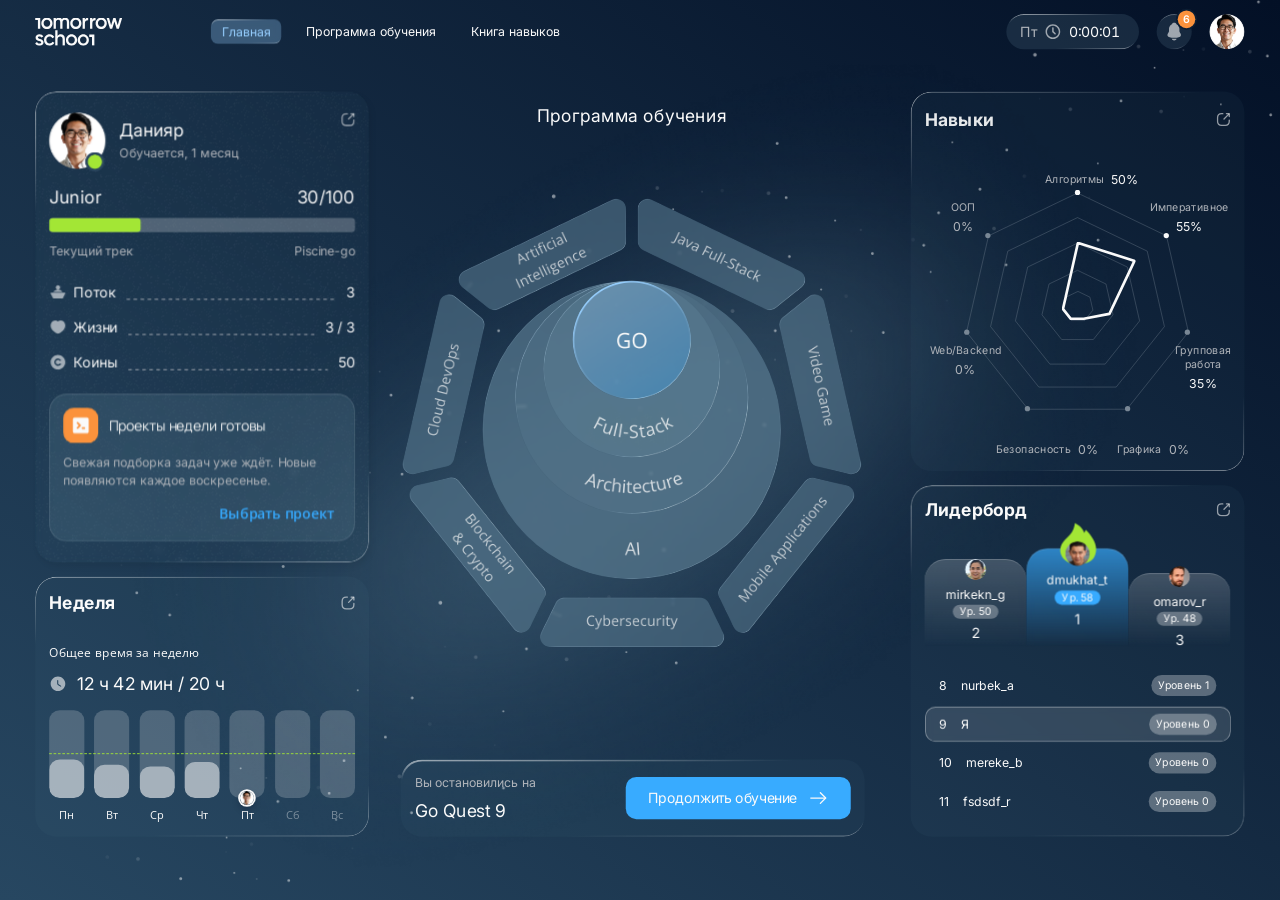
<file: prototypes/tomorrow-school/index.html>
<!DOCTYPE html>
<html lang="ru">
<head>
<meta charset="UTF-8">
<meta name="viewport" content="width=device-width, initial-scale=1">
<title>Tomorrow School — Главная</title>
<link rel="preconnect" href="https://fonts.googleapis.com">
<link rel="preconnect" href="https://fonts.gstatic.com" crossorigin>
<link href="https://fonts.googleapis.com/css2?family=Inter:wght@400&family=Manrope:wght@400&family=Open+Sans:wght@400;600&display=swap" rel="stylesheet">
<style>
  :root {
    --text: #fafafa;
    --text-muted: #b0b4ba;
    --accent: #38abff;
    --accent-deep: #0087ff;
    --nav-active: #97cfff;
    --glass: rgba(94, 129, 151, 0.2);
    --glass-edge: rgba(255, 255, 255, 0.14);
    --bg-from: #031026;
    --bg-to: #274761;
  }

  * { box-sizing: border-box; margin: 0; padding: 0; }

  html, body { height: 100%; }

  body {
    background: linear-gradient(to bottom left, var(--bg-from), var(--bg-to));
    color: var(--text);
    font-family: "Inter", system-ui, sans-serif;
    font-weight: 400;
    overflow-x: hidden;
    -webkit-font-smoothing: antialiased;
  }

  /* Холст 1440×1024 как во фрейме Figma, масштабируется под окно */
  .viewport { position: relative; width: 100%; overflow: hidden; }
  .stage {
    position: absolute; top: 0; left: 0;
    width: 1440px; height: 1024px;
    transform-origin: 0 0;
    overflow: hidden;
  }
  /* Градиент Figma задан в нормализованных координатах фрейма: рисуем на квадрате и растягиваем до 1440×1024 */
  .stage > .grad {
    position: absolute; left: 0; top: 0;
    width: 1024px; height: 1024px;
    transform: scaleX(1.40625); transform-origin: 0 0;
    background: linear-gradient(225deg, var(--bg-from), var(--bg-to));
  }
  .stage > .bg {
    position: absolute; left: 0; top: 0;
    width: 1440px; height: 1024px;
    pointer-events: none;
  }
  .abs { position: absolute; }

  /* Поверхность карточек (обновлённый макет): заливка #5E8197 6% без стекла */
  .glass { background: rgba(94, 129, 151, 0.06); }

  /* Обводка из Figma: 1px inside, белый линейный градиент 60% → 40% → 0 → 0 → 40% → 60%.
     Градиент задан в нормализованных координатах фрейма, поэтому рисуем его SVG-картинкой,
     растянутой на весь блок (preserveAspectRatio=none), и оставляем только рамку через mask. */
  .edge { --bw: 1px; }
  .edge::before {
    content: ""; position: absolute; inset: 0; z-index: 1;
    border-radius: inherit; padding: var(--bw); pointer-events: none;
    background: url("data:image/svg+xml,%3Csvg xmlns='http://www.w3.org/2000/svg' viewBox='0 0 1 1' preserveAspectRatio='none'%3E%3ClinearGradient id='g' x1='0.1277' y1='-0.0155' x2='1' y2='1.0227'%3E%3Cstop offset='0' stop-color='%23fff' stop-opacity='.6'/%3E%3Cstop offset='.0856' stop-color='%23fff' stop-opacity='.4'/%3E%3Cstop offset='.1948' stop-color='%23fff' stop-opacity='0'/%3E%3Cstop offset='.7837' stop-color='%23fff' stop-opacity='0'/%3E%3Cstop offset='.9006' stop-color='%23fff' stop-opacity='.4'/%3E%3Cstop offset='1' stop-color='%23fff' stop-opacity='.6'/%3E%3C/linearGradient%3E%3Crect width='1' height='1' fill='url(%23g)'/%3E%3C/svg%3E") 0 0 / 100% 100% no-repeat;
    -webkit-mask: linear-gradient(#000 0 0) content-box exclude, linear-gradient(#000 0 0);
    mask: linear-gradient(#000 0 0) content-box exclude, linear-gradient(#000 0 0);
  }
  .card { position: relative; border-radius: 24px; overflow: hidden; }
  /* Карточки (.spin): градиент обводки из Figma медленно вращается по часовой стрелке (оборот 30 с).
     Вращение задано SMIL-анимацией внутри SVG, растянутого на карточку, поэтому в начальный
     момент блики стоят точно как в макете, а на широких блоках движутся пропорционально. */
  .spin.edge::before {
    background: url("data:image/svg+xml,%3Csvg xmlns='http://www.w3.org/2000/svg' viewBox='0 0 1 1' preserveAspectRatio='none'%3E%3ClinearGradient id='g' x1='0.1277' y1='-0.0155' x2='1' y2='1.0227'%3E%3CanimateTransform attributeName='gradientTransform' type='rotate' from='0 .5 .5' to='360 .5 .5' dur='30s' repeatCount='indefinite'/%3E%3Cstop offset='0' stop-color='%23fff' stop-opacity='.6'/%3E%3Cstop offset='.0856' stop-color='%23fff' stop-opacity='.4'/%3E%3Cstop offset='.1948' stop-color='%23fff' stop-opacity='0'/%3E%3Cstop offset='.7837' stop-color='%23fff' stop-opacity='0'/%3E%3Cstop offset='.9006' stop-color='%23fff' stop-opacity='.4'/%3E%3Cstop offset='1' stop-color='%23fff' stop-opacity='.6'/%3E%3C/linearGradient%3E%3Crect width='1' height='1' fill='url(%23g)'/%3E%3C/svg%3E") 0 0 / 100% 100% no-repeat;
  }
  /* без анимации — статичная обводка из макета */
  @media (prefers-reduced-motion: reduce) { .spin.edge::before { background: url("data:image/svg+xml,%3Csvg xmlns='http://www.w3.org/2000/svg' viewBox='0 0 1 1' preserveAspectRatio='none'%3E%3ClinearGradient id='g' x1='0.1277' y1='-0.0155' x2='1' y2='1.0227'%3E%3Cstop offset='0' stop-color='%23fff' stop-opacity='.6'/%3E%3Cstop offset='.0856' stop-color='%23fff' stop-opacity='.4'/%3E%3Cstop offset='.1948' stop-color='%23fff' stop-opacity='0'/%3E%3Cstop offset='.7837' stop-color='%23fff' stop-opacity='0'/%3E%3Cstop offset='.9006' stop-color='%23fff' stop-opacity='.4'/%3E%3Cstop offset='1' stop-color='%23fff' stop-opacity='.6'/%3E%3C/linearGradient%3E%3Crect width='1' height='1' fill='url(%23g)'/%3E%3C/svg%3E") 0 0 / 100% 100% no-repeat; } }


  .card-head {
    height: 56px; padding: 16px;
    display: flex; align-items: center; justify-content: space-between;
  }
  .card-title { font-size: 20px; line-height: 24px; letter-spacing: 0.4px; }
  .ic { display: block; flex: none; }

  /* ── Header ─────────────────────────────── */
  .topbar {
    left: 0; top: 0; width: 1440px; height: 72px;
    padding: 16px 32px;
    display: flex; align-items: center; justify-content: space-between;
  }
  .topbar-left { display: flex; align-items: center; gap: 100px; }
  .nav { display: flex; align-items: center; gap: 16px; }
  .nav a {
    display: flex; align-items: center; height: 28px;
    padding: 4px 12px; border-radius: 8px;
    font-size: 14px; line-height: 20px;
    color: var(--text); text-decoration: none;
    transition: background .2s;
  }
  .nav a:hover { background: rgba(151, 207, 255, 0.12); }
  .nav a.active {
    color: var(--nav-active);
    background: rgba(151, 207, 255, 0.3);
    backdrop-filter: blur(4px);
    position: relative;
  }
  .topbar-right { display: flex; align-items: center; gap: 20px; }
  .timer {
    position: relative; background: rgba(94, 129, 151, 0.2);
    height: 40px; padding: 8px 16px; border-radius: 24px;
    display: flex; align-items: center; justify-content: center; gap: 8px;
    font-size: 16px; line-height: 24px;
  }
  .timer-day { color: var(--text-muted); }
  .timer-time { min-width: 64px; font-variant-numeric: tabular-nums; }
  .avatar-sm { width: 40px; height: 40px; border-radius: 50%; display: block; }

  /* ── Left column ────────────────────────── */
  .col-left { left: 32px; top: 104px; width: 380px; display: flex; flex-direction: column; gap: 16px; }

  .profile {
    box-shadow: 2px 4px 8px rgba(0, 0, 0, 0.08);
    backdrop-filter: blur(4px); -webkit-backdrop-filter: blur(4px);
    background:
      url("data:image/svg+xml,%3Csvg xmlns='http://www.w3.org/2000/svg' width='160' height='160'%3E%3Cfilter id='n'%3E%3CfeTurbulence type='fractalNoise' baseFrequency='2.4' numOctaves='1' stitchTiles='stitch'/%3E%3CfeColorMatrix values='0 0 0 0 1 0 0 0 0 1 0 0 0 0 1 0 0 0 1 0'/%3E%3CfeComponentTransfer%3E%3CfeFuncA type='discrete' tableValues='0 0 0 0 0 0 .05 .05 0'/%3E%3C/feComponentTransfer%3E%3C/filter%3E%3Crect width='100%25' height='100%25' filter='url(%23n)'/%3E%3C/svg%3E"),
      rgba(94, 129, 151, 0.06);
  }
  .profile { height: 536px; padding: 24px 16px; display: flex; flex-direction: column; gap: 20px; }
  .profile-top { display: flex; justify-content: space-between; align-items: flex-start; height: 64px; }
  .profile-user { display: flex; align-items: center; gap: 16px; }
  .profile-avatar { width: 64px; height: 64px; position: relative; flex: none; }
  .profile-avatar img { position: absolute; left: 0; top: 0; width: 64px; height: 67px; }
  .profile-name { font-size: 20px; line-height: 24px; letter-spacing: -0.2px; }
  .profile-sub { margin-top: 4px; font-size: 14px; line-height: 20px; color: var(--text-muted); }

  .level { display: flex; flex-direction: column; gap: 12px; }
  .level-row { display: flex; justify-content: space-between; align-items: center; }
  .level-row.big { font-size: 20px; line-height: 24px; }
  .level-row.small { font-size: 14px; line-height: 20px; color: var(--text-muted); }
  .progress { height: 16px; border-radius: 4px; background: rgba(250, 250, 250, 0.24); overflow: hidden; }
  .progress > span { display: block; width: 104px; height: 16px; border-radius: 4px; background: #a3e635; }

  .stats { display: flex; flex-direction: column; gap: 8px; }
  .stat { height: 32px; padding: 4px 0; display: flex; align-items: center; gap: 8px; font-size: 16px; line-height: 24px; }
  .stat .dots {
    flex: 1; height: 24px; margin: 0 4px;
    background-image: linear-gradient(to right, var(--text-muted) 4px, transparent 4px);
    background-size: 8px 1px; background-repeat: repeat-x; background-position: 0 20px;
  }


  /* Уведомление в профиле */
  .notice {
    position: relative; width: 348px; height: 168px; padding: 16px; border-radius: 20px;
    background: rgba(94, 129, 151, 0.2);
    backdrop-filter: blur(4px); -webkit-backdrop-filter: blur(4px);
    box-shadow: inset 0 0 0 1px var(--glass-edge);
    display: flex; flex-direction: column; align-items: flex-end; gap: 12px;
  }
  .notice-head { align-self: stretch; display: flex; align-items: center; gap: 12px; }
  .notice-icon {
    width: 40px; height: 40px; padding: 8px; border-radius: 12px; background: #fb923c; flex: none;
  }
  .notice-title { font-family: "Manrope", sans-serif; font-size: 16px; line-height: 24px; }
  .notice-body { align-self: stretch; font-size: 14px; line-height: 20px; color: var(--text-muted); }
  .notice-link {
    padding: 4px 8px; border-radius: 8px;
    font-family: "Open Sans", sans-serif; font-weight: 600; font-size: 16px; line-height: 24px;
    color: var(--accent); text-decoration: none; transition: background .2s;
  }
  .notice-link:hover { background: rgba(56, 171, 255, 0.12); }

  /* Неделя */
  .week { height: 296px; }
  .week .card-head { height: 60px; }
  .week .card-title { line-height: 28px; letter-spacing: 0; }
  .week-body { padding: 16px; display: flex; flex-direction: column; gap: 16px; }
  .week-total { display: flex; flex-direction: column; gap: 12px; }
  .week-total-label { font-family: "Open Sans", sans-serif; font-size: 14px; line-height: 20px; }
  .week-total-value { display: flex; align-items: center; gap: 12px; font-size: 20px; line-height: 28px; }
  .week-chart { display: flex; flex-direction: column; gap: 12px; }
  .bars, .days { display: flex; justify-content: space-between; }
  /* высота столбика = 8 ч; пунктир на 4 ч — дневная норма (50px от низа); только разметка, без подсказок */
  .bars { position: relative; }
  .bars::before {
    content: ""; position: absolute; left: 0; right: 0; bottom: 50px; z-index: 1;
    border-top: 1px dashed #a3e635; pointer-events: none;
  }
  /* столбик дня по макету Figma (5062:41917): дорожка 20%, заливка 50%, радиус 12 */
  .bar {
    width: 40px; height: 100px; border-radius: 12px;
    background: rgba(250, 250, 250, 0.2);
    display: flex; align-items: flex-end; overflow: hidden;
  }
  .bar > span {
    display: block; width: 40px; height: var(--h); border-radius: 12px; position: relative;
    background: rgba(250, 250, 250, 0.5);
  }
  /* Ховер по дню (макет Figma 2:151682): заливка градиентом #EEFFAE → #D1FE17,
     точка на верхнем крае и подсказка со временем над столбиком */
  .day { position: relative; width: 40px; height: 100px; cursor: pointer; outline: none; }
  .bar > span::after {
    content: ""; position: absolute; inset: 0; border-radius: inherit;
    background: linear-gradient(180deg, #eeffae, #d1fe17);
    opacity: 0; transition: opacity .25s ease;
  }
  .day:hover .bar > span::after, .day:focus-visible .bar > span::after { opacity: 1; }
  .day-dot {
    position: absolute; left: 16px; bottom: calc(var(--h) - 4px); width: 8px; height: 8px; border-radius: 50%;
    background: #fafafa; box-shadow: 0 0 0 2px #436780;
    opacity: 0; transform: scale(.4); transition: opacity .2s ease, transform .2s ease; pointer-events: none;
  }
  .day-tip {
    position: absolute; left: 50%; bottom: calc(var(--h) + 8px); z-index: 2;
    padding: 0 12px; border-radius: 8px; background: #d1fe17;
    font-family: "Manrope", sans-serif; font-size: 16px; line-height: 28px; letter-spacing: 0.08px;
    color: #334f68; white-space: nowrap;
    opacity: 0; transform: translate(-50%, 8px); transition: opacity .2s ease, transform .2s ease; pointer-events: none;
  }
  .day-tip::after { /* стрелка вниз 17×9 */
    content: ""; position: absolute; left: 50%; top: 100%; margin-left: -8px;
    border-left: 8px solid transparent; border-right: 8px solid transparent; border-top: 8px solid #d1fe17;
  }
  .day:hover .day-dot, .day:focus-visible .day-dot { opacity: 1; transform: none; }
  /* Сегодня: аватар 16×16 на верхнем крае столбика — «вы здесь» */
  .day-me {
    position: absolute; left: 12px; bottom: calc(var(--h) - 8px); z-index: 1;
    width: 16px; height: 16px; border-radius: 50%; object-fit: cover;
    box-shadow: 0 0 0 2px #fafafa, 0 4px 8px rgba(3, 16, 38, 0.4);
    pointer-events: none; transition: transform .2s ease;
  }
  .day.today:hover .day-me, .day.today:focus-visible .day-me { transform: scale(1.25); }
  .day.today .day-tip { bottom: calc(var(--h) + 16px); } /* подсказка над аватаром */
  /* Будущие дни (сегодня пятница): пустой столбик, без наведения, подпись приглушена */
  .day.future { cursor: default; }
  .days span.future { color: var(--text-dim, rgba(250, 250, 250, 0.4)); }
  .day:hover .day-tip, .day:focus-visible .day-tip { opacity: 1; transform: translate(-50%, 0); }
  .week-chart, .week-body, .week .card-body { overflow: visible; }
  .days span { width: 40px; text-align: center; font-family: "Open Sans", sans-serif; font-size: 12px; line-height: 16px; letter-spacing: 0.06px; }

  /* ── Center ─────────────────────────────── */
  .program-title {
    left: 450px; top: 104px; width: 522px; height: 56px;
    display: flex; align-items: center; justify-content: center;
    font-size: 20px; line-height: 24px; letter-spacing: 0.4px;
  }
  .program { left: 450px; top: 226px; width: 522px; height: 511px; pointer-events: none; }
  /* Каждый элемент схемы — копия растра из Figma, вырезанная по своему векторному контуру.
     clip-path обрезает и зону наведения, поэтому ховер срабатывает точно по форме. */
  .pg-item {
    position: absolute; inset: 0;
    transition: transform .35s cubic-bezier(.2,.8,.2,1), filter .35s ease;
  }
  .pg-hit {
    position: absolute; inset: 0;
    background: url(assets/program.png) 0 0 / 522px 510px no-repeat;
    pointer-events: auto; cursor: pointer; outline: none;
  }
  /* Ховер: стиль эллипса GO из Figma */
  .pg-hit:not(.pg-go)::after {
    content: ""; position: absolute; inset: 0;
    background: linear-gradient(145.6deg, rgba(151, 207, 255, 0.3) 17.73%, rgba(56, 171, 255, 0.3) 87.02%);
    opacity: 0; transition: opacity .35s ease;
  }
  .pg-hit:hover::after, .pg-hit:focus-visible::after { opacity: 1; }
  /* Подпись кнопки: белый векторный слой поверх серого текста картинки, проявляется при наведении */
  .pg-label { position: absolute; z-index: 2; opacity: 0; transition: opacity .35s ease; pointer-events: none; }
  .pg-hit:hover .pg-label, .pg-hit:focus-visible .pg-label { opacity: 1; }
  /* Круги: при наведении светло-голубая обводка как у GO. Штрих 4px, наружная половина
     срезается clip-path — остаётся 2px внутри */
  .pg-stroke {
    position: absolute; left: 0; top: 0; width: 522px; height: 511px; z-index: 1;
    fill: none; stroke: url(#go-stroke); stroke-width: 4;
    opacity: 0; transition: opacity .35s ease; pointer-events: none;
  }
  .pg-hit:hover .pg-stroke, .pg-hit:focus-visible .pg-stroke { opacity: 1; }
  .pg-item:has(> .pg-hit:hover), .pg-item:has(> .pg-hit:focus-visible) {
    /* лёгкая тень цвета фона (#031026) под наведённым элементом */
    filter: drop-shadow(0 8px 24px rgba(3, 16, 38, 0.3));
  }
  /* GO: активное состояние из макета поверх обычного; при ховере на другой элемент GO становится обычным */
  .pg-go::before {
    content: ""; position: absolute; inset: 0;
    background: url(assets/ring-go.png) 0 0 / 522px 510px no-repeat;
    transition: opacity .35s ease;
  }
  .program:has(.pg-hit:not(.pg-go):hover) .pg-go::before,
  .program:has(.pg-hit:not(.pg-go):focus-visible) .pg-go::before { opacity: 0; }
  /* Сегменты: выдвигаются от центра и чуть увеличиваются вокруг своего центра */
  .seg:has(> .pg-hit:hover), .seg:has(> .pg-hit:focus-visible) {
    transform: translate(var(--dx), var(--dy)) scale(1.05);
  }
  /* Ядро (круги): увеличивается и немного опускается вниз */
  .ring:has(> .pg-hit:hover), .ring:has(> .pg-hit:focus-visible) {
    transform: translateY(8px) scale(1.05);
  }
  /* AI — самый большой круг: 5% для него слишком заметно, поэтому увеличение меньше */
  .ring:has(> .pg-hit[aria-label="AI"]:hover), .ring:has(> .pg-hit[aria-label="AI"]:focus-visible) {
    transform: translateY(8px) scale(1.02);
  }
  @media (prefers-reduced-motion: reduce) {
    .pg-item, .pg-hit, .pg-hit::after, .pg-go::before { transition: none; }
    .seg:has(> .pg-hit:hover), .ring:has(> .pg-hit:hover) { transform: none; }
  }

  .cta {
    left: 448px; top: 864px; width: 528px; height: 88px;
    padding: 16px; border-radius: 24px; --bw: 1.5px;
    display: flex; align-items: center; justify-content: center; gap: 24px;
  }
  .cta-text { width: 216px; display: flex; flex-direction: column; gap: 8px; }
  .cta-label { font-size: 14px; line-height: 20px; color: var(--text-muted); }
  .cta-quest { font-size: 20px; line-height: 28px; }
  .btn {
    width: 256px; height: 48px; padding: 12px 24px; border-radius: 12px; border: 0;
    display: flex; align-items: center; justify-content: center; gap: 12px;
    background: var(--accent);
    color: var(--text); font: inherit; font-size: 16px; letter-spacing: -0.32px; text-decoration: none;
    cursor: pointer; transition: filter .2s, transform .2s;
  }
  .btn:hover { filter: brightness(1.08); }
  .btn:active { transform: translateY(1px); }

  /* ── Right column ───────────────────────── */
  .col-right { left: 1028px; top: 104px; width: 380px; display: flex; flex-direction: column; gap: 16px; }

  .skills { height: 432px; }
  .skills .card-head { padding: 24px 16px 16px; }
  .skills .card-title { color: #e6e8ea; }
  .radar { position: relative; height: 376px; }
  .radar > * { position: absolute; }
  .radar .lbl {
    display: flex; flex-direction: column; align-items: center; gap: 4px;
    font-size: 12px; line-height: 16px; letter-spacing: 0.24px; color: var(--text-muted); text-align: center;
  }
  .radar .lbl.row { flex-direction: row; gap: 8px; }
  .radar .lbl b { font-weight: 400; font-size: 14px; line-height: 20px; letter-spacing: 0.28px; }
  .radar .lbl b.on { color: var(--text); }

  .leaders { height: 400px; display: flex; flex-direction: column; }
  .leaders-body { flex: 1; min-height: 0; padding: 16px; display: flex; flex-direction: column; gap: 24px; }
  .podium { display: flex; align-items: flex-end; height: 112px; }
  .place {
    position: relative; width: 116px; border-radius: 24px 24px 0 0;
    display: flex; flex-direction: column; align-items: center; justify-content: center; gap: 4px;
    backdrop-filter: blur(4px); -webkit-backdrop-filter: blur(4px);
    box-shadow: inset 0 1px 0 0 rgba(255, 255, 255, 0.18);
  }
  .place.p2 { height: 100px; padding: 8px 16px 12px; background: linear-gradient(180deg, rgba(250,250,250,.2), rgba(73,115,142,0)); }
  .place.p1 { height: 112px; padding: 16px 16px 8px; background: linear-gradient(180deg, rgba(56,171,255,.7), rgba(94,129,151,0)); }
  .place.p3 { height: 84px; padding: 4px 16px 8px; background: linear-gradient(180deg, rgba(250,250,250,.2), rgba(72,115,140,0)); }
  .place .who { display: flex; flex-direction: column; align-items: center; gap: 8px; }
  .place .who img { width: 24px; height: 24px; border-radius: 50%; }
  .place .nick { font-size: 14px; line-height: 16px; letter-spacing: 0.07px; }
  .place .num { font-size: 16px; line-height: 24px; letter-spacing: 0.08px; }
  .place .fire { position: absolute; left: 32px; top: -32px; }
  .place .fire-av { position: absolute; left: 44px; top: -8px; width: 28px; height: 28px; border-radius: 50%; }

  .pill {
    display: inline-flex; align-items: center; justify-content: center;
    padding: 0 8px; border-radius: 100px; background: rgba(250, 250, 250, 0.3);
    font-size: 12px; line-height: 16px; letter-spacing: 0.05px; white-space: nowrap;
  }
  .pill.blue { background: var(--accent); }
  .pill.lg { padding: 4px 8px; }

  .list { flex: 1; min-height: 0; overflow-y: auto; scrollbar-width: none; display: flex; flex-direction: column; gap: 4px; }
  .row {
    flex: none; height: 40px; padding: 8px 16px; border-radius: 12px;
    display: flex; align-items: center; justify-content: space-between;
    font-size: 14px; line-height: 20px; letter-spacing: 0.07px;
  }
  .row .n { display: flex; gap: 16px; }
  .row.me {
    background: rgba(250, 250, 250, 0.12);
    box-shadow: inset 0 0 0 1px rgba(255, 255, 255, 0.35);
    backdrop-filter: blur(4px);
  }
  .export { opacity: .95; transition: opacity .2s; }
  .export:hover { opacity: 1; }
</style>
</head>
<body>
<div class="viewport" id="viewport">
  <div class="stage" id="stage">
    <div class="grad"></div>
    <img class="bg" src="assets/bg.png" alt="">

    <!-- Header -->
    <header class="abs topbar">
      <div class="topbar-left">
        <img class="ic" src="assets/logo.svg" width="100" height="32" alt="Tomorrow School">
        <nav class="nav">
          <a href="index.html" class="active edge spin" aria-current="page">Главная</a>
          <a href="program.html">Программа обучения</a>
          <a href="skills.html">Книга навыков</a>
        </nav>
      </div>
      <div class="topbar-right">
        <div class="timer edge spin" role="timer" aria-label="Учебное время за сегодня, пятница">
          <span class="timer-day">Пт</span>
          <img class="ic" src="assets/ic-timer.svg" width="20" height="20" alt="">
          <time class="timer-time" datetime="PT0H0M0S" aria-label="Время за сегодня">0:00:00</time>
        </div>
        <img class="avatar-sm" src="assets/avatar-header.png" alt="Профиль">
      </div>
    </header>

    <!-- Left column -->
    <div class="abs col-left">
      <section class="card glass edge spin profile">
        <div class="profile-top">
          <div class="profile-user">
            <div class="profile-avatar"><img src="assets/avatar-main.png" alt="Данияр"></div>
            <div>
              <div class="profile-name">Данияр</div>
              <div class="profile-sub">Обучается, 1 месяц</div>
            </div>
          </div>
          <img class="ic export" src="assets/ic-export-week.svg" width="16" height="16" alt="Открыть">
        </div>
        <div class="level">
          <div class="level-row big"><span>Junior</span><span>30/100</span></div>
          <div class="progress"><span></span></div>
          <div class="level-row small"><span>Текущий трек</span><span>Piscine-go</span></div>
        </div>
        <div class="stats">
          <div class="stat"><img class="ic" src="assets/ic-speech.svg" width="20" height="20" alt=""><span>Поток</span><i class="dots"></i><span>3</span></div>
          <div class="stat"><img class="ic" src="assets/ic-heart.svg" width="20" height="20" alt=""><span>Жизни</span><i class="dots"></i><span>3 / 3</span></div>
          <div class="stat"><img class="ic" src="assets/ic-coin.svg" width="20" height="20" alt=""><span>Коины</span><i class="dots"></i><span>50</span></div>
        </div>
        <div class="notice">
          <div class="notice-head">
            <img class="ic notice-icon" src="assets/ic-terminal.svg" width="40" height="40" alt="">
            <span class="notice-title">Проекты недели готовы</span>
          </div>
          <p class="notice-body">Свежая подборка задач уже ждёт. Новые появляются каждое воскресенье.</p>
          <a href="program.html" class="notice-link">Выбрать проект</a>
        </div>
      </section>


      <section class="card glass edge spin week">
        <div class="card-head">
          <h2 class="card-title">Неделя</h2>
          <img class="ic export" src="assets/ic-export-week.svg" width="16" height="16" alt="Открыть">
        </div>
        <div class="week-body">
          <div class="week-total">
            <span class="week-total-label">Общее время за неделю</span>
            <div class="week-total-value">
              <img class="ic" src="assets/ic-clock-week.svg" width="20" height="20" alt="">
              <!-- Пн–Чт = 12 ч 42 мин; пятница добавляется из таймера (assets/timer.js): 12:42 + 3:18 = 16 ч -->
              <span class="week-sum" data-base-min="762" data-goal-h="20">12 ч 42 мин / 20 ч</span>
            </div>
          </div>
          <div class="week-chart">
            <div class="bars">
              <div class="day" tabindex="0" style="--h:43.8px" aria-label="Понедельник: 3ч 30м"><div class="bar"><span></span></div><i class="day-dot"></i><span class="day-tip">3ч 30м</span></div>
              <div class="day" tabindex="0" style="--h:38.5px" aria-label="Вторник: 3ч 5м"><div class="bar"><span></span></div><i class="day-dot"></i><span class="day-tip">3ч 5м</span></div>
              <div class="day" tabindex="0" style="--h:35.8px" aria-label="Среда: 2ч 52м"><div class="bar"><span></span></div><i class="day-dot"></i><span class="day-tip">2ч 52м</span></div>
              <div class="day" tabindex="0" style="--h:40.6px" aria-label="Четверг: 3ч 15м"><div class="bar"><span></span></div><i class="day-dot"></i><span class="day-tip">3ч 15м</span></div>
              <div class="day today" tabindex="0" style="--h:0px" aria-label="Пятница, сегодня: 0м"><div class="bar"><span></span></div><img class="day-me" src="assets/avatar-header.png" width="16" height="16" alt=""><span class="day-tip">0м</span></div>
              <div class="day future" style="--h:0px" role="img" aria-label="Суббота: ещё не наступила"><div class="bar"></div></div>
              <div class="day future" style="--h:0px" role="img" aria-label="Воскресенье: ещё не наступило"><div class="bar"></div></div>
            </div>
            <div class="days"><span>Пн</span><span>Вт</span><span>Ср</span><span>Чт</span><span>Пт</span><span class="future">Сб</span><span class="future">Вс</span></div>
          </div>
        </div>
      </section>
    </div>

    <!-- Center -->
    <h1 class="abs program-title" style="font-weight:400">Программа обучения</h1>
    <!-- Обводка GO из Figma: 2px inside, #97CFFF → rgba(91,126,148,0) -->
    <svg width="0" height="0" style="position:absolute" aria-hidden="true">
      <defs>
        <linearGradient id="go-stroke" x1="0.15" y1="0" x2="0.62" y2="0.83">
          <stop offset="0" stop-color="#97cfff"/>
          <stop offset="1" stop-color="#5b7e94" stop-opacity="0"/>
        </linearGradient>
      </defs>
    </svg>
    <div class="abs program" role="group" aria-label="Карта программы обучения">
      <div class="pg-item seg" style="--dx:-2.7px;--dy:-5.4px;transform-origin:157.9px 62.6px"><a href="#" class="pg-hit" aria-label="Artificial Intelligence" style="clip-path:path('M254.406 11.2907C254.406 2.98118 245.724 -2.4746 238.238 1.13042L70.1238 82.0897C62.6397 85.6941 61.4894 95.8794 67.9811 101.062L97.3169 124.483C100.704 127.187 105.341 127.71 109.245 125.83L248.022 58.9976C251.925 57.1182 254.406 53.1699 254.406 48.8383V11.2907Z')"><img class="pg-label" src="assets/lbl-artint.svg" width="83" height="65" style="left:127px;top:37px" alt=""></a></div>
      <div class="pg-item seg" style="--dx:2.7px;--dy:-5.4px;transform-origin:364.1px 62.6px"><a href="#" class="pg-hit" aria-label="Java Full-Stack" style="clip-path:path('M267.602 11.2907C267.602 2.98118 276.283 -2.4746 283.77 1.13042L451.884 82.0897C459.368 85.6941 460.518 95.8794 454.027 101.062L424.691 124.483C421.304 127.187 416.667 127.71 412.763 125.83L273.986 58.9976C270.083 57.1182 267.602 53.1699 267.602 48.8383V11.2907Z')"><img class="pg-label" src="assets/lbl-java.svg" width="105" height="59" style="left:305px;top:36px" alt=""></a></div>
      <div class="pg-item seg" style="--dx:-6.0px;--dy:-1.2px;transform-origin:46.3px 210.6px"><a href="#" class="pg-hit" aria-label="Cloud DevOps" style="clip-path:path('M59.893 111.334C53.397 106.148 43.713 109.534 41.8633 117.638L0.29126 299.778C-1.55949 307.887 5.70506 315.14 13.8108 313.277L50.4323 304.859C54.6473 303.889 57.9367 300.595 58.8991 296.378L93.2013 146.088C94.1645 141.868 92.6267 137.469 89.2435 134.767L59.893 111.334Z')"><img class="pg-label" src="assets/lbl-cloud.svg" width="39" height="106" style="left:27px;top:164px" alt=""></a></div>
      <div class="pg-item seg" style="--dx:6.0px;--dy:-1.2px;transform-origin:475.7px 210.6px"><a href="#" class="pg-hit" aria-label="Video Game" style="clip-path:path('M462.1 111.334C468.596 106.148 478.279 109.534 480.129 117.637L521.702 299.778C523.553 307.887 516.287 315.141 508.181 313.277L471.561 304.858C467.346 303.889 464.055 300.595 463.093 296.378L428.791 146.088C427.828 141.868 429.366 137.468 432.749 134.767L462.1 111.334Z')"><img class="pg-label" src="assets/lbl-video.svg" width="29" height="92" style="left:460px;top:166px" alt=""></a></div>
      <div class="pg-item seg" style="--dx:-4.8px;--dy:3.6px;transform-origin:84.4px 406.3px"><a href="#" class="pg-hit" aria-label="Blockchain & Crypto" style="clip-path:path('M64.5584 321.446C61.8537 318.054 57.4435 316.514 53.2159 317.486L16.6503 325.892C8.55936 327.752 5.1843 337.422 10.3605 343.913L126.505 489.553C131.68 496.043 141.856 494.906 145.472 487.434L161.812 453.666C163.702 449.76 163.182 445.116 160.477 441.724L64.5584 321.446Z')"><img class="pg-label" src="assets/lbl-block.svg" width="72" height="79" style="left:56px;top:358px" alt=""></a></div>
      <div class="pg-item seg" style="--dx:4.8px;--dy:3.6px;transform-origin:437.6px 406.5px"><a href="#" class="pg-hit" aria-label="Mobile Applications" style="clip-path:path('M457.511 321.713C460.216 318.321 464.626 316.782 468.854 317.754L505.42 326.159C513.511 328.019 516.886 337.689 511.71 344.18L395.565 489.82C390.39 496.309 380.213 495.172 376.598 487.701L360.259 453.932C358.369 450.026 358.888 445.383 361.593 441.99L457.511 321.713Z')"><img class="pg-label" src="assets/lbl-mobile.svg" width="102" height="121" style="left:381px;top:339px" alt=""></a></div>
      <div class="pg-item seg" style="--dx:0.0px;--dy:6.0px;transform-origin:261.3px 481.9px"><a href="#" class="pg-hit" aria-label="Cybersecurity" style="clip-path:path('M338.508 453.685C342.831 453.685 346.775 456.157 348.658 460.049L365.028 493.878C368.651 501.366 363.195 510.066 354.876 510.066H167.658C159.319 510.066 153.865 501.328 157.527 493.837L174.069 460.008C175.961 456.138 179.891 453.685 184.198 453.685H338.508Z')"><img class="pg-label" src="assets/lbl-cyber.svg" width="104" height="17" style="left:209px;top:473px" alt=""></a></div>
      <div class="pg-item ring" style="transform-origin:260.847px 263.217px"><a href="#" class="pg-hit" aria-label="AI" style="background-image:url(assets/ring-ai.png);clip-path:circle(169.785px at 260.847px 263.217px)"><svg class="pg-stroke" viewBox="0 0 522 511" aria-hidden="true"><circle cx="260.847" cy="263.217" r="169.785"/></svg><img class="pg-label" src="assets/lbl-ai.svg" width="111" height="109" style="left:206px;top:344px" alt=""></a></div>
      <div class="pg-item ring" style="transform-origin:260.847px 226.045px"><a href="#" class="pg-hit" aria-label="Architecture" style="background-image:url(assets/ring-arch.png);clip-path:circle(132.613px at 260.847px 226.045px)"><svg class="pg-stroke" viewBox="0 0 522 511" aria-hidden="true"><circle cx="260.847" cy="226.045" r="132.613"/></svg><img class="pg-label" src="assets/lbl-arch.svg" width="112" height="23" style="left:207px;top:313px" alt=""></a></div>
      <div class="pg-item ring" style="transform-origin:260.847px 193.896px"><a href="#" class="pg-hit" aria-label="Full-Stack" style="background-image:url(assets/ring-fs.png);clip-path:circle(100.464px at 260.847px 193.896px)"><svg class="pg-stroke" viewBox="0 0 522 511" aria-hidden="true"><circle cx="260.847" cy="193.896" r="100.464"/></svg><img class="pg-label" src="assets/lbl-fs.svg" width="185" height="118" style="left:170px;top:201px" alt=""></a></div>
      <div class="pg-item ring" style="transform-origin:260.835px 160.743px"><a href="program.html" class="pg-hit pg-go" aria-label="GO" style="background-image:url(assets/ring-go-default.png);clip-path:circle(67.3112px at 260.835px 160.743px)"><img class="pg-label" src="assets/lbl-go.svg" width="34" height="18" style="left:244px;top:152px" alt=""></a></div>
    </div>

    <section class="abs cta glass edge spin">
      <div class="cta-text">
        <span class="cta-label">Вы остановились на</span>
        <span class="cta-quest">Go Quest 9</span>
      </div>
      <a class="btn" href="lesson.html?from=index.html">
        Продолжить обучение
        <img class="ic" src="assets/ic-arrow.svg" width="24" height="24" alt="">
      </a>
    </section>

    <!-- Right column -->
    <div class="abs col-right">
      <section class="card glass edge spin skills">
        <div class="card-head">
          <h2 class="card-title">Навыки</h2>
          <img class="ic export" src="assets/ic-export-week.svg" width="16" height="16" alt="Открыть">
        </div>
        <div class="radar">
          <img src="assets/radar-grid.svg" width="260" height="263" style="left:60px;top:56px" alt="">
          <img src="assets/radar-value.svg" width="85" height="90" style="left:172px;top:115px" alt="">
          <div class="lbl row" style="left:137px;top:24px;width:106px">Алгоритмы <b class="on">50%</b></div>
          <div class="lbl" style="left:46px;top:68px;width:28px">ООП <b>0%</b></div>
          <div class="lbl" style="left:272px;top:68px;width:90px">Императивное <b class="on">55%</b></div>
          <div class="lbl" style="left:22px;top:231px;width:81px">Web/Backend <b>0%</b></div>
          <div class="lbl" style="left:301px;top:231px;width:64px">Групповая работа <b class="on">35%</b></div>
          <div class="lbl row" style="left:81px;top:331px">Безопасность <b>0%</b></div>
          <div class="lbl row" style="left:219px;top:331px">Графика <b>0%</b></div>
        </div>
      </section>

      <section class="card glass edge spin leaders" style="overflow:hidden">
        <div class="card-head">
          <h2 class="card-title">Лидерборд</h2>
          <img class="ic export" src="assets/ic-export-week.svg" width="16" height="16" alt="Открыть">
        </div>
        <div class="leaders-body">
          <div class="podium">
            <div class="place p2">
              <div class="who"><img src="assets/av-mirkekn.png" alt=""><span class="nick">mirkekn_g</span></div>
              <span class="pill">Ур. 50</span>
              <span class="num">2</span>
            </div>
            <div class="place p1">
              <img class="fire" src="assets/ic-fire.svg" width="54" height="54" alt="">
              <img class="fire-av" src="assets/av-dmukhat.png" alt="">
              <span class="nick">dmukhat_t</span>
              <span class="pill blue">Ур. 58</span>
              <span class="num">1</span>
            </div>
            <div class="place p3">
              <div class="who"><img src="assets/av-omarov.png" alt=""><span class="nick">omarov_r</span></div>
              <span class="pill">Ур. 48</span>
              <span class="num">3</span>
            </div>
          </div>
          <div class="list">
            <div class="row"><span class="n"><span>8</span><span>nurbek_a</span></span><span class="pill lg">Уровень 1</span></div>
            <div class="row me"><span class="n"><span>9</span><span>Я</span></span><span class="pill lg">Уровень 0</span></div>
            <div class="row"><span class="n"><span>10</span><span>mereke_b</span></span><span class="pill lg">Уровень 0</span></div>
            <div class="row"><span class="n"><span>11</span><span>fsdsdf_r</span></span><span class="pill lg">Уровень 0</span></div>
            <div class="row"><span class="n"><span>11</span><span>kayrtuli_n</span></span><span class="pill lg">Уровень 0</span></div>
          </div>
        </div>
      </section>
    </div>
  </div>
</div>

<script src="assets/timer.js"></script>
<script src="assets/notifications.js"></script>
<script>
  // Вписывает холст 1440×1024 в окно; на узких экранах — по ширине с вертикальной прокруткой
  (function () {
    const vp = document.getElementById('viewport');
    const stage = document.getElementById('stage');
    function fit() {
      const scale = Math.min(window.innerWidth / 1440, window.innerHeight / 1024) || 1;
      const k = window.innerWidth < 1000 ? window.innerWidth / 1440 : scale;
      stage.style.transform = 'scale(' + k + ')';
      stage.style.left = Math.max(0, (window.innerWidth - 1440 * k) / 2) + 'px';
      vp.style.height = Math.max(window.innerHeight, 1024 * k) + 'px';
    }
    fit();
    window.addEventListener('resize', fit);
  })();
</script>
<script>
  window.REVEAL = [
    // всё начинает появляться в первые ~500 мс: карточки ведут, содержимое идёт следом
    ['.topbar-left > *, .topbar-right > *', 0, 40],
    ['.col-left > .card', 60, 60],
    ['.col-right > .card', 100, 60],
    ['.program-title', 100],
    ['.pg-item.ring', 160, 50, 'pop'],
    ['.pg-item.seg', 300, 30, 'pop'],
    ['.progress > span', 260, 0, 'wipe'],
    ['.stat', 240, 40],
    ['.bar > span', 300, 30, 'grow'],
    ['.place', 300, 40, 'pop'],
    ['.list .row', 340, 30],
    ['.notice', 280],
    ['.week-total', 280],
    ['.cta', 420]
  ];
</script>
<script src="assets/reveal.js"></script>
</body>
</html>
</file>
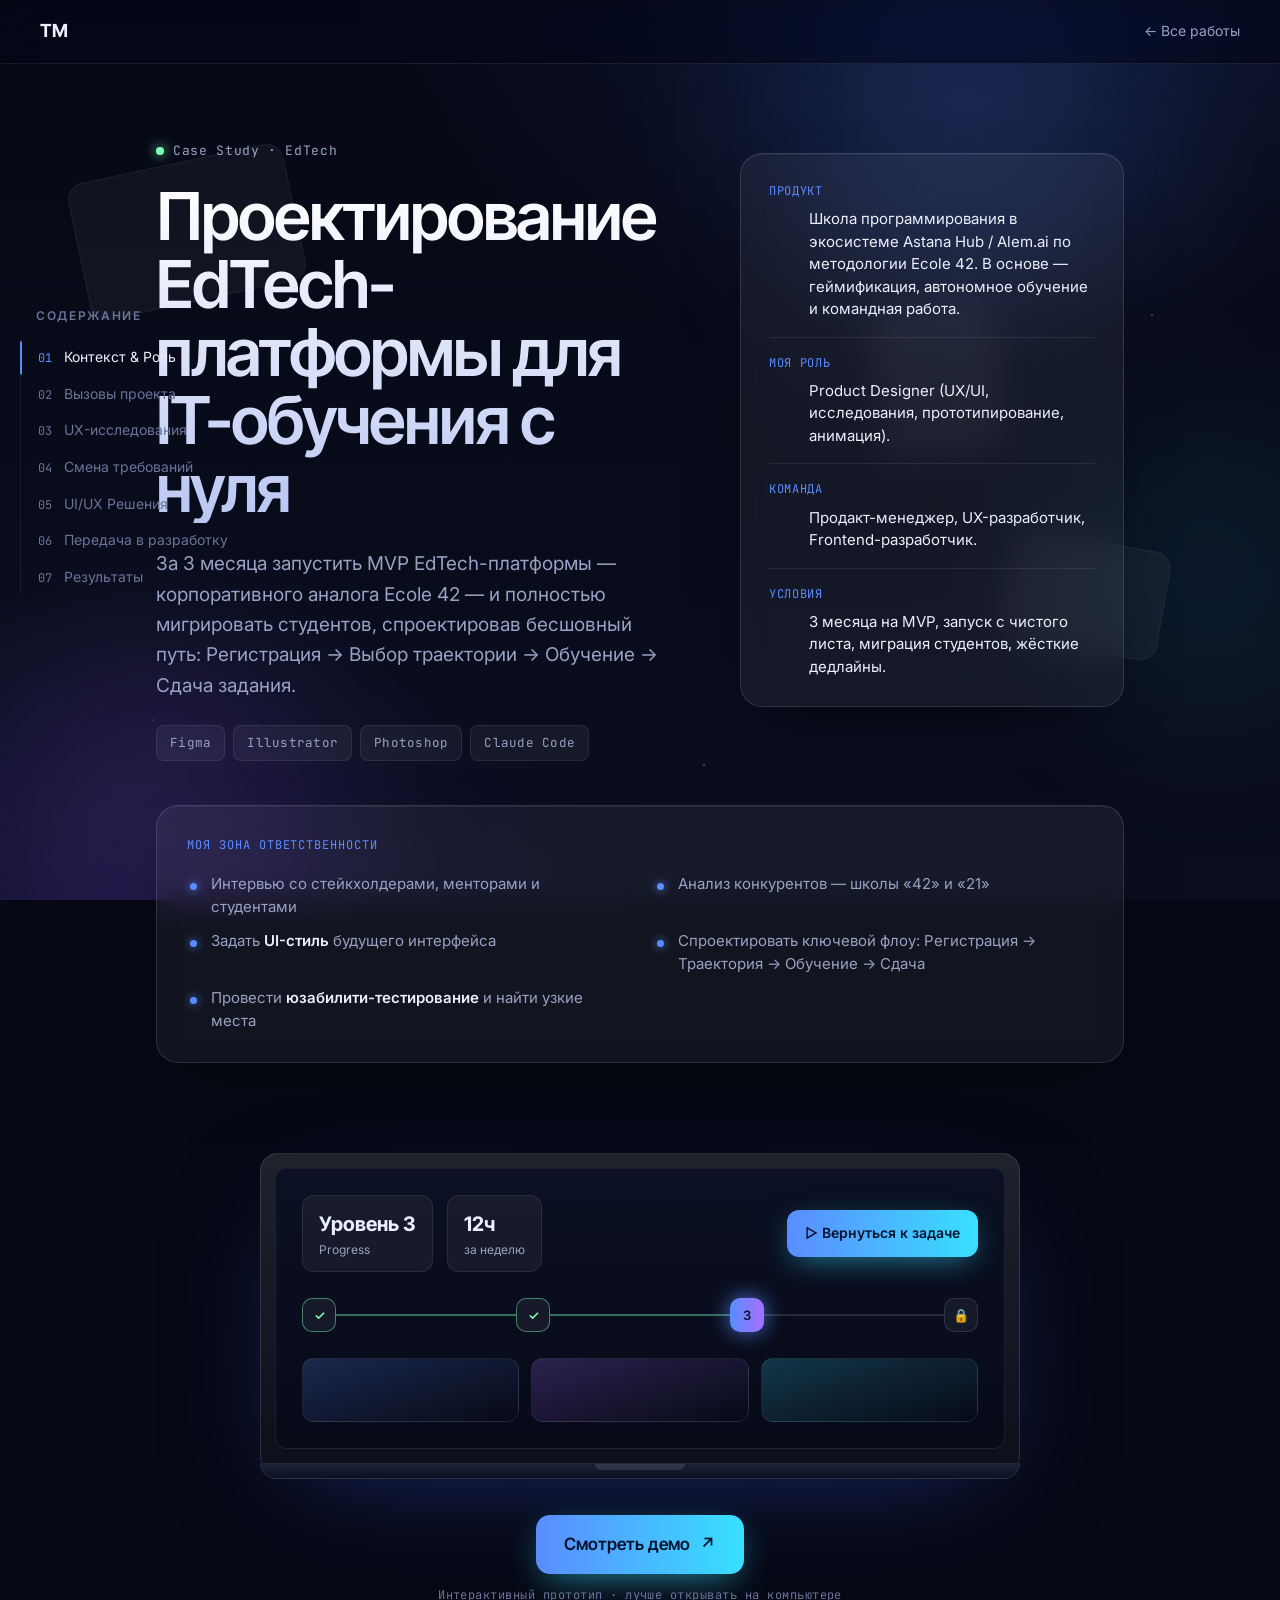
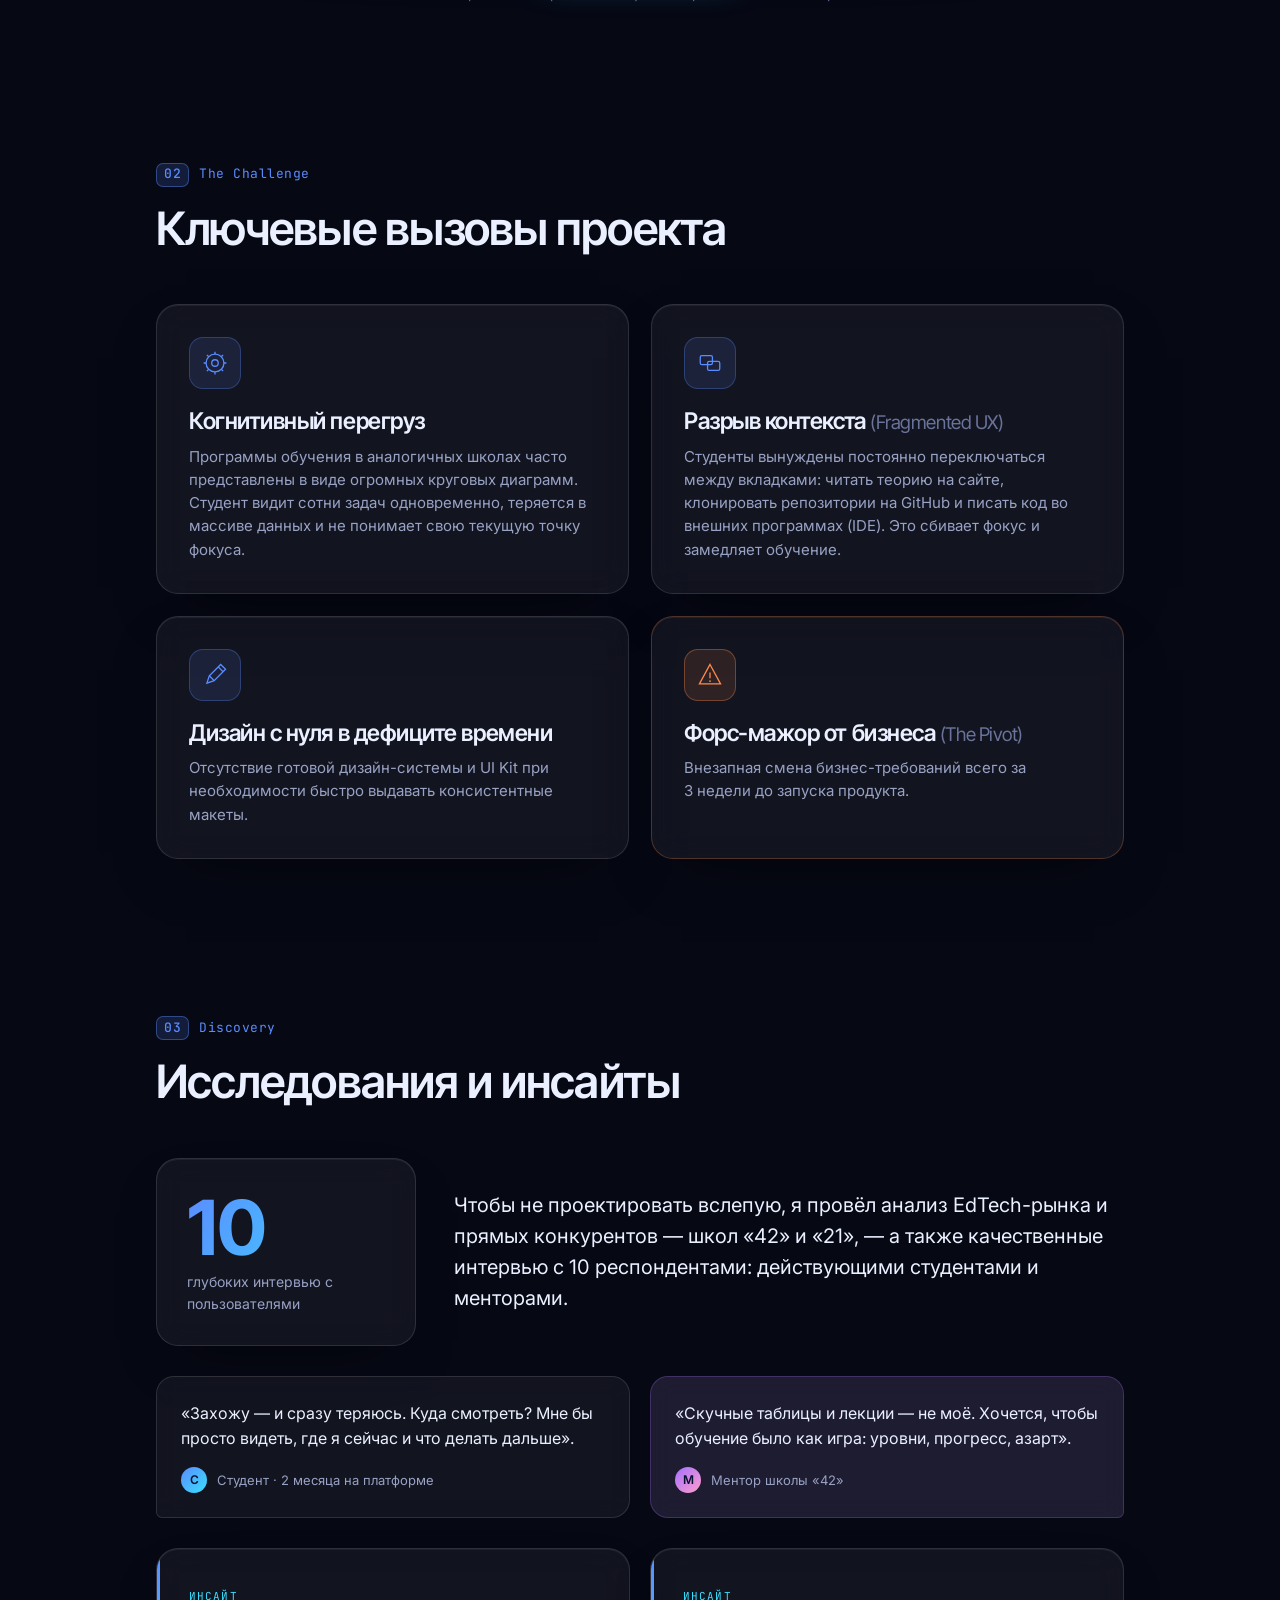
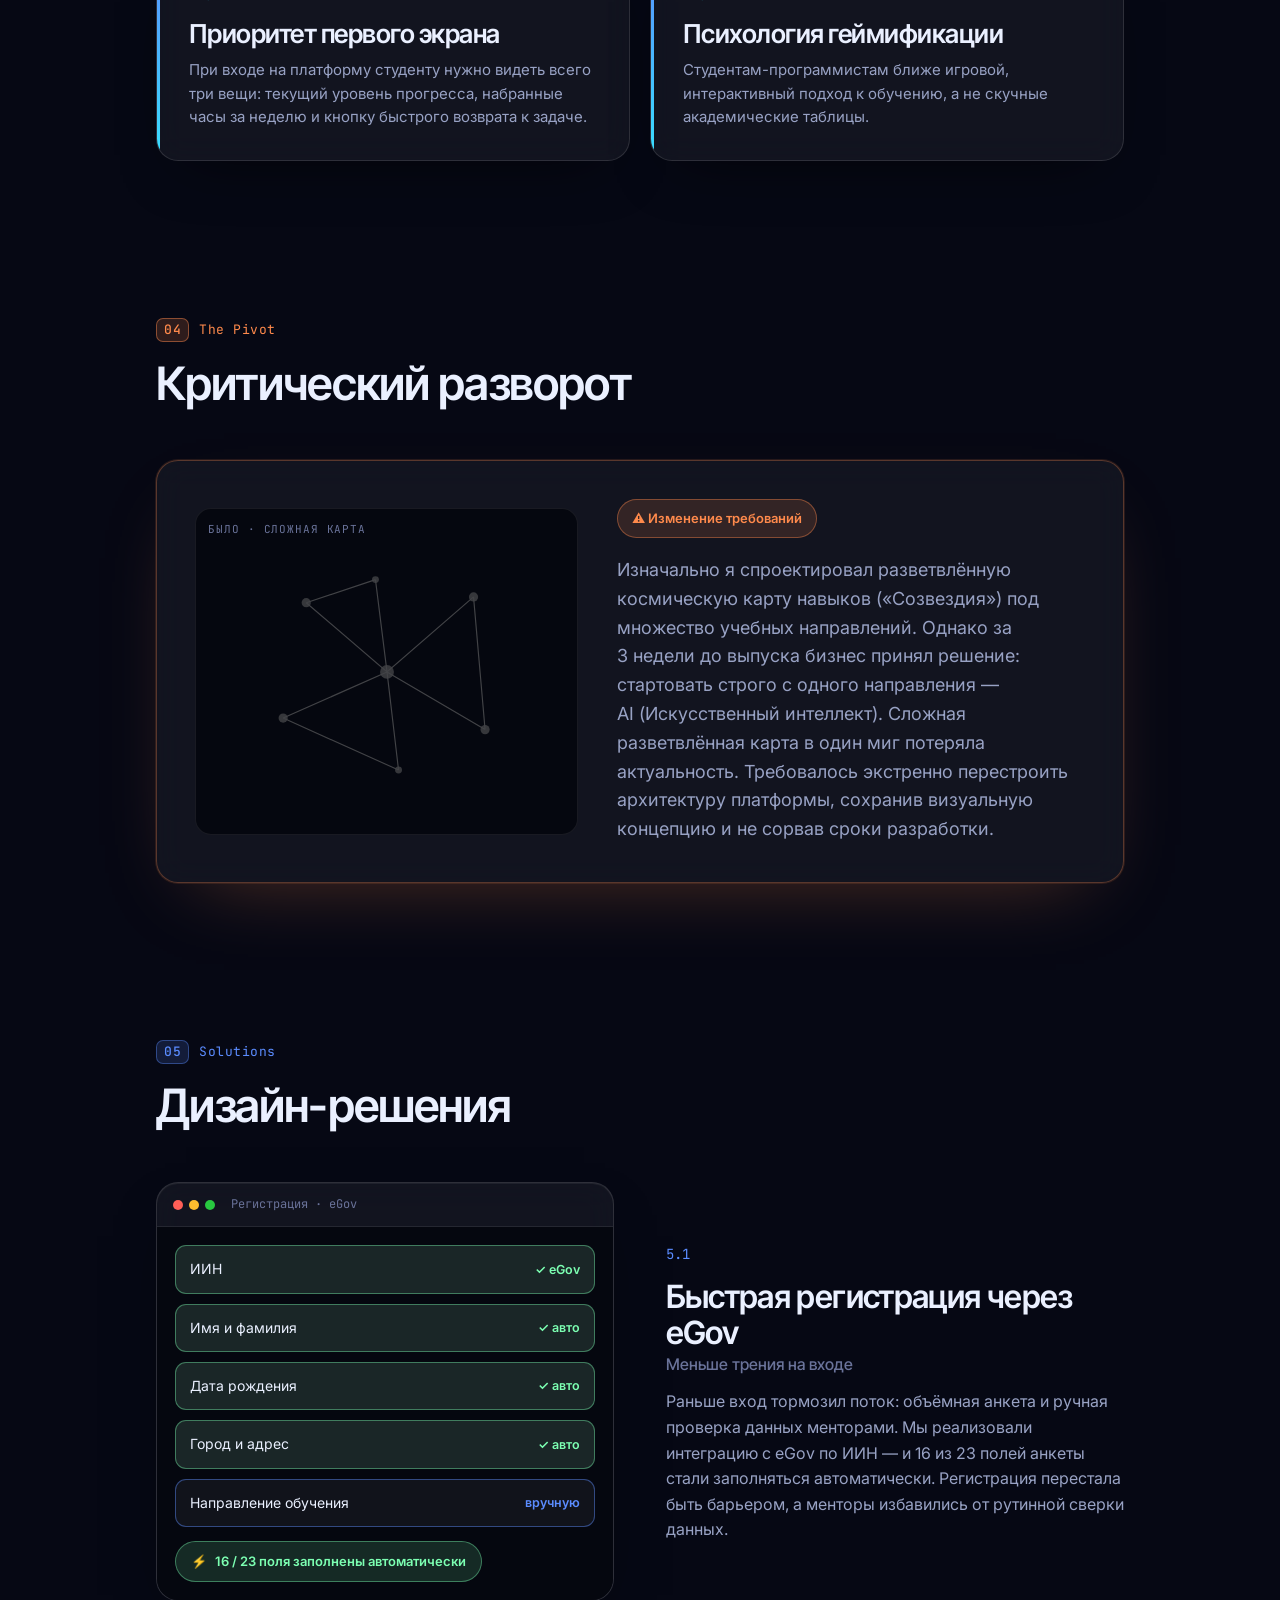
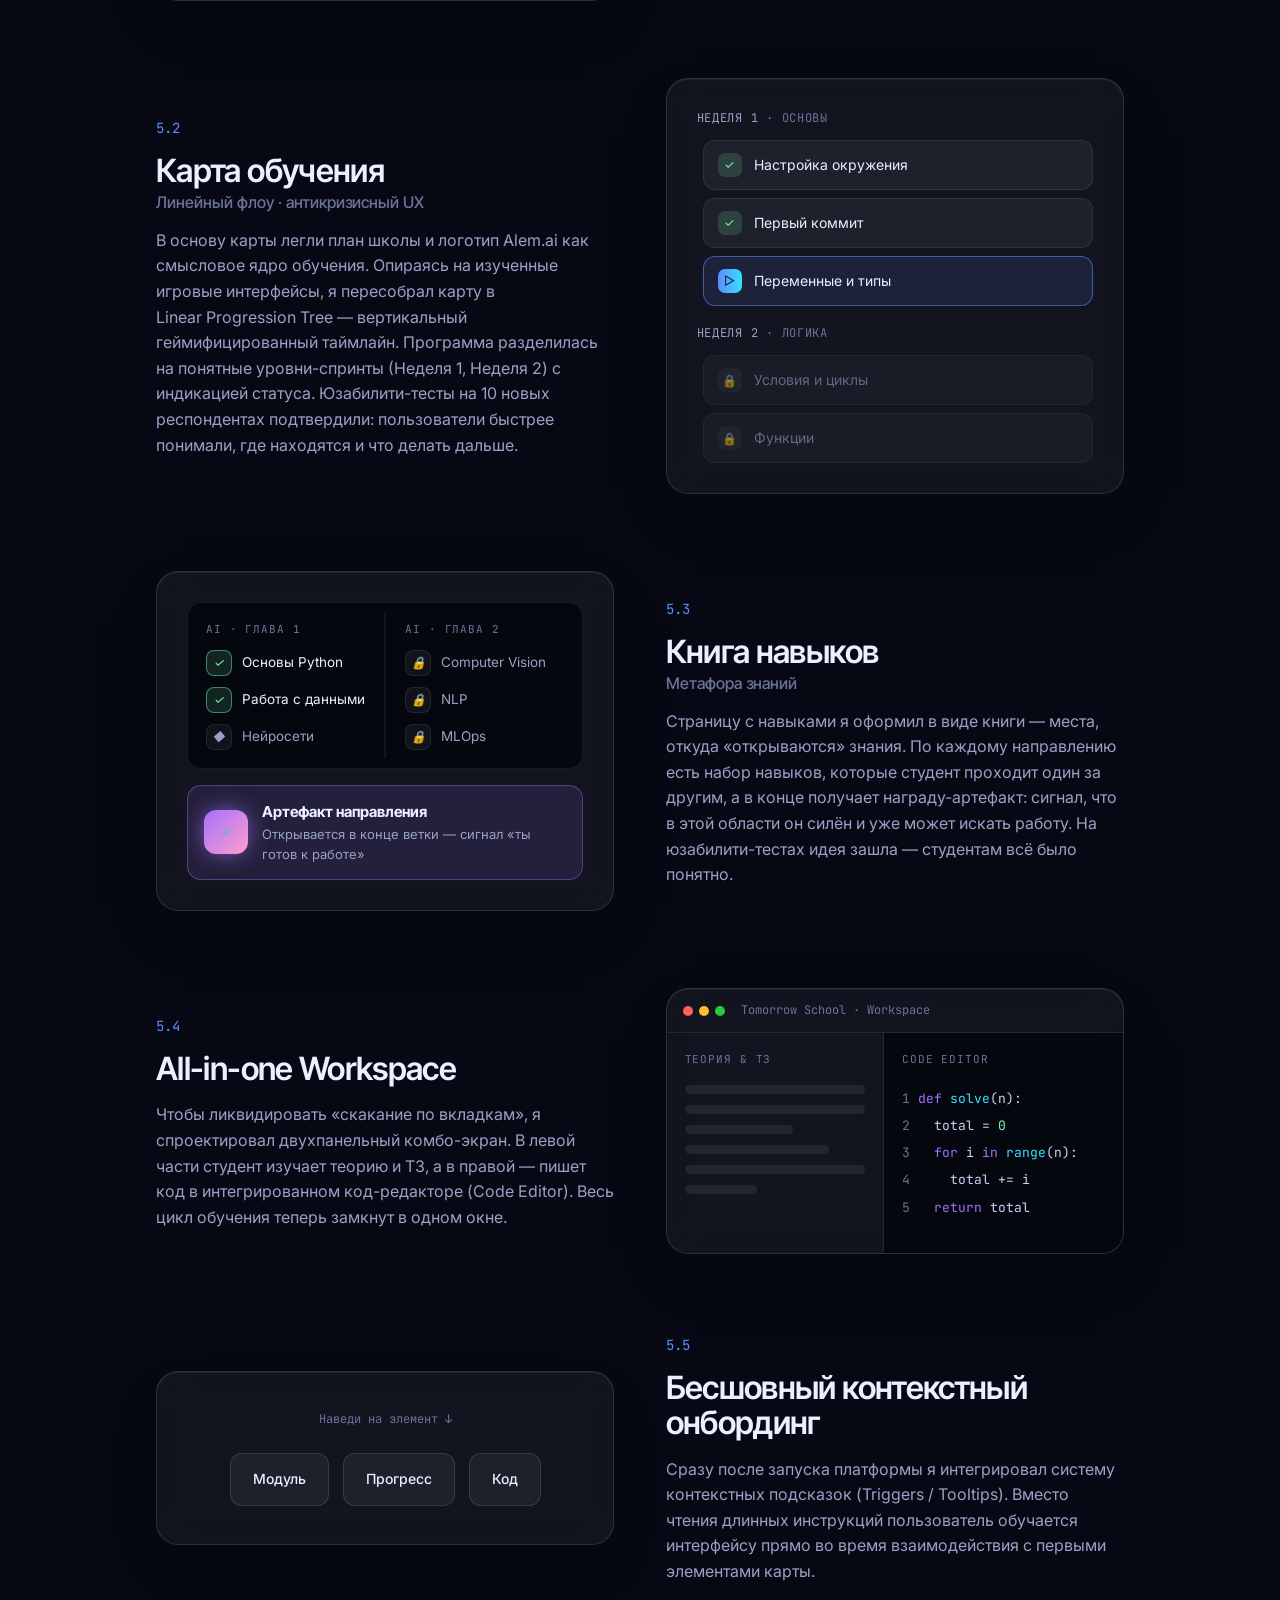
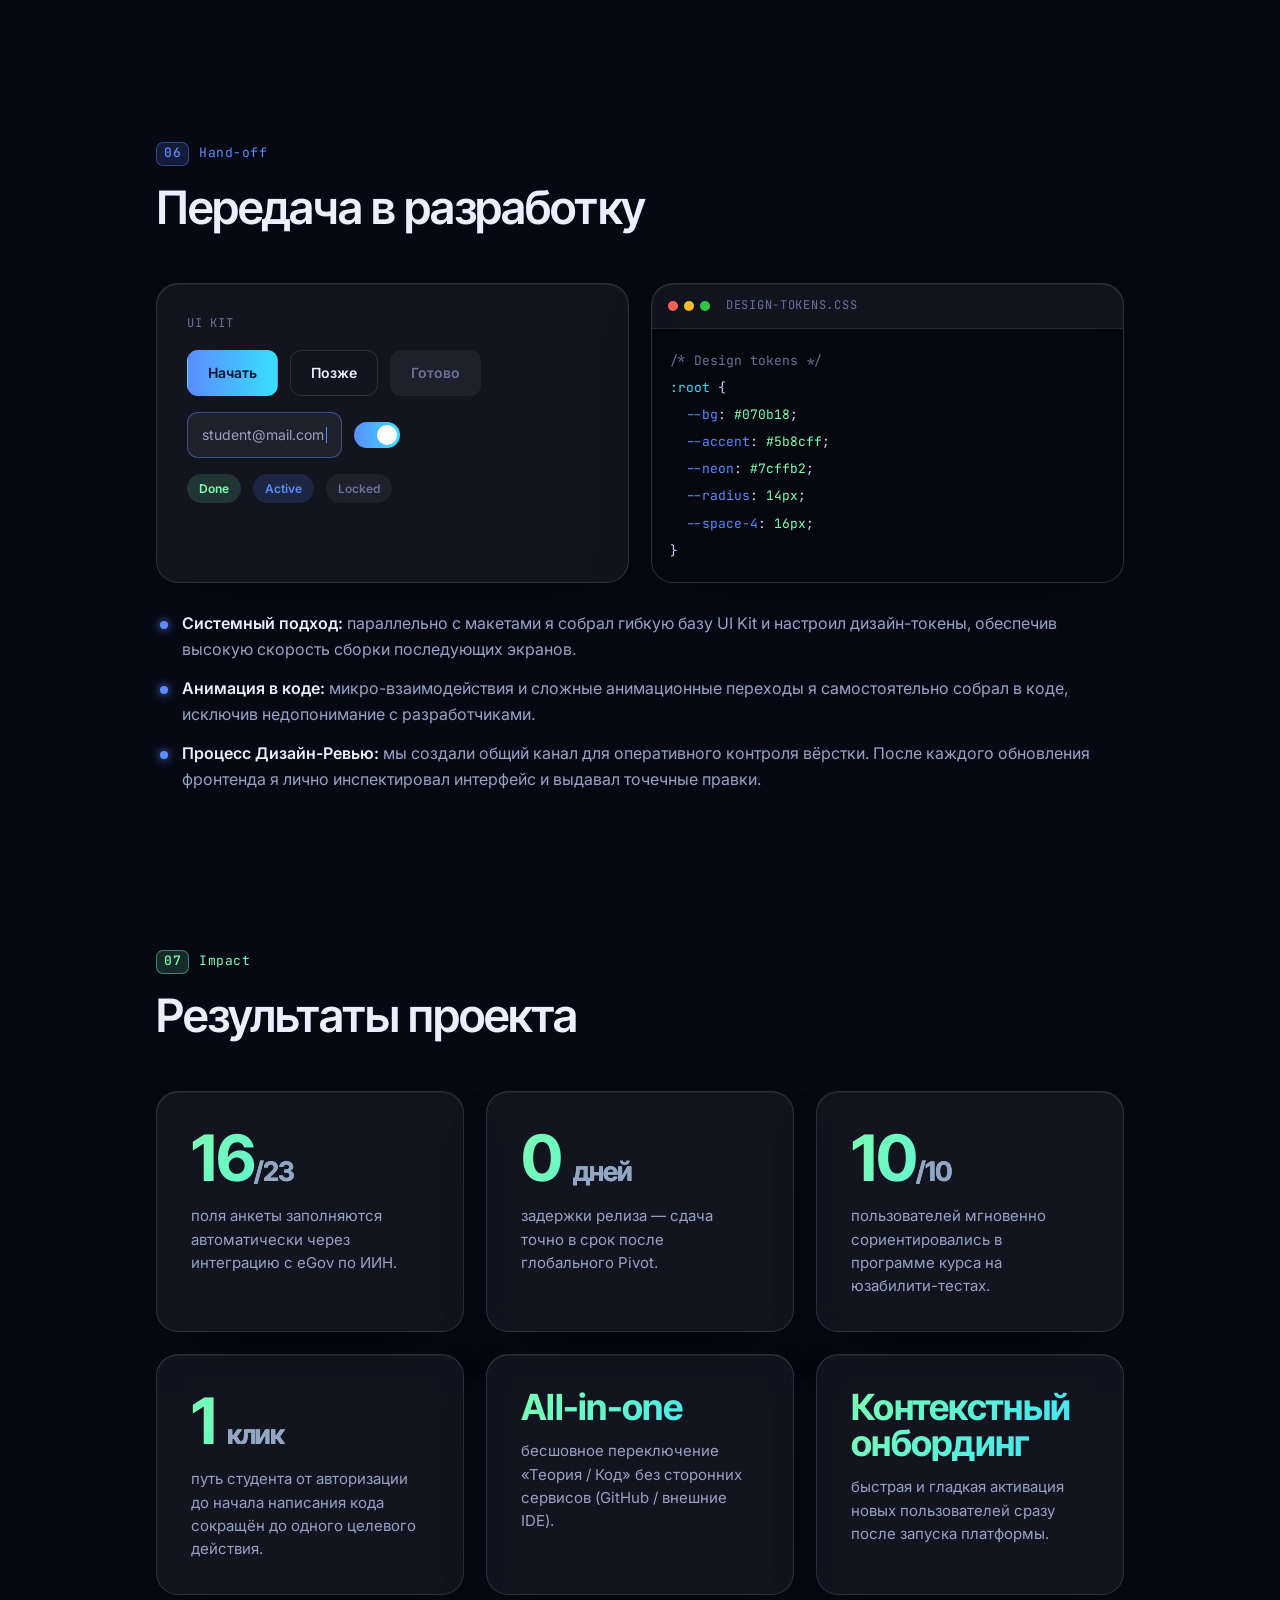
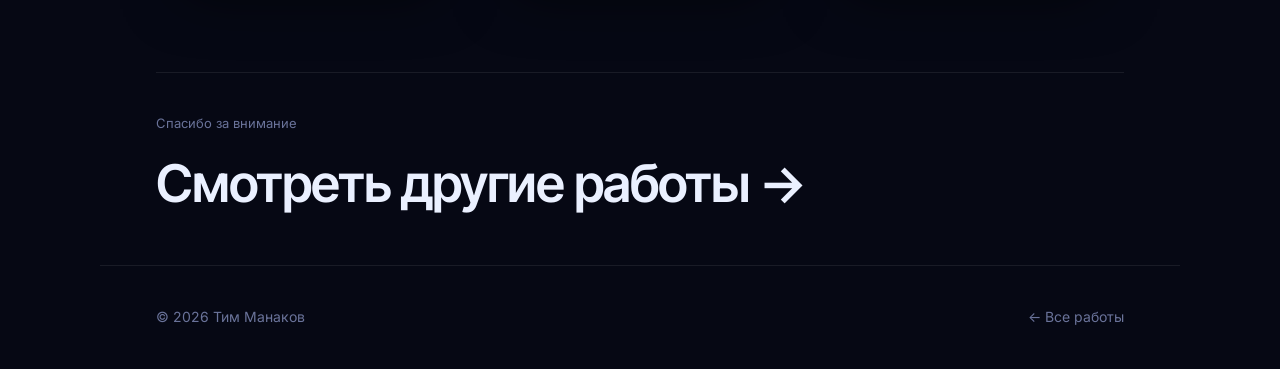
<file: tomorrow-school.html>
<!DOCTYPE html>
<html lang="ru">
<head>
  <meta charset="UTF-8" />
  <meta name="viewport" content="width=device-width, initial-scale=1.0" />
  <title>Tomorrow School — кейс · Тим Манаков</title>
  <meta name="description" content="UI/UX кейс: проектирование геймифицированной EdTech-платформы для IT-обучения с нуля — от Core Flow до передачи в разработку." />
  <link rel="preconnect" href="https://fonts.googleapis.com" />
  <link rel="preconnect" href="https://fonts.gstatic.com" crossorigin />
  <link href="https://fonts.googleapis.com/css2?family=Inter:wght@400;500;600&family=Inter+Tight:wght@500;600;700&family=JetBrains+Mono:wght@400;500&display=swap" rel="stylesheet" />
  <link rel="stylesheet" href="case-cosmic.css?v=2" />
</head>
<body class="cosmic">
  <a class="skip-link" href="#context">К содержанию</a>

  <!-- Космический фон: радиальные свечения + звёзды + стеклянные осколки UI -->
  <div class="cosmos" aria-hidden="true">
    <span class="cosmos__glow cosmos__glow--1"></span>
    <span class="cosmos__glow cosmos__glow--2"></span>
    <span class="cosmos__glow cosmos__glow--3"></span>
    <span class="cosmos__stars"></span>
    <span class="cosmos__shard cosmos__shard--1"></span>
    <span class="cosmos__shard cosmos__shard--2"></span>
    <span class="cosmos__shard cosmos__shard--3"></span>
  </div>

  <!-- Верхняя тонкая панель -->
  <header class="topbar">
    <a class="topbar__logo" href="index.html#top">ТМ</a>
    <a class="topbar__back" href="index.html#work"><span aria-hidden="true">←</span> Все работы</a>
  </header>

  <!-- Левый закреплённый рейл со scrollspy -->
  <nav class="rail" aria-label="Содержание кейса">
    <p class="rail__label">Содержание</p>
    <ol class="rail__list">
      <li><a class="rail__link" href="#context" data-spy="context"><span class="rail__num">01</span><span class="rail__text">Контекст &amp; Роль</span></a></li>
      <li><a class="rail__link" href="#challenge" data-spy="challenge"><span class="rail__num">02</span><span class="rail__text">Вызовы проекта</span></a></li>
      <li><a class="rail__link" href="#discovery" data-spy="discovery"><span class="rail__num">03</span><span class="rail__text">UX-исследования</span></a></li>
      <li><a class="rail__link" href="#pivot" data-spy="pivot"><span class="rail__num">04</span><span class="rail__text">Смена требований</span></a></li>
      <li><a class="rail__link" href="#solutions" data-spy="solutions"><span class="rail__num">05</span><span class="rail__text">UI/UX Решения</span></a></li>
      <li><a class="rail__link" href="#handoff" data-spy="handoff"><span class="rail__num">06</span><span class="rail__text">Передача в разработку</span></a></li>
      <li><a class="rail__link" href="#impact" data-spy="impact"><span class="rail__num">07</span><span class="rail__text">Результаты</span></a></li>
    </ol>
  </nav>

  <!-- Мобильная sticky-навигация (горизонтальный скролл) -->
  <nav class="mnav" aria-label="Разделы кейса">
    <a href="#context" data-spy-m="context">01 · Контекст</a>
    <a href="#challenge" data-spy-m="challenge">02 · Вызовы</a>
    <a href="#discovery" data-spy-m="discovery">03 · Исследования</a>
    <a href="#pivot" data-spy-m="pivot">04 · Pivot</a>
    <a href="#solutions" data-spy-m="solutions">05 · Решения</a>
    <a href="#handoff" data-spy-m="handoff">06 · Hand-off</a>
    <a href="#impact" data-spy-m="impact">07 · Результаты</a>
  </nav>

  <main class="stage">

    <!-- ============ СЕКЦИЯ 1 — Контекст & Роль (Hero) ============ -->
    <section class="sec sec--hero" id="context">
      <div class="hero__grid">
        <div class="hero__left reveal">
          <p class="eyebrow"><span class="eyebrow__dot"></span> Case Study · EdTech</p>
          <h1 class="hero__title">Проектирование EdTech-платформы для IT-обучения с нуля</h1>
          <p class="hero__task">
            За 3&nbsp;месяца запустить MVP EdTech-платформы — корпоративного
            аналога Ecole&nbsp;42 — и полностью мигрировать студентов, спроектировав
            бесшовный путь: Регистрация&nbsp;→ Выбор траектории&nbsp;→
            Обучение&nbsp;→ Сдача задания.
          </p>

          <ul class="tools" aria-label="Инструменты">
            <li>Figma</li>
            <li>Illustrator</li>
            <li>Photoshop</li>
            <li>Claude&nbsp;Code</li>
          </ul>
        </div>

        <aside class="hero__right reveal">
          <dl class="meta glass">
            <div class="meta__item">
              <dt class="meta__key">Продукт</dt>
              <dd class="meta__val">Школа программирования в экосистеме Astana&nbsp;Hub / Alem.ai по методологии Ecole&nbsp;42. В основе — геймификация, автономное обучение и командная работа.</dd>
            </div>
            <div class="meta__item">
              <dt class="meta__key">Моя роль</dt>
              <dd class="meta__val">Product Designer (UX/UI, исследования, прототипирование, анимация).</dd>
            </div>
            <div class="meta__item">
              <dt class="meta__key">Команда</dt>
              <dd class="meta__val">Продакт-менеджер, UX-разработчик, Frontend-разработчик.</dd>
            </div>
            <div class="meta__item">
              <dt class="meta__key">Условия</dt>
              <dd class="meta__val">3&nbsp;месяца на MVP, запуск с чистого листа, миграция студентов, жёсткие дедлайны.</dd>
            </div>
          </dl>
        </aside>
      </div>

      <!-- Моя зона ответственности -->
      <div class="role glass reveal">
        <p class="role__title">Моя зона ответственности</p>
        <ul class="role__list">
          <li>Интервью со стейкхолдерами, менторами и студентами</li>
          <li>Анализ конкурентов — школы «42» и «21»</li>
          <li>Задать <b>UI-стиль</b> будущего интерфейса</li>
          <li>Спроектировать ключевой флоу: Регистрация&nbsp;→ Траектория&nbsp;→ Обучение&nbsp;→ Сдача</li>
          <li>Провести <b>юзабилити-тестирование</b> и найти узкие места</li>
        </ul>
      </div>

      <!-- Центральный мокап -->
      <div class="hero__mockup reveal">
        <div class="laptop">
          <div class="laptop__screen">
            <div class="app">
              <div class="app__top">
                <span class="app__stat"><b>Уровень 3</b><i>Progress</i></span>
                <span class="app__stat"><b>12ч</b><i>за неделю</i></span>
                <span class="app__resume">▷ Вернуться к задаче</span>
              </div>
              <div class="app__flow">
                <span class="node node--done">✓</span>
                <span class="line"></span>
                <span class="node node--done">✓</span>
                <span class="line"></span>
                <span class="node node--active">3</span>
                <span class="line line--dim"></span>
                <span class="node node--lock">🔒</span>
              </div>
              <div class="app__cards">
                <span class="mini mini--a"></span>
                <span class="mini mini--b"></span>
                <span class="mini mini--c"></span>
              </div>
            </div>
          </div>
          <div class="laptop__base"></div>
        </div>

        <!-- Ссылка на кликабельный прототип (prototypes/tomorrow-school — статическая копия dashboard) -->
        <div class="demo">
          <a class="demo__btn" href="prototypes/tomorrow-school/" target="_blank" rel="noopener">
            Смотреть демо <span aria-hidden="true">↗</span>
          </a>
          <p class="demo__note">Интерактивный прототип · лучше открывать на компьютере</p>
        </div>
      </div>
    </section>

    <!-- ============ СЕКЦИЯ 2 — Вызовы проекта ============ -->
    <section class="sec" id="challenge">
      <header class="sec__head reveal">
        <p class="sec__eyebrow"><span>02</span> The Challenge</p>
        <h2 class="sec__title">Ключевые вызовы проекта</h2>
      </header>

      <div class="challenges">
        <article class="challenge glass reveal">
          <span class="challenge__icon" aria-hidden="true">
            <svg viewBox="0 0 32 32" fill="none" stroke="currentColor" stroke-width="1.6"><circle cx="16" cy="16" r="4"/><circle cx="16" cy="16" r="11"/><path d="M16 5v-3M16 30v-3M5 16H2M30 16h-3M8 8l-2-2M26 26l-2-2M24 8l2-2M6 26l2-2"/></svg>
          </span>
          <h3 class="challenge__title">Когнитивный перегруз</h3>
          <p class="challenge__text">Программы обучения в аналогичных школах часто представлены в виде огромных круговых диаграмм. Студент видит сотни задач одновременно, теряется в массиве данных и не понимает свою текущую точку фокуса.</p>
        </article>

        <article class="challenge glass reveal">
          <span class="challenge__icon" aria-hidden="true">
            <svg viewBox="0 0 32 32" fill="none" stroke="currentColor" stroke-width="1.6"><rect x="4" y="7" width="15" height="11" rx="2"/><rect x="13" y="14" width="15" height="11" rx="2"/></svg>
          </span>
          <h3 class="challenge__title">Разрыв контекста <span class="challenge__en">(Fragmented UX)</span></h3>
          <p class="challenge__text">Студенты вынуждены постоянно переключаться между вкладками: читать теорию на сайте, клонировать репозитории на GitHub и писать код во внешних программах (IDE). Это сбивает фокус и замедляет обучение.</p>
        </article>

        <article class="challenge glass reveal">
          <span class="challenge__icon" aria-hidden="true">
            <svg viewBox="0 0 32 32" fill="none" stroke="currentColor" stroke-width="1.6"><path d="M6 26l3-9 14-14 6 6-14 14-9 3z"/><path d="M20 6l6 6"/><path d="M9 17l6 6"/></svg>
          </span>
          <h3 class="challenge__title">Дизайн с нуля в дефиците времени</h3>
          <p class="challenge__text">Отсутствие готовой дизайн-системы и UI&nbsp;Kit при необходимости быстро выдавать консистентные макеты.</p>
        </article>

        <article class="challenge glass reveal challenge--warn">
          <span class="challenge__icon" aria-hidden="true">
            <svg viewBox="0 0 32 32" fill="none" stroke="currentColor" stroke-width="1.6"><path d="M16 3l13 24H3L16 3z"/><path d="M16 13v7"/><circle cx="16" cy="23.5" r="1.1" fill="currentColor" stroke="none"/></svg>
          </span>
          <h3 class="challenge__title">Форс-мажор от бизнеса <span class="challenge__en">(The Pivot)</span></h3>
          <p class="challenge__text">Внезапная смена бизнес-требований всего за 3&nbsp;недели до запуска продукта.</p>
        </article>
      </div>
    </section>

    <!-- ============ СЕКЦИЯ 3 — UX-исследования ============ -->
    <section class="sec" id="discovery">
      <header class="sec__head reveal">
        <p class="sec__eyebrow"><span>03</span> Discovery</p>
        <h2 class="sec__title">Исследования и инсайты</h2>
      </header>

      <div class="discovery">
        <div class="discovery__intro reveal">
          <div class="counter glass">
            <span class="counter__num" data-count="10">10</span>
            <span class="counter__label">глубоких интервью с пользователями</span>
          </div>
          <p class="discovery__text">
            Чтобы не проектировать вслепую, я провёл анализ EdTech-рынка и прямых
            конкурентов — школ «42» и «21», — а также качественные интервью с 10
            респондентами: действующими студентами и менторами.
          </p>
        </div>

        <div class="quotes reveal">
          <figure class="quote">
            <blockquote>«Захожу — и сразу теряюсь. Куда смотреть? Мне бы просто видеть, где я сейчас и что делать дальше».</blockquote>
            <figcaption><span class="quote__ava">С</span> Студент · 2 месяца на платформе</figcaption>
          </figure>
          <figure class="quote quote--alt">
            <blockquote>«Скучные таблицы и лекции — не моё. Хочется, чтобы обучение было как игра: уровни, прогресс, азарт».</blockquote>
            <figcaption><span class="quote__ava">М</span> Ментор школы «42»</figcaption>
          </figure>
        </div>

        <div class="insights">
          <article class="insight glass reveal">
            <span class="insight__badge">Инсайт</span>
            <h3 class="insight__title">Приоритет первого экрана</h3>
            <p class="insight__text">При входе на платформу студенту нужно видеть всего три вещи: текущий уровень прогресса, набранные часы за неделю и кнопку быстрого возврата к задаче.</p>
          </article>
          <article class="insight glass reveal">
            <span class="insight__badge">Инсайт</span>
            <h3 class="insight__title">Психология геймификации</h3>
            <p class="insight__text">Студентам-программистам ближе игровой, интерактивный подход к обучению, а не скучные академические таблицы.</p>
          </article>
        </div>
      </div>
    </section>

    <!-- ============ СЕКЦИЯ 4 — Смена требований (Pivot) ============ -->
    <section class="sec" id="pivot">
      <header class="sec__head reveal">
        <p class="sec__eyebrow sec__eyebrow--warn"><span>04</span> The Pivot</p>
        <h2 class="sec__title">Критический разворот</h2>
      </header>

      <div class="pivot glass glass--warn reveal">
        <div class="pivot__old" aria-hidden="true">
          <span class="pivot__tag">Было · сложная карта</span>
          <svg class="constellation" viewBox="0 0 260 220" fill="none">
            <g class="constellation__lines" stroke="currentColor" stroke-width="1">
              <path d="M130 110 L60 50 M130 110 L205 45 M130 110 L40 150 M130 110 L215 160 M130 110 L120 30 M130 110 L140 195 M60 50 L120 30 M205 45 L215 160 M40 150 L140 195"/>
            </g>
            <g class="constellation__nodes" fill="currentColor">
              <circle cx="130" cy="110" r="6"/><circle cx="60" cy="50" r="4"/><circle cx="205" cy="45" r="4"/>
              <circle cx="40" cy="150" r="4"/><circle cx="215" cy="160" r="4"/><circle cx="120" cy="30" r="3"/>
              <circle cx="140" cy="195" r="3"/>
            </g>
          </svg>
        </div>
        <div class="pivot__body">
          <span class="pivot__badge">⚠ Изменение требований</span>
          <p class="pivot__text">
            Изначально я спроектировал разветвлённую космическую карту навыков
            («Созвездия») под множество учебных направлений. Однако за 3&nbsp;недели
            до выпуска бизнес принял решение: стартовать строго с одного направления —
            AI&nbsp;(Искусственный интеллект). Сложная разветвлённая карта в один миг
            потеряла актуальность. Требовалось экстренно перестроить архитектуру
            платформы, сохранив визуальную концепцию и не сорвав сроки разработки.
          </p>
        </div>
      </div>
    </section>

    <!-- ============ СЕКЦИЯ 5 — UI/UX Решения ============ -->
    <section class="sec" id="solutions">
      <header class="sec__head reveal">
        <p class="sec__eyebrow"><span>05</span> Solutions</p>
        <h2 class="sec__title">Дизайн-решения</h2>
      </header>

      <!-- 5.1 Быстрая регистрация — eGov / ИИН -->
      <div class="solution reveal">
        <div class="solution__media">
          <div class="egov glass">
            <div class="egov__bar"><i></i><i></i><i></i><span>Регистрация · eGov</span></div>
            <div class="egov__body">
              <span class="egov__field egov__field--auto">ИИН <b>✓ eGov</b></span>
              <span class="egov__field egov__field--auto">Имя и фамилия <b>✓ авто</b></span>
              <span class="egov__field egov__field--auto">Дата рождения <b>✓ авто</b></span>
              <span class="egov__field egov__field--auto">Город и адрес <b>✓ авто</b></span>
              <span class="egov__field egov__field--manual">Направление обучения <b>вручную</b></span>
              <span class="egov__badge"><span aria-hidden="true">⚡</span> 16 / 23 поля заполнены автоматически</span>
            </div>
          </div>
        </div>
        <div class="solution__body">
          <span class="solution__num">5.1</span>
          <h3 class="solution__title">Быстрая регистрация через eGov <span class="solution__sub">Меньше трения на входе</span></h3>
          <p class="solution__text">
            Раньше вход тормозил поток: объёмная анкета и ручная проверка данных
            менторами. Мы реализовали интеграцию с&nbsp;eGov по ИИН — и
            16&nbsp;из&nbsp;23&nbsp;полей анкеты стали заполняться автоматически.
            Регистрация перестала быть барьером, а менторы избавились от рутинной
            сверки данных.
          </p>
        </div>
      </div>

      <!-- 5.2 Карта обучения · линейный флоу -->
      <div class="solution solution--reverse reveal">
        <div class="solution__media">
          <div class="timeline glass">
            <p class="timeline__title">Неделя 1 <span>· Основы</span></p>
            <ul class="timeline__list">
              <li class="tl tl--done"><span class="tl__ic">✓</span> Настройка окружения</li>
              <li class="tl tl--done"><span class="tl__ic">✓</span> Первый коммит</li>
              <li class="tl tl--active"><span class="tl__ic">▷</span> Переменные и типы</li>
            </ul>
            <p class="timeline__title">Неделя 2 <span>· Логика</span></p>
            <ul class="timeline__list">
              <li class="tl tl--lock"><span class="tl__ic">🔒</span> Условия и циклы</li>
              <li class="tl tl--lock"><span class="tl__ic">🔒</span> Функции</li>
            </ul>
          </div>
        </div>
        <div class="solution__body">
          <span class="solution__num">5.2</span>
          <h3 class="solution__title">Карта обучения <span class="solution__sub">Линейный флоу · антикризисный UX</span></h3>
          <p class="solution__text">
            В основу карты легли план школы и логотип Alem.ai как смысловое ядро
            обучения. Опираясь на изученные игровые интерфейсы, я пересобрал карту в
            Linear&nbsp;Progression&nbsp;Tree — вертикальный геймифицированный
            таймлайн. Программа разделилась на понятные уровни-спринты
            (Неделя&nbsp;1, Неделя&nbsp;2) с индикацией статуса. Юзабилити-тесты на
            10&nbsp;новых респондентах подтвердили: пользователи быстрее понимали, где
            находятся и что делать дальше.
          </p>
        </div>
      </div>

      <!-- 5.3 Книга навыков -->
      <div class="solution reveal">
        <div class="solution__media">
          <div class="skillbook glass">
            <div class="skillbook__book">
              <div class="skillbook__page">
                <p class="skillbook__h">AI · глава 1</p>
                <span class="skillnode skillnode--open"><i>✓</i> Основы Python</span>
                <span class="skillnode skillnode--open"><i>✓</i> Работа с данными</span>
                <span class="skillnode"><i>◆</i> Нейросети</span>
              </div>
              <div class="skillbook__page">
                <p class="skillbook__h">AI · глава 2</p>
                <span class="skillnode skillnode--lock"><i>🔒</i> Computer Vision</span>
                <span class="skillnode skillnode--lock"><i>🔒</i> NLP</span>
                <span class="skillnode skillnode--lock"><i>🔒</i> MLOps</span>
              </div>
            </div>
            <div class="skillbook__reward">
              <span class="skillbook__reward-ic" aria-hidden="true">★</span>
              <span>
                <b>Артефакт направления</b>
                Открывается в конце ветки — сигнал «ты готов к работе»
              </span>
            </div>
          </div>
        </div>
        <div class="solution__body">
          <span class="solution__num">5.3</span>
          <h3 class="solution__title">Книга навыков <span class="solution__sub">Метафора знаний</span></h3>
          <p class="solution__text">
            Страницу с навыками я оформил в виде книги — места, откуда «открываются»
            знания. По каждому направлению есть набор навыков, которые студент
            проходит один за другим, а в конце получает награду-артефакт: сигнал, что
            в этой области он силён и уже может искать работу. На юзабилити-тестах идея
            зашла&nbsp;— студентам всё было понятно.
          </p>
        </div>
      </div>

      <!-- 5.4 All-in-one Workspace -->
      <div class="solution solution--reverse reveal">
        <div class="solution__media">
          <div class="combo glass">
            <div class="combo__bar"><i></i><i></i><i></i><span>Tomorrow School · Workspace</span></div>
            <div class="combo__panes">
              <div class="combo__theory">
                <p class="combo__h">Теория &amp; ТЗ</p>
                <span class="ln"></span><span class="ln"></span><span class="ln ln--60"></span>
                <span class="ln ln--80"></span><span class="ln"></span><span class="ln ln--40"></span>
              </div>
              <div class="combo__code">
                <p class="combo__h">Code Editor</p>
<pre><code><span class="c-num">1</span> <span class="c-kw">def</span> <span class="c-fn">solve</span>(n):
<span class="c-num">2</span>   total = <span class="c-lit">0</span>
<span class="c-num">3</span>   <span class="c-kw">for</span> i <span class="c-kw">in</span> <span class="c-fn">range</span>(n):
<span class="c-num">4</span>     total += i
<span class="c-num">5</span>   <span class="c-kw">return</span> total</code></pre>
              </div>
            </div>
          </div>
        </div>
        <div class="solution__body">
          <span class="solution__num">5.4</span>
          <h3 class="solution__title">All-in-one Workspace</h3>
          <p class="solution__text">
            Чтобы ликвидировать «скакание по вкладкам», я спроектировал двухпанельный
            комбо-экран. В левой части студент изучает теорию и ТЗ, а в правой — пишет
            код в интегрированном код-редакторе (Code&nbsp;Editor). Весь цикл обучения
            теперь замкнут в одном окне.
          </p>
        </div>
      </div>

      <!-- 5.5 Контекстный онбординг -->
      <div class="solution reveal">
        <div class="solution__media">
          <div class="onboard glass">
            <p class="onboard__hint">Наведи на элемент ↓</p>
            <div class="onboard__row">
              <button class="onboard__chip" type="button">
                Модуль
                <span class="tip">Кликни, чтобы открыть первую задачу спринта</span>
              </button>
              <button class="onboard__chip" type="button">
                Прогресс
                <span class="tip">Здесь виден твой уровень и часы за неделю</span>
              </button>
              <button class="onboard__chip" type="button">
                Код
                <span class="tip">Пиши и запускай код прямо на платформе</span>
              </button>
            </div>
          </div>
        </div>
        <div class="solution__body">
          <span class="solution__num">5.5</span>
          <h3 class="solution__title">Бесшовный контекстный онбординг</h3>
          <p class="solution__text">
            Сразу после запуска платформы я интегрировал систему контекстных подсказок
            (Triggers&nbsp;/&nbsp;Tooltips). Вместо чтения длинных инструкций
            пользователь обучается интерфейсу прямо во время взаимодействия с первыми
            элементами карты.
          </p>
        </div>
      </div>
    </section>

    <!-- ============ СЕКЦИЯ 6 — Передача в разработку ============ -->
    <section class="sec" id="handoff">
      <header class="sec__head reveal">
        <p class="sec__eyebrow"><span>06</span> Hand-off</p>
        <h2 class="sec__title">Передача в разработку</h2>
      </header>

      <div class="handoff">
        <div class="handoff__kit glass reveal" aria-hidden="true">
          <p class="handoff__kit-title">UI Kit</p>
          <div class="kit-row">
            <button class="ui-btn ui-btn--primary" type="button">Начать</button>
            <button class="ui-btn ui-btn--ghost" type="button">Позже</button>
            <button class="ui-btn ui-btn--disabled" type="button" disabled>Готово</button>
          </div>
          <div class="kit-row">
            <span class="ui-input">student@mail.com<i class="ui-caret"></i></span>
            <span class="ui-toggle" role="img" aria-label="Переключатель"><i></i></span>
          </div>
          <div class="kit-row">
            <span class="ui-tag ui-tag--a">Done</span>
            <span class="ui-tag ui-tag--b">Active</span>
            <span class="ui-tag ui-tag--c">Locked</span>
          </div>
        </div>

        <div class="handoff__tokens glass reveal">
          <div class="tokens__bar"><i></i><i></i><i></i><span>design-tokens.css</span></div>
<pre class="tokens__code"><code><span class="c-cmt">/* Design tokens */</span>
<span class="c-sel">:root</span> {
  <span class="c-var">--bg</span>: <span class="c-val">#070b18</span>;
  <span class="c-var">--accent</span>: <span class="c-val">#5b8cff</span>;
  <span class="c-var">--neon</span>: <span class="c-val">#7cffb2</span>;
  <span class="c-var">--radius</span>: <span class="c-val">14px</span>;
  <span class="c-var">--space-4</span>: <span class="c-val">16px</span>;
}</code></pre>
        </div>

        <ul class="handoff__list reveal">
          <li><strong>Системный подход:</strong> параллельно с макетами я собрал гибкую базу UI&nbsp;Kit и настроил дизайн-токены, обеспечив высокую скорость сборки последующих экранов.</li>
          <li><strong>Анимация в коде:</strong> микро-взаимодействия и сложные анимационные переходы я самостоятельно собрал в коде, исключив недопонимание с разработчиками.</li>
          <li><strong>Процесс Дизайн-Ревью:</strong> мы создали общий канал для оперативного контроля вёрстки. После каждого обновления фронтенда я лично инспектировал интерфейс и выдавал точечные правки.</li>
        </ul>
      </div>
    </section>

    <!-- ============ СЕКЦИЯ 7 — Результаты (Impact) ============ -->
    <section class="sec" id="impact">
      <header class="sec__head reveal">
        <p class="sec__eyebrow sec__eyebrow--neon"><span>07</span> Impact</p>
        <h2 class="sec__title">Результаты проекта</h2>
      </header>

      <div class="metrics">
        <article class="metric glass reveal">
          <span class="metric__num">16<i>/23</i></span>
          <p class="metric__label">поля анкеты заполняются автоматически через интеграцию с&nbsp;eGov по ИИН.</p>
        </article>
        <article class="metric glass reveal">
          <span class="metric__num">0 <i>дней</i></span>
          <p class="metric__label">задержки релиза — сдача точно в срок после глобального Pivot.</p>
        </article>
        <article class="metric glass reveal">
          <span class="metric__num">10<i>/10</i></span>
          <p class="metric__label">пользователей мгновенно сориентировались в программе курса на юзабилити-тестах.</p>
        </article>
        <article class="metric glass reveal">
          <span class="metric__num">1 <i>клик</i></span>
          <p class="metric__label">путь студента от авторизации до начала написания кода сокращён до одного целевого действия.</p>
        </article>
        <article class="metric glass reveal metric--wide">
          <span class="metric__num metric__num--sm">All-in-one</span>
          <p class="metric__label">бесшовное переключение «Теория&nbsp;/&nbsp;Код» без сторонних сервисов (GitHub&nbsp;/ внешние IDE).</p>
        </article>
        <article class="metric glass reveal metric--wide">
          <span class="metric__num metric__num--sm">Контекстный онбординг</span>
          <p class="metric__label">быстрая и гладкая активация новых пользователей сразу после запуска платформы.</p>
        </article>
      </div>

      <a class="endcta reveal" href="index.html#work">
        <span class="endcta__label">Спасибо за внимание</span>
        <span class="endcta__title">Смотреть другие работы <span aria-hidden="true">→</span></span>
      </a>
    </section>

  </main>

  <footer class="foot">
    <span>© <span data-year></span> Тим Манаков</span>
    <span><a href="index.html#work">← Все работы</a></span>
  </footer>

  <script src="case-cosmic.js"></script>
</body>
</html>
</file>
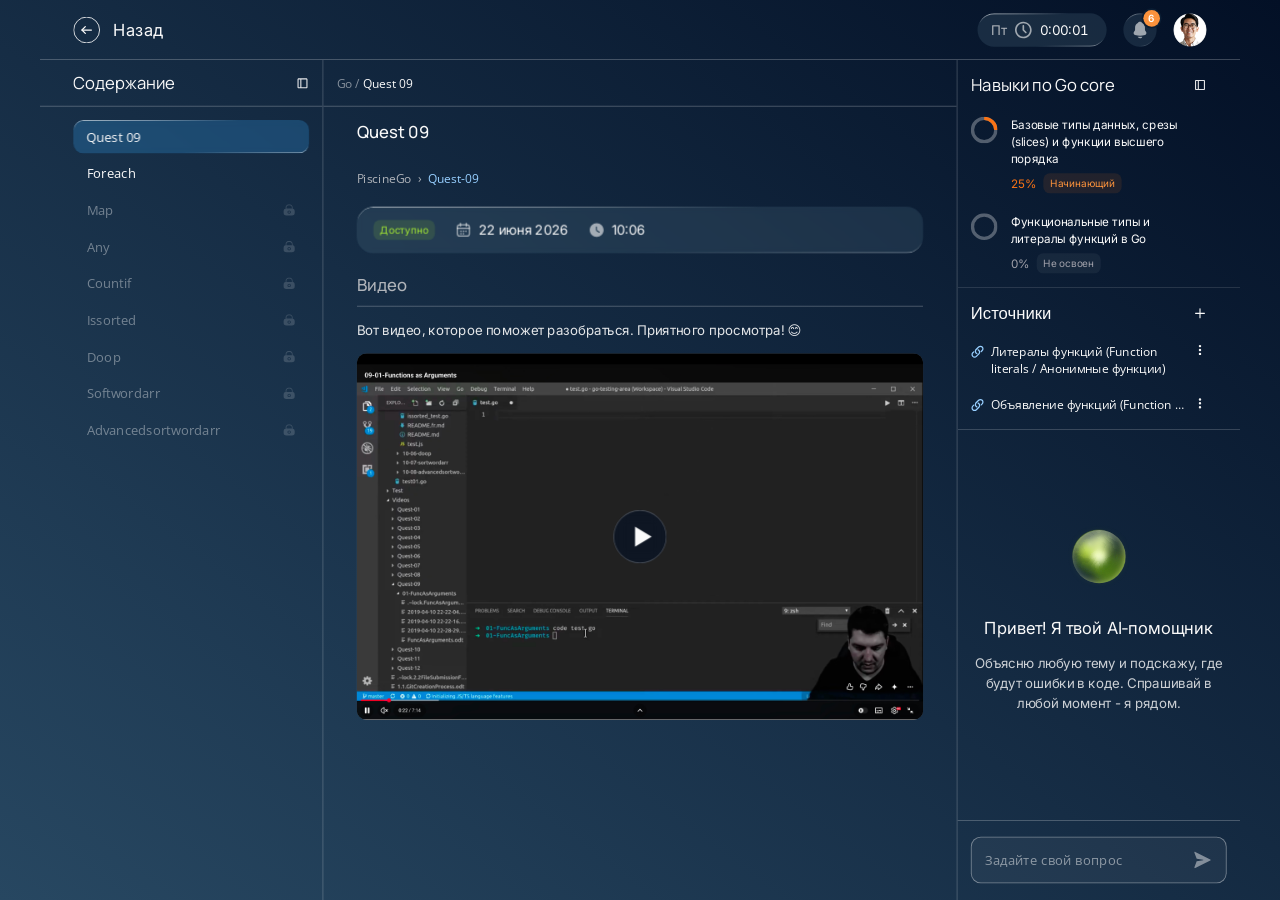
<file: prototypes/tomorrow-school/lesson.html>
<!DOCTYPE html>
<html lang="ru">
<head>
<meta charset="UTF-8">
<meta name="viewport" content="width=device-width, initial-scale=1">
<title>Tomorrow School — Quest 09</title>
<link rel="preconnect" href="https://fonts.googleapis.com">
<link rel="preconnect" href="https://fonts.gstatic.com" crossorigin>
<link href="https://fonts.googleapis.com/css2?family=Inter:wght@400&family=Manrope:wght@400;500&family=Open+Sans:wght@400&family=Roboto+Mono:wght@400&display=swap" rel="stylesheet">
<style>
  :root {
    --text: #fafafa;
    --text-muted: #b0b4ba;
    --text-dim: rgba(250, 250, 250, 0.4);
    --accent: #38abff;
    --line: rgba(250, 250, 250, 0.24);
    --glass-edge: rgba(255, 255, 255, 0.14);
    --bg-from: #031026;
    --bg-to: #274761;
  }
  * { box-sizing: border-box; margin: 0; padding: 0; }
  html, body { height: 100%; }
  body {
    background: linear-gradient(to bottom left, var(--bg-from), var(--bg-to));
    color: var(--text); font-family: "Inter", system-ui, sans-serif; font-weight: 400;
    overflow-x: hidden; -webkit-font-smoothing: antialiased;
  }
  a { color: inherit; text-decoration: none; }
  ul { list-style: none; }
  button { font: inherit; color: inherit; background: none; border: 0; cursor: pointer; }

  /* Холст 1440×1080 как во фрейме Figma */
  .viewport { position: relative; width: 100%; overflow: hidden; }
  .stage {
    position: absolute; top: 0; left: 0; width: 1440px; height: 1080px;
    transform-origin: 0 0; overflow: hidden;
  }
  .stage > .grad {
    position: absolute; left: 0; top: 0; width: 1080px; height: 1080px;
    transform: scaleX(1.33333); transform-origin: 0 0;
    background: linear-gradient(225deg, var(--bg-from), var(--bg-to));
  }
  .abs { position: absolute; }
  .ic { display: block; flex: none; }
  /* Обводка из Figma: 1px inside, белый линейный градиент 60% → 40% → 0 → 0 → 40% → 60%.
     Градиент задан в нормализованных координатах фрейма, поэтому рисуем его SVG-картинкой,
     растянутой на весь блок (preserveAspectRatio=none), и оставляем только рамку через mask. */
  .edge { --bw: 1px; }
  .edge::before {
    content: ""; position: absolute; inset: 0; z-index: 1;
    border-radius: inherit; padding: var(--bw); pointer-events: none;
    background: url("data:image/svg+xml,%3Csvg xmlns='http://www.w3.org/2000/svg' viewBox='0 0 1 1' preserveAspectRatio='none'%3E%3ClinearGradient id='g' x1='0.1277' y1='-0.0155' x2='1' y2='1.0227'%3E%3Cstop offset='0' stop-color='%23fff' stop-opacity='.6'/%3E%3Cstop offset='.0856' stop-color='%23fff' stop-opacity='.4'/%3E%3Cstop offset='.1948' stop-color='%23fff' stop-opacity='0'/%3E%3Cstop offset='.7837' stop-color='%23fff' stop-opacity='0'/%3E%3Cstop offset='.9006' stop-color='%23fff' stop-opacity='.4'/%3E%3Cstop offset='1' stop-color='%23fff' stop-opacity='.6'/%3E%3C/linearGradient%3E%3Crect width='1' height='1' fill='url(%23g)'/%3E%3C/svg%3E") 0 0 / 100% 100% no-repeat;
    -webkit-mask: linear-gradient(#000 0 0) content-box exclude, linear-gradient(#000 0 0);
    mask: linear-gradient(#000 0 0) content-box exclude, linear-gradient(#000 0 0);
  }
  /* Карточки (.spin): градиент обводки из Figma медленно вращается по часовой стрелке (оборот 30 с).
     Вращение задано SMIL-анимацией внутри SVG, растянутого на карточку, поэтому в начальный
     момент блики стоят точно как в макете, а на широких блоках движутся пропорционально. */
  .spin.edge::before {
    background: url("data:image/svg+xml,%3Csvg xmlns='http://www.w3.org/2000/svg' viewBox='0 0 1 1' preserveAspectRatio='none'%3E%3ClinearGradient id='g' x1='0.1277' y1='-0.0155' x2='1' y2='1.0227'%3E%3CanimateTransform attributeName='gradientTransform' type='rotate' from='0 .5 .5' to='360 .5 .5' dur='30s' repeatCount='indefinite'/%3E%3Cstop offset='0' stop-color='%23fff' stop-opacity='.6'/%3E%3Cstop offset='.0856' stop-color='%23fff' stop-opacity='.4'/%3E%3Cstop offset='.1948' stop-color='%23fff' stop-opacity='0'/%3E%3Cstop offset='.7837' stop-color='%23fff' stop-opacity='0'/%3E%3Cstop offset='.9006' stop-color='%23fff' stop-opacity='.4'/%3E%3Cstop offset='1' stop-color='%23fff' stop-opacity='.6'/%3E%3C/linearGradient%3E%3Crect width='1' height='1' fill='url(%23g)'/%3E%3C/svg%3E") 0 0 / 100% 100% no-repeat;
  }
  /* без анимации — статичная обводка из макета */
  @media (prefers-reduced-motion: reduce) { .spin.edge::before { background: url("data:image/svg+xml,%3Csvg xmlns='http://www.w3.org/2000/svg' viewBox='0 0 1 1' preserveAspectRatio='none'%3E%3ClinearGradient id='g' x1='0.1277' y1='-0.0155' x2='1' y2='1.0227'%3E%3Cstop offset='0' stop-color='%23fff' stop-opacity='.6'/%3E%3Cstop offset='.0856' stop-color='%23fff' stop-opacity='.4'/%3E%3Cstop offset='.1948' stop-color='%23fff' stop-opacity='0'/%3E%3Cstop offset='.7837' stop-color='%23fff' stop-opacity='0'/%3E%3Cstop offset='.9006' stop-color='%23fff' stop-opacity='.4'/%3E%3Cstop offset='1' stop-color='%23fff' stop-opacity='.6'/%3E%3C/linearGradient%3E%3Crect width='1' height='1' fill='url(%23g)'/%3E%3C/svg%3E") 0 0 / 100% 100% no-repeat; } }

  /* ── Top bar ── */
  .topbar {
    left: 0; top: 0; width: 1440px; height: 72px; padding: 16px 40px;
    border-bottom: 1px solid rgba(250, 250, 250, 0.3);
    display: flex; align-items: center; justify-content: space-between;
  }
  .back { display: flex; align-items: center; gap: 16px; font-size: 20px; line-height: 28px; letter-spacing: 0.1px; }
  .back img { transition: transform .2s; }
  .back:hover img { transform: translateX(-3px); }
  .topbar-right { display: flex; align-items: center; gap: 20px; }
  .timer {
    position: relative; height: 40px; padding: 8px 16px; border-radius: 24px;
    background: rgba(94, 129, 151, 0.2);
    display: flex; align-items: center; justify-content: center; gap: 8px;
    font-size: 16px; line-height: 24px;
  }
  .timer-day { color: var(--text-muted); }
  .timer-time { min-width: 64px; font-variant-numeric: tabular-nums; }
  .icon-btn {
    position: relative; width: 40px; height: 40px; padding: 8px; border-radius: 24px;
    background: rgba(94, 129, 151, 0.2); transition: background .2s;
  }
  .icon-btn:hover, .icon-btn[aria-expanded="true"] { background: rgba(94, 129, 151, 0.35); }

  .avatar-sm { width: 40px; height: 40px; border-radius: 50%; display: block; }

  /* ── Columns ── */
  /* Ширины боковых колонок: свёрнутая колонка сужается до полосы 64px, «Задание» растягивается */
  @property --toc-w { syntax: "<length>"; inherits: true; initial-value: 340px; }
  @property --side-w { syntax: "<length>"; inherits: true; initial-value: 340px; }
  /* ширина панелей меняет вёрстку на каждом кадре, поэтому анимация короткая — 300 мс */
  .stage { --toc-w: 340px; --side-w: 340px; transition: --toc-w .3s cubic-bezier(.23,1,.32,1), --side-w .3s cubic-bezier(.23,1,.32,1); }
  .stage.toc-closed { --toc-w: 64px; }
  .stage.side-closed { --side-w: 64px; }
  .stage.no-anim, .stage.no-anim * { transition: none !important; }
  .col { position: absolute; top: 72px; height: 1008px; display: flex; flex-direction: column; overflow: hidden; }
  .fold { transition: opacity .25s ease, visibility .25s; }
  .toc-closed .toc .fold, .side-closed .side .fold { opacity: 0; visibility: hidden; pointer-events: none; }
  .fold-title { white-space: nowrap; overflow: hidden; max-width: 260px; transition: max-width .3s cubic-bezier(.23,1,.32,1), opacity .25s; }
  .toc-closed .toc .fold-title, .side-closed .side .fold-title { max-width: 0; opacity: 0; }
  .col-head {
    height: 56px; flex: none; border-bottom: 1px solid var(--line);
    display: flex; align-items: center; justify-content: space-between;
    font-family: "Manrope", sans-serif; font-size: 20px; line-height: 28px;
  }
  .panel-toggle { opacity: .9; transition: opacity .2s, transform .3s cubic-bezier(.23,1,.32,1); }
  .toc-closed .toc .panel-toggle, .side-closed .side .panel-toggle { transform: rotate(180deg); }
  .panel-toggle:hover { opacity: 1; }

  /* Содержание */
  .toc { left: 0; width: var(--toc-w); border-right: 1px solid var(--line); }
  .toc .col-head { width: calc(var(--toc-w) - 1px); padding: 0 16px 0 40px; transition: padding .3s cubic-bezier(.23,1,.32,1); }
  .toc-closed .toc .col-head { padding: 0 24px; }
  .toc-list { padding: 16px 16px 16px 40px; display: flex; flex-direction: column; gap: 4px; }
  .lesson-item {
    width: 283px; height: 40px; padding: 8px 16px; border-radius: 12px;
    display: flex; align-items: center; justify-content: space-between;
    font-family: "Open Sans", sans-serif; font-size: 16px; line-height: 24px; letter-spacing: -0.32px;
  }
  a.lesson-item { transition: background .2s; }
  a.lesson-item:hover { background: rgba(56, 171, 255, 0.1); }
  .lesson-item.current {
    position: relative;
    background: rgba(56, 171, 255, 0.24);
    backdrop-filter: blur(4px); -webkit-backdrop-filter: blur(4px);
  }
  .lesson-item.locked { color: var(--text-dim); cursor: not-allowed; text-align: left; }
  .lesson-item.locked:hover { background: rgba(250, 250, 250, 0.04); }
  .lesson-item.locked.shake img { animation: lock-shake .45s ease; }
  @keyframes lock-shake { 20%, 60% { transform: rotate(-14deg); } 40%, 80% { transform: rotate(14deg); } }
  .toc nav { position: relative; }
  .toc-hint {
    position: absolute; left: 40px; width: 283px; padding: 8px 12px; border-radius: 8px;
    background: rgba(3, 16, 38, 0.9); box-shadow: inset 0 0 0 1px var(--line);
    font-size: 12px; line-height: 16px; color: var(--text-muted);
    opacity: 0; transform: translateY(-4px); pointer-events: none;
    transition: opacity .2s, transform .2s;
  }
  .toc-hint.show { opacity: 1; transform: none; }
  .lesson-item.locked img { opacity: .4; }

  /* Задание */
  .task { left: var(--toc-w); width: calc(1440px - var(--toc-w) - var(--side-w)); }
  .task .col-head { padding: 8px 16px; transition: border-color .2s; }
  .task.coding .col-head { border-bottom-color: transparent; }
  .task-body[hidden] { display: none; }

  /* Шапка центрального блока по макету Figma (5134:51890): путь слева, переключатель «Задание / Code editor» справа */
  .head-crumbs { font-family: "Open Sans", sans-serif; font-size: 14px; line-height: 20px; color: var(--text); white-space: nowrap; }
  .head-crumbs span { color: rgba(250, 250, 250, 0.5); }
  .view-tabs {
    display: flex; align-items: center; gap: 4px; height: 36px; padding: 4px; border-radius: 12px;
    background: rgba(3, 16, 38, 0.2); box-shadow: inset 0 0 0 1px rgba(250, 250, 250, 0.24);
  }
  .view-tabs[hidden] { display: none; }
  .view-tab {
    position: relative; height: 28px; padding: 4px 16px; border-radius: 8px;
    font-family: "Open Sans", sans-serif; font-size: 14px; line-height: 20px; color: var(--text);
    transition: background .2s;
  }
  .view-tab:hover { background: rgba(250, 250, 250, 0.08); }
  .view-tab[aria-selected="true"] { background: rgba(56, 171, 255, 0.24); }

  /* Code editor: фон #262626, Roboto Mono 12/20, номера строк 60%, подсветка как в макете */
  .code-editor {
    flex: 1; min-height: 0; overflow: auto; background: #262626;
    font-family: "Roboto Mono", ui-monospace, monospace; font-size: 12px; line-height: 20px; color: var(--text);
    scrollbar-width: thin; scrollbar-color: rgba(250,250,250,.2) transparent;
  }
  .code-editor[hidden] { display: none; }
  .ce-scroll { display: flex; gap: 16px; padding: 16px; min-height: 100%; min-width: max-content; }
  .ce-lines { flex: none; width: 20px; margin: 0; font: inherit; text-align: right; color: rgba(250, 250, 250, 0.6); user-select: none; }
  .ce-area { position: relative; flex: 1; min-width: 0; }
  .ce-hl, .ce-input { margin: 0; padding: 0; border: 0; font: inherit; letter-spacing: 0; white-space: pre; tab-size: 4; }
  .ce-hl { pointer-events: none; }
  .ce-input {
    position: absolute; inset: 0; width: 100%; height: 100%; resize: none; outline: none; overflow: hidden;
    background: none; color: transparent; caret-color: var(--text);
  }
  .ce-input::selection { background: rgba(56, 171, 255, 0.32); }
  .ce-hl .c { color: rgba(250, 250, 250, 0.6); }
  .ce-hl .k { color: #89ceff; }
  .ce-hl .f { color: #ffd479; }
  .ce-hl .s { color: #c3e88d; }
  .task-body {
    flex: 1; min-height: 0; overflow-y: auto; padding: 16px 40px 40px;
    display: flex; flex-direction: column; gap: 32px;
    scrollbar-width: thin; scrollbar-color: rgba(250,250,250,.2) transparent;
  }

  /* ── Задание Foreach (контент из старой платформы в стиле макета) ── */
  .ex { display: flex; flex-direction: column; gap: 24px; font-size: 16px; line-height: 24px; }
  .ex-top { display: flex; align-items: center; justify-content: space-between; gap: 16px; }
  .ex-crumbs {
    display: flex; align-items: center; gap: 8px;
    font-family: "Open Sans", sans-serif; font-size: 14px; line-height: 20px;
    color: var(--text-muted);
  }
  .ex-crumbs a { transition: color .2s; }
  .ex-crumbs a:hover { color: var(--text); }
  .ex-crumbs [aria-current] { color: #97cfff; }
  .ex-status {
    display: inline-flex; align-items: center; padding: 4px 8px; border-radius: 8px;
    background: rgba(163, 230, 53, 0.12);
    color: #a3e635; font-size: 12px; line-height: 16px;
  }
  .ex-card { position: relative; border-radius: 20px; background: rgba(94, 129, 151, 0.2); backdrop-filter: blur(4px); -webkit-backdrop-filter: blur(4px); overflow: hidden; }
  .ex-meta { display: flex; align-items: center; gap: 24px; padding: 16px 20px; font-size: 16px; line-height: 24px; }
  .ex-meta-item { display: inline-flex; align-items: center; gap: 8px; }
  .ex-meta-item img, .ex-meta-item svg { flex: none; }
  .ex-video { position: relative; display: block; border-radius: 12px; overflow: hidden; box-shadow: inset 0 0 0 1px var(--line); }
  .ex-video .video { transition: transform .4s ease, filter .3s ease; }
  .ex-video:hover .video { transform: scale(1.02); filter: brightness(.85); }
  .ex-play {
    position: absolute; left: 50%; top: 50%; width: 64px; height: 64px; margin: -32px 0 0 -32px; border-radius: 50%;
    background: rgba(3, 16, 38, 0.6); backdrop-filter: blur(8px); -webkit-backdrop-filter: blur(8px);
    box-shadow: inset 0 0 0 1px rgba(250, 250, 250, 0.24); transition: transform .2s ease, background .2s ease;
  }
  .ex-play::after {
    content: ""; position: absolute; left: 26px; top: 20px;
    border-left: 20px solid #fafafa; border-top: 12px solid transparent; border-bottom: 12px solid transparent;
  }
  .ex-video:hover .ex-play { transform: scale(1.08); background: rgba(56, 171, 255, 0.8); }
  .ex-card-head { width: 100%; display: flex; align-items: center; gap: 12px; padding: 16px 20px; text-align: left; }
  .ex-chip {
    padding: 4px 8px; border-radius: 8px; background: rgba(250, 250, 250, 0.1);
    font-family: "Open Sans", sans-serif; font-size: 12px; line-height: 16px; letter-spacing: 0.4px;
  }
  .ex-chip.req { background: rgba(56, 171, 255, 0.2); color: #97cfff; }
  .ex-stars { display: inline-flex; gap: 4px; margin-left: 4px; }
  .ex-stars svg { width: 16px; height: 16px; }
  .ex-chevron { margin-left: auto; transition: transform .3s ease; }
  .ex-card.collapsed .ex-chevron { transform: rotate(180deg); }
  .ex-table {
    display: grid; grid-template-columns: repeat(3, 1fr); margin: 0 20px 20px;
    box-shadow: inset 0 1px 0 var(--line); transition: opacity .25s;
  }
  .ex-card.collapsed .ex-table { display: none; }
  .ex-table > div { text-align: center; }
  .ex-table > div + div { box-shadow: inset 1px 0 0 var(--line); }
  .ex-table dt { padding: 12px 8px; font-size: 12px; line-height: 16px; color: var(--text-muted); box-shadow: inset 0 -1px 0 var(--line); }
  .ex-table dd { padding: 12px 8px; font-family: ui-monospace, "SF Mono", Menlo, monospace; font-size: 14px; line-height: 20px; }
  .ex-section { display: flex; flex-direction: column; gap: 16px; }
  .ex-section h2 {
    padding-bottom: 12px; box-shadow: inset 0 -1px 0 var(--line);
    font-family: "Manrope", sans-serif; font-weight: 500; font-size: 20px; line-height: 28px; color: var(--text-muted);
  }
  .ex-section p { color: rgba(250, 250, 250, 0.9); }
  .ex code { font-family: ui-monospace, "SF Mono", Menlo, monospace; font-size: 14px; }
  .ex p code { line-height: 1; padding: 0 4px; border-radius: 4px; background: rgba(3, 16, 38, 0.6); box-shadow: inset 0 0 0 1px var(--line); }
  .ex-code { position: relative; border-radius: 12px; background: #262626; box-shadow: inset 0 0 0 1px var(--line); }
  .ex-code pre { padding: 16px 20px; overflow-x: auto; tab-size: 4; }
  .ex-code code { font-size: 14px; line-height: 20px; color: #e6e8ea; white-space: pre; }
  .ex-code .k { color: #a78bfa; }
  .ex-code .f { color: #38abff; }
  .ex-code .n { color: #fb923c; }
  .ex-code .s { color: #a3e635; }
  .ex-code.term code { color: var(--text-muted); }
  .ex-copy {
    position: absolute; top: 8px; right: 8px; padding: 4px 8px; border-radius: 4px;
    font-family: "Open Sans", sans-serif; font-size: 12px; line-height: 16px; color: #97cfff;
    background: rgba(56, 171, 255, 0.1); opacity: 0; transition: opacity .2s, background .2s;
  }
  .ex-code:hover .ex-copy, .ex-copy:focus-visible { opacity: 1; }
  .ex-copy:hover { background: rgba(56, 171, 255, 0.2); }
  .task-title { font-family: "Manrope", sans-serif; font-weight: 500; font-size: 20px; line-height: 28px; }
  .video { display: block; width: 100%; height: auto; aspect-ratio: 680 / 439.6; object-fit: cover; }
  .lesson-panel { animation: panel-in .35s ease; }
  @keyframes panel-in { from { opacity: 0; translate: 0 8px; } }

  /* Правая колонка */
  .side { left: calc(1440px - var(--side-w)); width: var(--side-w); border-left: 1px solid var(--line); }
  .skills { flex: none; padding: 16px 40px 16px 16px; display: flex; flex-direction: column; gap: 24px; transition: padding .3s cubic-bezier(.23,1,.32,1); }
  .side-closed .skills { padding: 16px 24px; }
  .side-closed .sources { box-shadow: none; }
  .side-head {
    display: flex; align-items: center; justify-content: space-between;
    font-family: "Manrope", sans-serif; font-size: 20px; line-height: 28px;
  }

  .sources {
    flex: none; padding: 20px 40px 20px 16px;
    /* разделители тенью — не добавляют высоты, блок остаётся 172px */
    box-shadow: inset 0 1px 0 var(--line), inset 0 -1px 0 var(--line);
    display: flex; flex-direction: column; gap: 24px;
  }
  .sources .side-head { font-family: Helvetica, Arial, sans-serif; line-height: 24px; }
  .source {
    display: flex; align-items: flex-start; gap: 8px;
    font-family: "Open Sans", sans-serif; font-size: 14px; line-height: 20px;
  }
  .source a { width: 235px; transition: color .2s; }
  .source a:hover { color: #97cfff; }
  .source a.trunc { white-space: nowrap; overflow: hidden; text-overflow: ellipsis; }
  .source > img { height: 20px; object-fit: contain; }
  .sources-list { display: flex; flex-direction: column; gap: 24px; }

  .assistant { flex: 1; display: flex; flex-direction: column; }
  .assistant-hero {
    flex: 1; min-height: 0; padding: 16px; position: relative;
    display: flex; flex-direction: column; align-items: center; justify-content: center; gap: 16px;
  }
  /* AI-шар: основа — картинка из макета; внутри хаотично плывут мягкие волны (пятна света разной формы
     и скорости), их края дрожат через SVG-фильтр турбулентности; сверху стеклянный блик. Весь шар «дышит». */
  .orb { position: relative; flex: none; width: 80px; height: 80px; animation: orb 5s ease-in-out infinite; }
  @keyframes orb { 50% { transform: scale(1.06); filter: brightness(1.15); } }
  .orb > img { position: absolute; inset: 0; width: 80px; height: 80px; }
  .orb-core {
    position: absolute; inset: 8px; border-radius: 50%; overflow: hidden; isolation: isolate;
  }
  .orb-waves { position: absolute; inset: -8px; padding: 8px; filter: url(#orb-warp); }
  .orb-waves > i { margin: 8px; } /* искажаются только волны, край шара ровный */
  .orb-w { position: absolute; display: block; mix-blend-mode: screen; filter: blur(4px); }
  .orb-w.dark { mix-blend-mode: multiply; } /* тёмные волны дают глубину и видимое движение */
  .orb-w.w1 { left: -4px; top: 6px; width: 44px; height: 36px; background: radial-gradient(closest-side, rgba(209,254,23,.9), rgba(209,254,23,0)); animation: orb-w1 7.3s ease-in-out infinite, orb-morph 5.1s ease-in-out infinite; }
  .orb-w.w2 { left: 22px; top: 26px; width: 40px; height: 46px; background: radial-gradient(closest-side, rgba(96,150,20,.85), rgba(96,150,20,0)); animation: orb-w2 9.7s ease-in-out infinite, orb-morph 6.7s ease-in-out -2s infinite; }
  .orb-w.w3 { left: 18px; top: -6px; width: 34px; height: 40px; background: radial-gradient(closest-side, rgba(238,255,174,.9), rgba(238,255,174,0)); animation: orb-w3 11.3s ease-in-out infinite, orb-morph 4.3s ease-in-out -1s infinite; }
  .orb-w.w4 { left: 20px; top: 20px; width: 24px; height: 24px; background: radial-gradient(closest-side, rgba(255,255,240,.95), rgba(255,255,240,0)); animation: orb-w4 6.1s ease-in-out infinite; }
  .orb-w.w5 { left: -10px; top: 30px; width: 84px; height: 22px; background: radial-gradient(closest-side, rgba(80,130,25,.7), rgba(80,130,25,0)); animation: orb-w5 8.9s ease-in-out infinite; }
  @keyframes orb-w1 { 0%,100% { transform: translate(0,0) rotate(0); } 23% { transform: translate(18px,10px) rotate(70deg); } 51% { transform: translate(6px,24px) rotate(160deg); } 78% { transform: translate(-6px,8px) rotate(250deg); } }
  @keyframes orb-w2 { 0%,100% { transform: translate(0,0) rotate(0); } 31% { transform: translate(-16px,-14px) rotate(-90deg); } 62% { transform: translate(-4px,-24px) rotate(-200deg); } 84% { transform: translate(8px,-6px) rotate(-280deg); } }
  @keyframes orb-w3 { 0%,100% { transform: translate(0,0); } 19% { transform: translate(-12px,16px); } 47% { transform: translate(10px,26px); } 73% { transform: translate(14px,4px); } }
  @keyframes orb-w4 { 0%,100% { transform: translate(0,0) scale(1); opacity: .9; } 37% { transform: translate(-5px,4px) scale(1.3); opacity: 1; } 69% { transform: translate(4px,-3px) scale(.8); opacity: .7; } }
  @keyframes orb-w5 { 0%,100% { transform: translateY(0) rotate(-20deg) scaleX(1); } 33% { transform: translateY(-16px) rotate(15deg) scaleX(.8); } 66% { transform: translateY(10px) rotate(-5deg) scaleX(1.1); } }
  @keyframes orb-morph { 0%,100% { border-radius: 42% 58% 63% 37% / 41% 44% 56% 59%; } 33% { border-radius: 63% 37% 41% 59% / 58% 62% 38% 42%; } 66% { border-radius: 37% 63% 55% 45% / 46% 37% 63% 54%; } }
  .orb-gloss {
    position: absolute; inset: 8px; border-radius: 50%; pointer-events: none;
    background: radial-gradient(circle at 32% 26%, rgba(255,255,255,.45), rgba(255,255,255,0) 32%);
    box-shadow: inset 0 0 8px rgba(255,255,255,.35), inset -4px -6px 12px rgba(30,60,10,.25);
  }
  .assistant-text { width: 307px; padding: 16px 0; display: flex; flex-direction: column; gap: 16px; text-align: center; }
  .assistant-title { font-size: 20px; line-height: 28px; }
  .assistant-desc { font-size: 16px; line-height: 24px; color: rgba(250, 250, 250, 0.8); }
  .ask { height: 96px; flex: none; padding: 20px 16px; border-top: 1px solid rgba(250, 250, 250, 0.3); display: flex; align-items: flex-end; }
  .ask-bar {
    width: 307px; height: 56px; padding: 16px; border-radius: 12px;
    background: rgba(250, 250, 250, 0.05); border: 1px solid rgba(250, 250, 250, 0.4);
    display: flex; align-items: center; gap: 16px; transition: border-color .2s;
  }
  .ask-bar:focus-within { border-color: rgba(151, 207, 255, 0.8); }
  .ask-bar input {
    flex: 1; min-width: 0; background: none; border: 0; outline: none; color: var(--text);
    font-family: "Open Sans", sans-serif; font-size: 16px; line-height: 24px;
  }
  .ask-bar input::placeholder { color: rgba(250, 250, 250, 0.5); }
  .ask-bar button { width: 24px; height: 24px; transition: transform .2s; }
  .ask-bar button:hover { transform: translateX(2px); }
  .ask-bar button:disabled { opacity: .4; cursor: default; transform: none; }

  /* ── Чат с AI-помощником ── */
  .side.chatting .assistant-hero, .side.chatting .orb { display: none; }
  .chat { flex: 1; display: flex; flex-direction: column; min-height: 0; }
  .chat[hidden] { display: none; }
  .chat-reset {
    align-self: flex-end; margin: 12px 16px 0; padding: 4px 8px; border-radius: 8px;
    font-family: "Open Sans", sans-serif; font-size: 12px; line-height: 16px; color: #97cfff;
    transition: background .2s;
  }
  .chat-reset:hover { background: rgba(56, 171, 255, 0.12); }
  .chat-log {
    flex: 1; min-height: 0; overflow-y: auto; padding: 12px 16px 16px;
    display: flex; flex-direction: column; gap: 12px;
    scrollbar-width: thin; scrollbar-color: rgba(250,250,250,.2) transparent;
  }
  .msg {
    max-width: 92%; padding: 8px 12px; border-radius: 12px;
    font-size: 14px; line-height: 20px; overflow-wrap: anywhere;
    animation: msg-in .25s ease;
  }
  @keyframes msg-in { from { opacity: 0; translate: 0 8px; } }
  .msg.user { align-self: flex-end; background: rgba(56, 171, 255, 0.24); border-bottom-right-radius: 4px; }
  .msg.bot {
    align-self: flex-start; background: rgba(250, 250, 250, 0.05);
    box-shadow: inset 0 0 0 1px var(--line); border-bottom-left-radius: 4px;
  }
  .msg.bot p + p, .msg.bot p + ul, .msg.bot ul + p, .msg.bot pre + p, .msg.bot p + pre { margin-top: 8px; }
  .msg.bot ul { padding-left: 16px; list-style: disc; }
  .msg.bot code {
    font-family: ui-monospace, "SF Mono", Menlo, monospace; font-size: 12px; line-height: 1;
    background: rgba(3, 16, 38, 0.6); padding: 0 4px; border-radius: 4px;
  }
  .msg.bot pre {
    background: rgba(3, 16, 38, 0.7); border-radius: 8px; padding: 12px; overflow-x: auto;
    box-shadow: inset 0 0 0 1px var(--line);
  }
  .msg.bot pre code { background: none; padding: 0; font-size: 12px; line-height: 16px; white-space: pre; }
  .msg.notice { align-self: stretch; max-width: none; text-align: center; font-size: 12px; line-height: 16px; color: var(--text-muted); background: none; padding: 4px 0; }
  .msg.error { align-self: stretch; max-width: none; background: rgba(239, 68, 68, 0.12); box-shadow: inset 0 0 0 1px rgba(239, 68, 68, 0.4); color: #fecaca; }
  .typing { display: inline-flex; gap: 4px; padding: 4px 0; }
  .typing i { width: 8px; height: 8px; border-radius: 50%; background: rgba(250,250,250,.6); animation: blink 1.2s infinite ease-in-out; }
  .typing i:nth-child(2) { animation-delay: .15s; } .typing i:nth-child(3) { animation-delay: .3s; }
  @keyframes blink { 0%, 80%, 100% { opacity: .25; } 40% { opacity: 1; } }
  @media (prefers-reduced-motion: reduce) { .orb, .orb-w { animation: none !important; } .orb-waves { filter: none; } .msg { animation: none; } .typing i { animation: none; } }
</style>
</head>
<body>
<div class="viewport" id="viewport">
  <div class="stage" id="stage">
    <div class="grad"></div>

    <!-- Top bar -->
    <header class="abs topbar">
      <a href="index.html" class="back" id="back">
        <img class="ic" src="assets/ls-back.svg" width="32" height="32" alt="">
        <span>Назад</span>
      </a>
      <div class="topbar-right">
        <div class="timer edge spin" role="timer" aria-label="Учебное время за сегодня, пятница">
          <span class="timer-day">Пт</span>
          <img class="ic" src="assets/ls-timer.svg" width="24" height="24" alt="">
          <time class="timer-time" datetime="PT0H0M0S" aria-label="Время за сегодня">0:00:00</time>
        </div>
        <img class="avatar-sm" src="assets/avatar-header.png" alt="Профиль">
      </div>
    </header>

    <!-- Содержание -->
    <aside class="col toc">
      <div class="col-head">
        <span class="fold-title">Содержание</span>
        <button class="panel-toggle" type="button" data-panel="toc" aria-expanded="true" aria-label="Свернуть содержание"><img class="ic" src="assets/ls-panel.svg" width="16" height="16" alt=""></button>
      </div>
      <nav class="toc-nav fold">
        <ul class="toc-list">
          <li><a href="#quest-09" class="lesson-item current edge spin" data-lesson="quest-09" aria-current="page">Quest 09</a></li>
          <li><a href="#foreach" class="lesson-item" data-lesson="foreach">Foreach</a></li>
          <li><button type="button" class="lesson-item locked" aria-disabled="true">Map<img class="ic" src="assets/ls-lock.svg" width="16" height="16" alt="Закрыто"></button></li>
          <li><button type="button" class="lesson-item locked" aria-disabled="true">Any<img class="ic" src="assets/ls-lock.svg" width="16" height="16" alt="Закрыто"></button></li>
          <li><button type="button" class="lesson-item locked" aria-disabled="true">Countif<img class="ic" src="assets/ls-lock.svg" width="16" height="16" alt="Закрыто"></button></li>
          <li><button type="button" class="lesson-item locked" aria-disabled="true">Issorted<img class="ic" src="assets/ls-lock.svg" width="16" height="16" alt="Закрыто"></button></li>
          <li><button type="button" class="lesson-item locked" aria-disabled="true">Doop<img class="ic" src="assets/ls-lock.svg" width="16" height="16" alt="Закрыто"></button></li>
          <li><button type="button" class="lesson-item locked" aria-disabled="true">Softwordarr<img class="ic" src="assets/ls-lock.svg" width="16" height="16" alt="Закрыто"></button></li>
          <li><button type="button" class="lesson-item locked" aria-disabled="true">Advancedsortwordarr<img class="ic" src="assets/ls-lock.svg" width="16" height="16" alt="Закрыто"></button></li>
        </ul>
        <div class="toc-hint" id="toc-hint" role="status" aria-live="polite"></div>
      </nav>
    </aside>

    <!-- Задание -->
    <main class="col task">
      <div class="col-head">
        <nav class="head-crumbs" id="head-crumbs" aria-label="Текущий урок"><span>Go / </span>Quest 09</nav>
        <div class="view-tabs" id="view-tabs" role="tablist" aria-label="Вид" hidden>
          <button class="view-tab edge" type="button" role="tab" id="tab-task" aria-selected="true" aria-controls="task-body">Задание</button>
          <button class="view-tab" type="button" role="tab" id="tab-code" aria-selected="false" aria-controls="code-editor" tabindex="-1">Code editor</button>
        </div>
      </div>
      <div class="task-body" id="task-body">
        <h1 class="task-title" id="task-title">Quest 09</h1>
        <section class="lesson-panel" data-panel="quest-09">
          <article class="ex">
            <div class="ex-top">
              <nav class="ex-crumbs" aria-label="Путь к заданию">
                <a href="program.html">PiscineGo</a><span aria-hidden="true">›</span>
                <span aria-current="page">Quest-09</span>
              </nav>
            </div>

            <section class="ex-card edge spin">
              <div class="ex-meta">
                <span class="ex-status">Доступно</span>
                <span class="ex-meta-item"><svg width="20" height="20" viewBox="0 0 20 20" aria-hidden="true"><rect x="2.75" y="3.75" width="14.5" height="13.5" rx="3" fill="none" stroke="rgba(250,250,250,.6)" stroke-width="1.5"/><path d="M2.75 8h14.5M6.5 2v3.5M13.5 2v3.5" stroke="rgba(250,250,250,.6)" stroke-width="1.5" stroke-linecap="round"/><circle cx="7" cy="11.5" r="1" fill="rgba(250,250,250,.6)"/><circle cx="10" cy="11.5" r="1" fill="rgba(250,250,250,.6)"/><circle cx="13" cy="11.5" r="1" fill="rgba(250,250,250,.6)"/><circle cx="7" cy="14.5" r="1" fill="rgba(250,250,250,.6)"/><circle cx="10" cy="14.5" r="1" fill="rgba(250,250,250,.6)"/></svg><time datetime="2026-06-22">22 июня 2026</time></span>
                <span class="ex-meta-item"><img src="assets/ic-clock-week.svg" width="20" height="20" alt=""><time datetime="10:06">10:06</time></span>
              </div>
            </section>

            <section class="ex-section">
              <h2>Видео</h2>
              <p>Вот видео, которое поможет разобраться. Приятного просмотра! 😊</p>
              <a class="ex-video" href="https://www.youtube.com/results?search_query=09-01-Functions+as+Arguments+01Edu" target="_blank" rel="noopener" aria-label="Смотреть видео 09-01 Functions as Arguments на YouTube">
                <img class="video" src="assets/ls-video.jpg" alt="">
                <span class="ex-play" aria-hidden="true"></span>
              </a>
            </section>
          </article>
        </section>
        <section class="lesson-panel" data-panel="foreach" hidden>
          <article class="ex">
            <div class="ex-top">
              <nav class="ex-crumbs" aria-label="Путь к заданию">
                <a href="program.html">PiscineGo</a><span aria-hidden="true">›</span>
                <a href="#quest-09">Quest-09</a><span aria-hidden="true">›</span>
                <span aria-current="page">Foreach</span>
              </nav>
              <span class="ex-status">Доступно</span>
            </div>


            <section class="ex-card edge spin collapsed" id="ex-card">
              <button class="ex-card-head" type="button" aria-expanded="false" aria-controls="ex-card-table">
                <span class="ex-chip">Уровень 30</span>
                <span class="ex-chip req">Обязательное</span>
                <span class="ex-stars" aria-label="Сложность: 2 из 6"><svg viewBox="0 0 16 16" aria-hidden="true"><path d="M8 1.5l1.9 4.1 4.5.5-3.4 3 1 4.4L8 11.3l-4 2.2 1-4.4-3.4-3 4.5-.5z" fill="#facc15"/></svg><svg viewBox="0 0 16 16" aria-hidden="true"><path d="M8 1.5l1.9 4.1 4.5.5-3.4 3 1 4.4L8 11.3l-4 2.2 1-4.4-3.4-3 4.5-.5z" fill="#facc15"/></svg><svg viewBox="0 0 16 16" aria-hidden="true"><path d="M8 1.5l1.9 4.1 4.5.5-3.4 3 1 4.4L8 11.3l-4 2.2 1-4.4-3.4-3 4.5-.5z" fill="none" stroke="rgba(250,250,250,.4)"/></svg><svg viewBox="0 0 16 16" aria-hidden="true"><path d="M8 1.5l1.9 4.1 4.5.5-3.4 3 1 4.4L8 11.3l-4 2.2 1-4.4-3.4-3 4.5-.5z" fill="none" stroke="rgba(250,250,250,.4)"/></svg><svg viewBox="0 0 16 16" aria-hidden="true"><path d="M8 1.5l1.9 4.1 4.5.5-3.4 3 1 4.4L8 11.3l-4 2.2 1-4.4-3.4-3 4.5-.5z" fill="none" stroke="rgba(250,250,250,.4)"/></svg><svg viewBox="0 0 16 16" aria-hidden="true"><path d="M8 1.5l1.9 4.1 4.5.5-3.4 3 1 4.4L8 11.3l-4 2.2 1-4.4-3.4-3 4.5-.5z" fill="none" stroke="rgba(250,250,250,.4)"/></svg></span>
                <svg class="ex-chevron" width="16" height="16" viewBox="0 0 16 16" aria-hidden="true"><path d="M3.5 10l4.5-4.5 4.5 4.5" fill="none" stroke="#fafafa" stroke-width="1.5" stroke-linecap="round" stroke-linejoin="round"/></svg>
              </button>
              <dl class="ex-table" id="ex-card-table">
                <div><dt>XP</dt><dd>0.00 B</dd></div>
                <div><dt>Файлы для сдачи</dt><dd>foreach.go</dd></div>
                <div><dt>Разрешённые функции</dt><dd>--allow-builtin</dd></div>
              </dl>
            </section>

            <section class="ex-section">
              <h2>Инструкция</h2>
              <p>Напиши функцию <code>ForEach</code>, которая для среза <code>int</code> применяет функцию к каждому его элементу.</p>
            </section>

            <section class="ex-section">
              <h2>Ожидаемая функция</h2>
              <div class="ex-code"><button class="ex-copy" type="button">Копировать</button><pre><code><span class="k">func</span> <span class="f">ForEach</span>(f <span class="k">func</span>(int), a []int) {

}</code></pre></div>
            </section>

            <section class="ex-section">
              <h2>Использование</h2>
              <p>Пример программы, чтобы проверить функцию:</p>
              <div class="ex-code"><button class="ex-copy" type="button">Копировать</button><pre><code><span class="k">package</span> <span class="f">main</span>

<span class="k">import</span> <span class="s">"piscine"</span>

<span class="k">func</span> <span class="f">main</span>() {
	a := []int{<span class="n">1</span>, <span class="n">2</span>, <span class="n">3</span>, <span class="n">4</span>, <span class="n">5</span>, <span class="n">6</span>}
	piscine.<span class="f">ForEach</span>(piscine.<span class="f">PrintNbr</span>, a)
}</code></pre></div>
              <p>И её вывод:</p>
              <div class="ex-code term"><pre><code>$ go run .
<span class="n">123456</span>
$</code></pre></div>
            </section>

          </article>
        </section>
      </div>

      <!-- Code editor для задания Foreach: файл для сдачи foreach.go -->
      <section class="code-editor" id="code-editor" role="tabpanel" aria-labelledby="tab-code" hidden>
        <div class="ce-scroll">
          <pre class="ce-lines" id="ce-lines" aria-hidden="true"></pre>
          <div class="ce-area">
            <pre class="ce-hl" id="ce-hl" aria-hidden="true"></pre>
            <textarea class="ce-input" id="ce-input" wrap="off" spellcheck="false" autocapitalize="off" autocomplete="off" aria-label="Код foreach.go"></textarea>
          </div>
        </div>
      </section>
    </main>

    <!-- Правая колонка -->
    <aside class="col side">
      <section class="skills">
        <div class="side-head">
          <span class="fold-title">Навыки по Go core</span>
          <button class="panel-toggle" type="button" data-panel="side" aria-expanded="true" aria-label="Свернуть правую панель"><img class="ic" src="assets/ls-panel.svg" width="16" height="16" alt=""></button>
        </div>
        <!-- те же навыки и названия, что в карточке Quest 9 на «Программе обучения» -->
        <div class="skill-list fold" data-skills></div>
      </section>

      <section class="sources fold">
        <div class="side-head">
          <span>Источники</span>
          <button type="button" aria-label="Добавить источник"><img class="ic" src="assets/ls-add.svg" width="16" height="16" alt=""></button>
        </div>
        <div class="sources-list" id="sources-list"></div>
      </section>

      <section class="assistant fold">
        <div class="assistant-hero">
          <div class="orb" aria-hidden="true">
            <img src="assets/ls-orb.png" width="80" height="80" alt="">
            <div class="orb-core"><div class="orb-waves"><i class="orb-w w5 dark"></i><i class="orb-w w1"></i><i class="orb-w w2 dark"></i><i class="orb-w w3"></i><i class="orb-w w4"></i></div></div>
            <i class="orb-gloss"></i>
            <svg width="0" height="0" style="position:absolute" focusable="false">
              <filter id="orb-warp" x="-20%" y="-20%" width="140%" height="140%">
                <feTurbulence type="fractalNoise" baseFrequency="0.035" numOctaves="2" seed="4" result="n">
                  <animate attributeName="baseFrequency" dur="14s" values="0.03;0.055;0.025;0.045;0.03" repeatCount="indefinite"/>
                </feTurbulence>
                <feDisplacementMap in="SourceGraphic" in2="n" scale="10" xChannelSelector="R" yChannelSelector="G"/>
              </filter>
            </svg>
          </div>
          <div class="assistant-text">
            <p class="assistant-title">Привет! Я твой AI‑помощник</p>
            <p class="assistant-desc">Объясню любую тему и подскажу, где будут ошибки в коде. Спрашивай в любой момент - я рядом.</p>
          </div>
        </div>
        <div class="chat" id="chat" hidden>
          <button class="chat-reset" type="button" id="chat-reset">Новый диалог</button>
          <div class="chat-log" id="chat-log" role="log" aria-live="polite"></div>
        </div>
        <form class="ask" id="ask">
          <label class="ask-bar">
            <input type="text" id="ask-input" placeholder="Задайте свой вопрос" aria-label="Задайте свой вопрос" autocomplete="off" maxlength="4000">
            <button type="submit" id="ask-send" aria-label="Отправить"><img class="ic" src="assets/ls-send.svg" width="24" height="24" alt=""></button>
          </label>
        </form>
      </section>
    </aside>

  </div>
</div>

<script src="assets/skills.js"></script>
<script src="assets/timer.js"></script>
<script src="assets/notifications.js"></script>
<script src="assets/chat-demo.js"></script>
<script>
  // Вписывает холст 1440×1080 в окно; на узких экранах — по ширине с вертикальной прокруткой
  (function () {
    const vp = document.getElementById('viewport');
    const stage = document.getElementById('stage');
    function fit() {
      const scale = Math.min(window.innerWidth / 1440, window.innerHeight / 1080) || 1;
      const k = window.innerWidth < 1000 ? window.innerWidth / 1440 : scale;
      stage.style.transform = 'scale(' + k + ')';
      stage.style.left = Math.max(0, (window.innerWidth - 1440 * k) / 2) + 'px';
      vp.style.height = Math.max(window.innerHeight, 1080 * k) + 'px';
    }
    fit();
    window.addEventListener('resize', fit);
    // «Назад» — на страницу, с которой открыли урок: берём ?from=… из адреса
    // (работает и при открытии файлом), затем referrer, иначе главная.
    const pages = ['index.html', 'program.html', 'skills.html'];
    const from = new URLSearchParams(location.search).get('from');
    let target = pages.includes(from) ? from : null;
    if (!target && document.referrer) {
      try {
        const ref = new URL(document.referrer);
        const name = ref.pathname.split('/').pop();
        if (ref.origin === location.origin && pages.includes(name)) target = name;
      } catch (e) {}
    }
    document.getElementById('back').href = target || 'index.html';
  })();
</script>
<script>
  // Сворачивание левой и правой панели; состояние запоминается в браузере
  (function () {
    const stage = document.getElementById('stage');
    const get = k => { try { return localStorage.getItem(k); } catch (e) { return null; } };
    const set = (k, v) => { try { localStorage.setItem(k, v); } catch (e) {} };
    const labels = { toc: ['Свернуть содержание', 'Развернуть содержание'], side: ['Свернуть правую панель', 'Развернуть правую панель'] };
    function apply(name, closed) {
      stage.classList.toggle(name + '-closed', closed);
      const btn = document.querySelector('.panel-toggle[data-panel="' + name + '"]');
      btn.setAttribute('aria-expanded', String(!closed));
      btn.setAttribute('aria-label', labels[name][closed ? 1 : 0]);
    }
    stage.classList.add('no-anim');
    ['toc', 'side'].forEach(n => apply(n, get('lesson-' + n) === 'closed'));
    requestAnimationFrame(() => requestAnimationFrame(() => stage.classList.remove('no-anim')));
    document.querySelectorAll('.panel-toggle[data-panel]').forEach(btn => {
      btn.addEventListener('click', () => {
        const n = btn.dataset.panel;
        const closed = !stage.classList.contains(n + '-closed');
        apply(n, closed);
        set('lesson-' + n, closed ? 'closed' : 'open');
      });
    });
  })();
</script>
<script>
  // Foreach: сворачивание карточки с параметрами и копирование кода
  (function () {
    const card = document.getElementById('ex-card');
    const head = card.querySelector('.ex-card-head');
    head.addEventListener('click', () => {
      const collapsed = card.classList.toggle('collapsed');
      head.setAttribute('aria-expanded', String(!collapsed));
    });
    document.querySelectorAll('.ex-copy').forEach(btn => {
      btn.addEventListener('click', async () => {
        const text = btn.parentElement.querySelector('code').textContent;
        try { await navigator.clipboard.writeText(text); btn.textContent = 'Скопировано'; }
        catch (e) { btn.textContent = 'Не удалось'; }
        setTimeout(() => { btn.textContent = 'Копировать'; }, 1500);
      });
    });
  })();
</script>
<script>
  // Переключатель «Задание / Code editor» в шапке центрального блока.
  // Code editor есть только у задания Foreach: редактируемый foreach.go с номерами строк и подсветкой Go.
  (function () {
    const task = document.querySelector('.task');
    const tabs = document.getElementById('view-tabs');
    const tabTask = document.getElementById('tab-task');
    const tabCode = document.getElementById('tab-code');
    const body = document.getElementById('task-body');
    const editor = document.getElementById('code-editor');
    const input = document.getElementById('ce-input');
    const hl = document.getElementById('ce-hl');
    const lines = document.getElementById('ce-lines');
    const KEY = 'foreach-code';
    const START = [
      '// Скелет foreach.go',
      'package piscine',
      '',
      '// ForEach применяет функцию f к каждому элементу среза a.',
      '// Пример: ForEach(PrintNbr, []int{1, 2, 3}) выводит 123',
      'func ForEach(f func(int), a []int) {',
      '    // ... обойдите срез через range ...',
      '    // ... вызовите f для каждого элемента ...',
      '}',
      ''
    ].join('\n');

    const KW = 'package|import|func|return|for|range|if|else|var|const|type|struct|map|go|defer|switch|case|default|break|continue|chan|interface|nil|true|false';
    const TOKEN = new RegExp('(//.*)|("(?:\\\\.|[^"\\\\\\n])*"|`[^`]*`|\'(?:\\\\.|[^\'\\\\])\')|\\b(func)(\\s+)([A-Za-z_]\\w*)|\\b(' + KW + ')\\b', 'g');
    const esc = t => t.replace(/&/g, '&amp;').replace(/</g, '&lt;').replace(/>/g, '&gt;');
    function highlight(code) {
      let out = '', last = 0, m;
      TOKEN.lastIndex = 0;
      while ((m = TOKEN.exec(code))) {
        out += esc(code.slice(last, m.index));
        if (m[1]) out += '<span class="c">' + esc(m[1]) + '</span>';
        else if (m[2]) out += '<span class="s">' + esc(m[2]) + '</span>';
        else if (m[3]) out += '<span class="k">func</span>' + m[4] + '<span class="f">' + m[5] + '</span>';
        else out += '<span class="k">' + m[6] + '</span>';
        last = TOKEN.lastIndex;
      }
      return out + esc(code.slice(last));
    }
    function render() {
      const code = input.value;
      hl.innerHTML = highlight(code) + (code.endsWith('\n') ? ' ' : '');
      const n = code.split('\n').length;
      lines.textContent = Array.from({ length: n }, (_, i) => i + 1).join('\n');
    }

    let saved = null;
    try { saved = localStorage.getItem(KEY); } catch (e) {}
    input.value = saved || START;
    render();
    input.addEventListener('input', () => {
      render();
      try { localStorage.setItem(KEY, input.value); } catch (e) {}
    });
    // Tab — отступ в 4 пробела, Enter — перенос с тем же отступом
    input.addEventListener('keydown', e => {
      const { selectionStart: a, selectionEnd: b, value: v } = input;
      if (e.key === 'Tab' && !e.shiftKey) {
        e.preventDefault();
        input.setRangeText('    ', a, b, 'end');
      } else if (e.key === 'Enter') {
        e.preventDefault();
        const lineStart = v.lastIndexOf('\n', a - 1) + 1;
        let indent = v.slice(lineStart).match(/^ */)[0];
        if (v.slice(lineStart, a).trimEnd().endsWith('{')) indent += '    ';
        input.setRangeText('\n' + indent, a, b, 'end');
      } else return;
      input.dispatchEvent(new Event('input'));
    });

    function select(code) {
      tabTask.setAttribute('aria-selected', String(!code));
      tabCode.setAttribute('aria-selected', String(code));
      // у активного таба градиентная обводка, как в макете
      tabTask.classList.toggle('edge', !code);
      tabCode.classList.toggle('edge', code);
      tabTask.tabIndex = code ? -1 : 0;
      tabCode.tabIndex = code ? 0 : -1;
      body.hidden = code;
      editor.hidden = !code;
      task.classList.toggle('coding', code);
    }
    tabTask.addEventListener('click', () => select(false));
    tabCode.addEventListener('click', () => { select(true); input.focus(); });
    tabs.addEventListener('keydown', e => {
      if (e.key !== 'ArrowLeft' && e.key !== 'ArrowRight') return;
      const toCode = e.key === 'ArrowRight';
      select(toCode);
      (toCode ? tabCode : tabTask).focus();
    });

    // вызывается при смене урока: переключатель есть только у Foreach, открывается всегда «Задание»
    window.setLessonView = function (id) {
      tabs.hidden = id !== 'foreach';
      select(false);
    };
  })();
</script>
<script>
  // Пункты содержания: открытые переключают урок (адрес #quest-09 / #foreach),
  // закрытые показывают подсказку, после какого урока они откроются.
  (function () {
    const items = [...document.querySelectorAll('.lesson-item')];
    const title = document.getElementById('task-title');
    const hint = document.getElementById('toc-hint');
    let hintTimer;

    // Источники у каждого урока свои
    const SOURCES = {
      'quest-09': [
        { title: 'Литералы функций (Function literals / Анонимные функции)', href: 'https://go.dev/ref/spec#Function_literals' },
        { title: 'Объявление функций (Function declaration)', href: 'https://go.dev/ref/spec#Function_declarations', trunc: true },
      ],
      'foreach': [
        { title: 'Литералы функций (Function literals / Анонимные функции)', href: 'https://go.dev/ref/spec#Function_literals' },
        { title: 'Объявление функций (Function declaration)', href: 'https://go.dev/ref/spec#Function_declarations', trunc: true },
        { title: 'Функциональные типы (Function types)', href: 'https://go.dev/ref/spec#Function_types', trunc: true },
      ],
    };
    const sourcesList = document.getElementById('sources-list');
    function renderSources(id) {
      sourcesList.innerHTML = (SOURCES[id] || []).map(src =>
        '<div class="source"><img class="ic" src="assets/ls-link.svg" width="16" height="16" alt="">' +
        '<a' + (src.trunc ? ' class="trunc"' : '') + ' href="' + src.href + '" target="_blank" rel="noopener">' + src.title + '</a>' +
        '<button type="button" aria-label="Ещё"><img class="ic" src="assets/ls-more.svg" width="16" height="16" alt=""></button></div>'
      ).join('');
    }

    function show(id) {
      const link = document.querySelector('.lesson-item[data-lesson="' + id + '"]');
      if (!link) return;
      renderSources(id);
      document.querySelectorAll('.lesson-item[data-lesson]').forEach(a => {
        const on = a === link;
        a.classList.toggle('current', on);
        a.classList.toggle('edge', on);
        a.classList.toggle('spin', on);
        if (on) a.setAttribute('aria-current', 'page'); else a.removeAttribute('aria-current');
      });
      document.querySelectorAll('.lesson-panel').forEach(p => { p.hidden = p.dataset.panel !== id; });
      title.textContent = link.textContent.trim();
      document.title = 'Tomorrow School — ' + title.textContent;
      document.getElementById('head-crumbs').innerHTML = '<span>Go / </span>' + title.textContent;
      window.setLessonView && window.setLessonView(id);
    }

    window.addEventListener('hashchange', () => show(location.hash.slice(1)));
    show(location.hash.slice(1) || 'quest-09');

    items.forEach((el, i) => {
      if (!el.classList.contains('locked')) return;
      el.addEventListener('click', () => {
        const prev = items[i - 1].childNodes[0].textContent.trim();
        hint.textContent = 'Урок «' + el.childNodes[0].textContent.trim() + '» откроется после прохождения «' + prev + '»';
        hint.style.top = (el.parentElement.offsetTop + el.offsetHeight + 4) + 'px';
        hint.classList.add('show');
        el.classList.remove('shake'); void el.offsetWidth; el.classList.add('shake');
        clearTimeout(hintTimer);
        hintTimer = setTimeout(() => hint.classList.remove('show'), 2600);
      });
    });
  })();
</script>
<script>
  // AI-помощник: история диалога хранится на странице, ответы приходят потоком с /api/chat (server.mjs)
  (function () {
    const side = document.querySelector('.side');
    const chat = document.getElementById('chat');
    const log = document.getElementById('chat-log');
    const form = document.getElementById('ask');
    const input = document.getElementById('ask-input');
    const sendBtn = document.getElementById('ask-send');
    let history = [];
    let busy = false;

    const esc = s => s.replace(/[&<>"]/g, c => ({ '&': '&amp;', '<': '&lt;', '>': '&gt;', '"': '&quot;' }[c]));
    // Мини-разметка ответа: блоки кода, `код`, **жирный**, списки, абзацы
    function render(md) {
      const parts = md.split(/```/);
      return parts.map((part, i) => {
        if (i % 2 === 1) {
          const code = part.replace(/^[\w+-]*\n/, '');
          return '<pre><code>' + esc(code.replace(/\n$/, '')) + '</code></pre>';
        }
        return part.split(/\n{2,}/).map(block => {
          block = block.trim();
          if (!block) return '';
          const inline = t => esc(t).replace(/`([^`]+)`/g, '<code>$1</code>').replace(/\*\*([^*]+)\*\*/g, '<b>$1</b>');
          const lines = block.split('\n');
          if (lines.every(l => /^\s*[-*•]\s+/.test(l)))
            return '<ul>' + lines.map(l => '<li>' + inline(l.replace(/^\s*[-*•]\s+/, '')) + '</li>').join('') + '</ul>';
          return '<p>' + lines.map(inline).join('<br>') + '</p>';
        }).join('');
      }).join('');
    }

    function add(cls, html) {
      const el = document.createElement('div');
      el.className = 'msg ' + cls;
      el.innerHTML = html;
      log.appendChild(el);
      log.scrollTop = log.scrollHeight;
      return el;
    }

    function setBusy(v) { busy = v; sendBtn.disabled = v; }

    // Демо-режим: ответ из assets/chat-demo.js печатается кусочками, как поток настоящего помощника
    let demoNoticeShown = false;
    const wait = ms => new Promise(r => setTimeout(r, ms));
    async function demoReply(question, bot) {
      if (!demoNoticeShown) {
        demoNoticeShown = true;
        log.insertBefore(Object.assign(document.createElement('div'), {
          className: 'msg notice',
          textContent: 'Демо-версия: ответы помощника заготовлены заранее и касаются урока Foreach.',
        }), bot);
      }
      const full = window.TSChatDemo.reply(question);
      await wait(700); // «думает»
      let shown = '';
      for (let i = 0; i < full.length; i += 4) {
        shown = full.slice(0, i + 4);
        bot.innerHTML = render(shown);
        log.scrollTop = log.scrollHeight;
        await wait(16);
      }
      return full;
    }

    function openChat() {
      if (!chat.hidden) return;
      chat.hidden = false;
      side.classList.add('chatting');
    }

    document.getElementById('chat-reset').addEventListener('click', () => {
      if (busy) return;
      history = [];
      log.innerHTML = '';
      chat.hidden = true;
      side.classList.remove('chatting');
      input.focus();
    });

    form.addEventListener('submit', async (e) => {
      e.preventDefault();
      const text = input.value.trim();
      if (!text || busy) return;
      input.value = '';
      openChat();
      add('user', esc(text).replace(/\n/g, '<br>'));
      history.push({ role: 'user', content: text });
      setBusy(true);

      const bot = add('bot', '<span class="typing" aria-label="Помощник печатает"><i></i><i></i><i></i></span>');
      let answer = '';
      try {
        const res = await fetch('/api/chat', {
          method: 'POST',
          headers: { 'Content-Type': 'application/json' },
          body: JSON.stringify({ messages: history, lesson: document.getElementById('task-title').textContent }),
        });
        if (!res.ok || !res.body) throw new Error('offline');
        const reader = res.body.getReader();
        const dec = new TextDecoder();
        let buf = '';
        for (;;) {
          const { value, done } = await reader.read();
          if (done) break;
          buf += dec.decode(value, { stream: true });
          let i;
          while ((i = buf.indexOf('\n\n')) >= 0) {
            const line = buf.slice(0, i).replace(/^data: /, '');
            buf = buf.slice(i + 2);
            let ev; try { ev = JSON.parse(line); } catch { continue; }
            if (ev.t) { answer += ev.t; bot.innerHTML = render(answer); log.scrollTop = log.scrollHeight; }
            if (ev.notice) add('notice', esc(ev.notice));
            if (ev.error) throw Object.assign(new Error(ev.error), { friendly: true });
          }
        }
        if (!answer) throw Object.assign(new Error('Ответ пустой. Попробуйте спросить ещё раз.'), { friendly: true });
        history.push({ role: 'assistant', content: answer });
      } catch (err) {
        // Сервера помощника нет (публичная версия на статическом хостинге) — отвечаем заготовками
        if (!err.friendly && !answer && window.TSChatDemo) {
          answer = await demoReply(text, bot);
          history.push({ role: 'assistant', content: answer });
          return;
        }
        if (!answer) bot.remove();
        history.pop(); // вопрос без ответа убираем из истории, чтобы можно было спросить снова
        add('error', esc(err.friendly ? err.message
          : 'AI-помощник недоступен: откройте сайт через сервер помощника (npm start в папке dashboard) и проверьте ключ Claude API.'));
      } finally {
        setBusy(false);
        input.focus();
      }
    });
  })();
</script>
<script>
  window.REVEAL = [
    ['.topbar > *, .topbar-right > *', 0, 40],
    ['.col-head', 60, 40],
    ['.toc-list li', 120, 30],
    ['.task-title', 140],
    ['.video', 180, 0, 'pop'],
    ['.skills', 160],
    ['.sources', 220],
    ['.source', 240, 40],
    ['.orb', 280, 0, 'pop'],
    ['.assistant-text', 320],
    ['.ask', 360]
  ];
</script>
<script src="assets/reveal.js"></script>
</body>
</html>
</file>
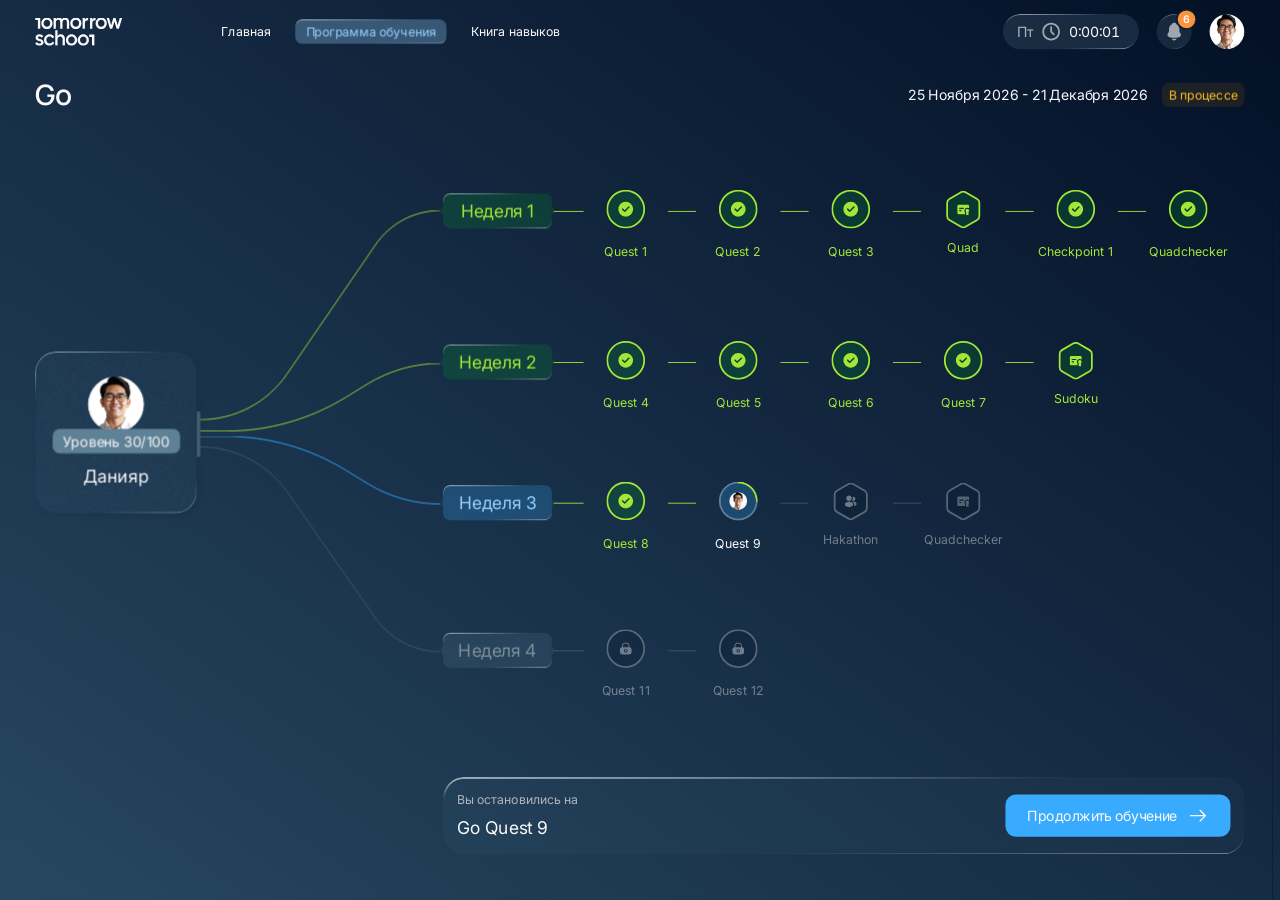
<file: prototypes/tomorrow-school/program.html>
<!DOCTYPE html>
<html lang="ru">
<head>
<meta charset="UTF-8">
<meta name="viewport" content="width=device-width, initial-scale=1">
<title>Tomorrow School — Программа обучения</title>
<link rel="preconnect" href="https://fonts.googleapis.com">
<link rel="preconnect" href="https://fonts.gstatic.com" crossorigin>
<link href="https://fonts.googleapis.com/css2?family=Inter:wght@400&family=Manrope:wght@400;600&family=Open+Sans:wght@400;600&display=swap" rel="stylesheet">
<style>
  :root {
    --text: #fafafa;
    --text-muted: #b0b4ba;
    --text-dim: rgba(250, 250, 250, 0.4);
    --accent: #38abff;
    --accent-deep: #0087ff;
    --nav-active: #97cfff;
    --done: #a3e635;
    --glass: rgba(94, 129, 151, 0.2);
    --glass-edge: rgba(255, 255, 255, 0.14);
    --bg-from: #031026;
    --bg-to: #274761;
  }

  * { box-sizing: border-box; margin: 0; padding: 0; }
  html, body { height: 100%; }
  body {
    background: linear-gradient(to bottom left, var(--bg-from), var(--bg-to));
    color: var(--text);
    font-family: "Inter", system-ui, sans-serif;
    font-weight: 400;
    overflow-x: hidden;
    -webkit-font-smoothing: antialiased;
  }
  a { color: inherit; text-decoration: none; }

  /* Холст 1440×1024 как во фрейме Figma */
  .viewport { position: relative; width: 100%; overflow: hidden; }
  .stage {
    position: absolute; top: 0; left: 0;
    width: 1440px; height: 1024px;
    transform-origin: 0 0; overflow: hidden;
    background: var(--bg-from);
  }
  .stage > .grad {
    position: absolute; left: 0; top: 0;
    width: 1024px; height: 1024px;
    transform: scaleX(1.40625); transform-origin: 0 0;
    background: linear-gradient(225deg, var(--bg-from), var(--bg-to));
  }
  .abs { position: absolute; }
  .glass {
    background: var(--glass);
    backdrop-filter: blur(4px); -webkit-backdrop-filter: blur(4px);
    box-shadow: inset 0 0 0 1px var(--glass-edge);
  }
  /* Обводка из Figma: 1px inside, белый линейный градиент 60% → 40% → 0 → 0 → 40% → 60%.
     Градиент задан в нормализованных координатах фрейма, поэтому рисуем его SVG-картинкой,
     растянутой на весь блок (preserveAspectRatio=none), и оставляем только рамку через mask. */
  .edge { --bw: 1px; }
  .edge::before {
    content: ""; position: absolute; inset: 0; z-index: 1;
    border-radius: inherit; padding: var(--bw); pointer-events: none;
    background: url("data:image/svg+xml,%3Csvg xmlns='http://www.w3.org/2000/svg' viewBox='0 0 1 1' preserveAspectRatio='none'%3E%3ClinearGradient id='g' x1='0.1277' y1='-0.0155' x2='1' y2='1.0227'%3E%3Cstop offset='0' stop-color='%23fff' stop-opacity='.6'/%3E%3Cstop offset='.0856' stop-color='%23fff' stop-opacity='.4'/%3E%3Cstop offset='.1948' stop-color='%23fff' stop-opacity='0'/%3E%3Cstop offset='.7837' stop-color='%23fff' stop-opacity='0'/%3E%3Cstop offset='.9006' stop-color='%23fff' stop-opacity='.4'/%3E%3Cstop offset='1' stop-color='%23fff' stop-opacity='.6'/%3E%3C/linearGradient%3E%3Crect width='1' height='1' fill='url(%23g)'/%3E%3C/svg%3E") 0 0 / 100% 100% no-repeat;
    -webkit-mask: linear-gradient(#000 0 0) content-box exclude, linear-gradient(#000 0 0);
    mask: linear-gradient(#000 0 0) content-box exclude, linear-gradient(#000 0 0);
  }
  /* Карточки (.spin): градиент обводки из Figma медленно вращается по часовой стрелке (оборот 30 с).
     Вращение задано SMIL-анимацией внутри SVG, растянутого на карточку, поэтому в начальный
     момент блики стоят точно как в макете, а на широких блоках движутся пропорционально. */
  .spin.edge::before {
    background: url("data:image/svg+xml,%3Csvg xmlns='http://www.w3.org/2000/svg' viewBox='0 0 1 1' preserveAspectRatio='none'%3E%3ClinearGradient id='g' x1='0.1277' y1='-0.0155' x2='1' y2='1.0227'%3E%3CanimateTransform attributeName='gradientTransform' type='rotate' from='0 .5 .5' to='360 .5 .5' dur='30s' repeatCount='indefinite'/%3E%3Cstop offset='0' stop-color='%23fff' stop-opacity='.6'/%3E%3Cstop offset='.0856' stop-color='%23fff' stop-opacity='.4'/%3E%3Cstop offset='.1948' stop-color='%23fff' stop-opacity='0'/%3E%3Cstop offset='.7837' stop-color='%23fff' stop-opacity='0'/%3E%3Cstop offset='.9006' stop-color='%23fff' stop-opacity='.4'/%3E%3Cstop offset='1' stop-color='%23fff' stop-opacity='.6'/%3E%3C/linearGradient%3E%3Crect width='1' height='1' fill='url(%23g)'/%3E%3C/svg%3E") 0 0 / 100% 100% no-repeat;
  }
  /* без анимации — статичная обводка из макета */
  @media (prefers-reduced-motion: reduce) { .spin.edge::before { background: url("data:image/svg+xml,%3Csvg xmlns='http://www.w3.org/2000/svg' viewBox='0 0 1 1' preserveAspectRatio='none'%3E%3ClinearGradient id='g' x1='0.1277' y1='-0.0155' x2='1' y2='1.0227'%3E%3Cstop offset='0' stop-color='%23fff' stop-opacity='.6'/%3E%3Cstop offset='.0856' stop-color='%23fff' stop-opacity='.4'/%3E%3Cstop offset='.1948' stop-color='%23fff' stop-opacity='0'/%3E%3Cstop offset='.7837' stop-color='%23fff' stop-opacity='0'/%3E%3Cstop offset='.9006' stop-color='%23fff' stop-opacity='.4'/%3E%3Cstop offset='1' stop-color='%23fff' stop-opacity='.6'/%3E%3C/linearGradient%3E%3Crect width='1' height='1' fill='url(%23g)'/%3E%3C/svg%3E") 0 0 / 100% 100% no-repeat; } }
  .ic { display: block; flex: none; }

  /* ── Header ── */
  .topbar {
    left: 0; top: 0; width: 1440px; height: 72px; padding: 16px 32px;
    display: flex; align-items: center; justify-content: space-between;
  }
  .topbar-left { display: flex; align-items: center; gap: 100px; }
  .nav { display: flex; align-items: center; gap: 16px; }
  .nav a {
    display: flex; align-items: center; height: 28px; padding: 4px 12px; border-radius: 8px;
    font-size: 14px; line-height: 20px; transition: background .2s;
  }
  .nav a:hover { background: rgba(151, 207, 255, 0.12); }
  .nav a.active {
    color: var(--nav-active); background: rgba(151, 207, 255, 0.3);
    backdrop-filter: blur(4px); position: relative;
  }
  .topbar-right { display: flex; align-items: center; gap: 20px; }
  .timer {
    position: relative; background: rgba(94, 129, 151, 0.2);
    height: 40px; padding: 8px 16px; border-radius: 24px;
    display: flex; align-items: center; justify-content: center; gap: 8px;
    font-size: 16px; line-height: 24px;
  }
  .timer-day { color: var(--text-muted); }
  .timer-time { min-width: 64px; font-variant-numeric: tabular-nums; }
  .avatar-sm { width: 40px; height: 40px; border-radius: 50%; display: block; }

  /* ── Title bar ── */
  .titlebar {
    left: 0; top: 72px; width: 1440px; height: 72px; padding: 16px 32px;
    display: flex; align-items: center; justify-content: space-between;
  }
  .title { font-family: "Manrope", sans-serif; font-weight: 600; font-size: 32px; line-height: 40px; }
  .dates { display: flex; align-items: center; gap: 16px; font-size: 16px; line-height: 24px; }
  .badge {
    height: 28px; padding: 4px 8px; border-radius: 8px;
    background: rgba(245, 158, 11, 0.1);
    backdrop-filter: blur(5px);
    color: #fbbf24; font-size: 14px; line-height: 20px;
  }

  /* ── Student card ── */
  .student {
    left: 32px; top: 400px; width: 184px; height: 184px;
    padding: 28px 16px; border-radius: 24px;
    /* новый стиль карточек: 6% заливка, градиентная обводка (.edge), тень, размытие и лёгкий шум */
    background: url("data:image/svg+xml,%3Csvg xmlns='http://www.w3.org/2000/svg' width='160' height='160'%3E%3Cfilter id='n'%3E%3CfeTurbulence type='fractalNoise' baseFrequency='2.4' numOctaves='1' stitchTiles='stitch'/%3E%3CfeColorMatrix values='0 0 0 0 1 0 0 0 0 1 0 0 0 0 1 0 0 0 1 0'/%3E%3CfeComponentTransfer%3E%3CfeFuncA type='discrete' tableValues='0 0 0 0 0 0 .05 .05 0'/%3E%3C/feComponentTransfer%3E%3C/filter%3E%3Crect width='100%25' height='100%25' filter='url(%23n)'/%3E%3C/svg%3E"), rgba(94, 129, 151, 0.06);
    box-shadow: 2px 4px 8px rgba(0, 0, 0, 0.08);
    backdrop-filter: blur(4px); -webkit-backdrop-filter: blur(4px);
    display: flex; flex-direction: column; align-items: center; justify-content: center; gap: 12px;
  }
  .student-top { display: flex; flex-direction: column; align-items: center; gap: 0; }
  .student-top img { width: 64px; height: 64px; border-radius: 50%; display: block; }
  .level-pill {
    margin-top: -4px; position: relative;
    padding: 0 12px; border-radius: 8px;
    background: #5e8197;
    font-size: 16px; line-height: 28px; white-space: nowrap;
  }
  .student-name { font-size: 20px; line-height: 28px; }
  .student-stub {
    left: 216px; top: 468px; width: 4px; height: 52px;
    background: rgba(250, 250, 250, 0.2); border-radius: 0 2px 2px 0;
  }

  /* ── Weeks ── */
  .week {
    position: absolute; left: 494px; width: 130px; height: 40px;
    --c: var(--done); --bg: rgba(0, 161, 41, 0.2); --stub: rgba(0, 161, 41, 0.2);
  }
  .week .label {
    position: absolute; left: 2px; top: 0; width: 124px; height: 40px;
    padding: 4px 16px; border-radius: 8px;
    display: flex; align-items: center; justify-content: center;
    background: var(--bg); color: var(--c);
    backdrop-filter: blur(4px);
    font-size: 20px; line-height: 32px; white-space: nowrap;
  }
  .week::before, .week::after {
    content: ""; position: absolute; top: 16px; width: 2px; height: 8px; background: var(--stub);
  }
  .week::before { left: 0; border-radius: 2px 0 0 2px; }
  .week::after { left: 126px; border-radius: 0 2px 2px 0; }
  .week.current { --c: #97cfff; --bg: rgba(56, 171, 255, 0.24); }
  .week.locked { --c: var(--text-dim); --bg: rgba(94, 129, 151, 0.2); --stub: rgba(94, 129, 151, 0.2); }

  /* ── Tracks ── */
  .track { position: absolute; left: 624px; height: 80px; display: flex; }
  .link { position: relative; width: 32px; height: 80px; flex: none; }
  .link::before {
    content: ""; position: absolute; left: 0; right: 0; top: 24px; height: 1px;
    background: var(--done);
  }
  .link.off::before { background: rgba(250, 250, 250, 0.2); }
  .link:first-child::before { left: -2px; } /* стыкуем с коннектором плашки недели */
  .node {
    width: 96px; flex: none;
    display: flex; flex-direction: column; align-items: center; gap: 16px;
    color: var(--done); font-size: 14px; line-height: 20px; text-align: center;
  }
  .node img { display: block; transition: transform .25s ease, filter .25s ease; }
  .node.raid { gap: 12px; }
  .node.raid img { height: 44px; object-fit: contain; }
  .node.now { color: var(--text); }
  .node.off { color: var(--text-dim); }
  a.node { cursor: pointer; }
  a.node:hover img { transform: scale(1.08); filter: drop-shadow(0 4px 12px rgba(163, 230, 53, 0.35)); }
  a.node.now:hover img { filter: drop-shadow(0 4px 12px rgba(56, 171, 255, 0.45)); }

  /* ── Карточка Quest 9 (шаблон Figma SkillsSection) ── */
  .qcard {
    left: 232px; top: 160px; width: 536px; z-index: 20; border-radius: 24px; overflow: hidden;
    /* стекло: полупрозрачный фон + размытие и насыщенность подложки */
    background: rgba(94, 129, 151, 0.12);
    backdrop-filter: blur(24px) saturate(140%); -webkit-backdrop-filter: blur(24px) saturate(140%);
    box-shadow: 0 16px 40px rgba(3, 16, 38, 0.32);
    transform-origin: 100% 50%;
  }
  .qcard[hidden] { display: none; }
  .qcard.show { animation: qcard-in .2s ease; }
  @keyframes qcard-in { from { opacity: 0; transform: translateX(8px) scale(.98); } }
  .qcard-head { padding: 20px; background: rgba(3, 16, 38, 0.2); display: flex; align-items: center; justify-content: space-between; gap: 16px; }
  .qcard-status { flex: none; padding: 4px 8px; border-radius: 8px; font-size: 14px; line-height: 20px; }
  .qcard-status.done { background: rgba(163, 230, 53, 0.12); color: #a3e635; }
  .qcard-status.now { background: rgba(56, 171, 255, 0.2); color: #97cfff; }
  .qcard-status.locked { background: rgba(250, 250, 250, 0.08); color: var(--text-dim); }
  .qcard-head h2, .qcard h3 { font-family: "Manrope", sans-serif; font-weight: 400; font-size: 20px; line-height: 28px; }
  .qcard-body { padding: 20px; background: rgba(3, 16, 38, 0.2); display: flex; flex-direction: column; gap: 32px; }
  .qcard-progress { display: flex; flex-direction: column; gap: 12px; }
  .qcard-row { display: flex; justify-content: space-between; font-size: 16px; line-height: 24px; }
  .qcard-segs { display: flex; gap: 4px; height: 16px; }
  .qcard-segs i { flex: 1; border-radius: 4px; background: rgba(250, 250, 250, 0.16); overflow: hidden; }
  .qcard-segs b { display: block; height: 100%; border-radius: 4px; background: #a3e635; }
  .qcard-block { display: flex; flex-direction: column; gap: 16px; }
  .qcard-list { padding-left: 24px; list-style: disc; font-size: 16px; line-height: 24px; color: var(--text-muted); }
  .qcard-list code { font-family: ui-monospace, "SF Mono", Menlo, monospace; font-size: 14px; line-height: 1; color: #e6e8ea; }
  .qcard-alert { display: flex; gap: 16px; padding: 12px 16px; border-radius: 12px; background: rgba(202, 138, 4, 0.2); }
  .qcard-alert img { flex: none; }
  .qcard-alert-title { font-family: "Open Sans", sans-serif; font-weight: 600; font-size: 16px; line-height: 24px; color: #facc15; }
  .qcard-alert ul { margin-top: 4px; padding-left: 16px; list-style: disc; font-family: "Open Sans", sans-serif; font-size: 14px; line-height: 20px; color: #fef9c3; }

  /* ── CTA ── */
  .cta {
    left: 496px; top: 884px; width: 912px; height: 88px; padding: 16px; border-radius: 24px;
    display: flex; align-items: center; justify-content: space-between; gap: 24px;
    background: rgba(94, 129, 151, 0.06); --bw: 1.5px;
  }
  .cta-text { width: 280px; display: flex; flex-direction: column; gap: 8px; }
  .cta-label { font-size: 14px; line-height: 20px; color: var(--text-muted); }
  .cta-quest { font-size: 20px; line-height: 28px; }
  .btn {
    width: 256px; height: 48px; padding: 12px 24px; border-radius: 12px; border: 0;
    display: flex; align-items: center; justify-content: center; gap: 12px;
    background: var(--accent);
    color: var(--text); font: inherit; font-size: 16px; letter-spacing: -0.32px; text-decoration: none;
    cursor: pointer; transition: filter .2s, transform .2s;
  }
  .btn:hover { filter: brightness(1.08); }
  .btn:active { transform: translateY(1px); }

  /* ── Модальное окно «Вы открыли новый навык» (макет Figma 5162:54330) ──
     Появляется через 3 с после открытия страницы. Слои экспортированы из макета (assets/md-*.png)
     и стоят в тех же координатах холста 1440×1024; каждый слой анимируется отдельно. */
  .md { position: absolute; inset: 0; z-index: 50; overflow: hidden; }
  .md[hidden] { display: none; }
  .md:focus { outline: none; }
  .md-scrim {
    position: absolute; inset: 0; background: rgba(3, 16, 38, 0.6);
    -webkit-backdrop-filter: blur(8px); backdrop-filter: blur(8px);
  }
  .md-layer { position: absolute; display: block; pointer-events: none; }
  .md-bg { left: 0; top: 0; width: 1440px; height: 1024px; }
  .md-band { left: 166px; top: 399.47px; width: 1108px; height: 221.78px; }
  .md-glow { left: 512.61px; top: 290.09px; width: 414.77px; height: 441.81px; }
  .md-hex { left: 611px; top: 389.91px; width: 225.99px; height: 250.18px; }
  .md-hex-stroke { left: 623px; top: 401.91px; width: 193.99px; height: 218.18px; }
  .md-star { left: 672.59px; top: 464.59px; width: 94.82px; height: 94.82px; }
  .md-title {
    position: absolute; left: 291px; top: 241px; width: 857px; height: 82px;
    display: flex; align-items: center; justify-content: center;
    font-family: "Helvetica Neue", Inter, sans-serif; font-size: 32px; line-height: 40px; font-weight: 400; color: #a3e635; isolation: isolate;
  }
  .md-title::before { /* заливка: градиент 20% и линии сверху/снизу */
    content: ""; position: absolute; inset: 0; z-index: -1;
    background:
      linear-gradient(90deg, rgba(34,60,84,0), #a3e635 50%, rgba(34,60,84,0)) top / 100% 1px no-repeat,
      linear-gradient(90deg, rgba(34,60,84,0), #a3e635 50%, rgba(34,60,84,0)) bottom / 100% 1px no-repeat,
      linear-gradient(90deg, rgba(36,64,88,0) 7%, rgba(163,230,53,0.2) 36%, rgba(163,230,53,0.2) 64%, rgba(36,64,88,0) 93%);
  }
  .md-line {
    position: absolute; left: 282px; top: 698px; width: 876px; height: 2px; opacity: 0.3;
    background: linear-gradient(90deg, rgba(3,16,38,0), #fafafa 50%, rgba(3,16,38,0));
  }
  /* подпись, описание и кнопки под линией: заголовок 20/28, описание 16/24, кнопки 48 */
  .md-info {
    position: absolute; left: 400px; top: 724px; width: 640px;
    display: flex; flex-direction: column; align-items: center; gap: 12px; text-align: center;
  }
  /* иерархия: заголовок Manrope 24/32 → итог 16/24 → пояснение 14/20 приглушённое; группы разделены отступами 12, 4 и 32 */
  .md-text { font-family: "Manrope", sans-serif; font-weight: 600; font-size: 24px; line-height: 32px; letter-spacing: -0.24px; color: #fafafa; }
  .md-desc { font-size: 16px; line-height: 24px; color: #b0b4ba; }
  .md-desc span { display: block; white-space: nowrap; } /* строка 1 — что пройдено, строка 2 — что теперь умеете */
  .md-desc span:first-child { font-size: 16px; line-height: 24px; color: #e4e4e7; } /* что пройдено — светлее */
  .md-desc span + span { margin-top: 4px; font-size: 14px; line-height: 20px; } /* что теперь умеете */
  .md-quest { font-weight: inherit; color: #a3e635; } /* названия квестов — зелёным, как в книге навыков */
  .md-actions { display: flex; align-items: center; justify-content: center; gap: 16px; margin-top: 20px; } /* 12 + 20 = 32 до кнопок */
  .md-actions .btn { width: auto; }
  .md-later {
    height: 48px; padding: 12px 24px; border: 0; border-radius: 12px; cursor: pointer;
    background: rgba(94, 129, 151, 0.2); color: var(--text); font: inherit; font-size: 16px; letter-spacing: -0.32px;
    transition: background .2s;
  }
  .md-later:hover { background: rgba(94, 129, 151, 0.35); }
  .md-close {
    position: absolute; left: 1352px; top: 64px; width: 24px; height: 24px; padding: 0; border: 0; border-radius: 50%;
    background: none; cursor: pointer; transition: transform .2s ease;
  }
  .md-close:hover { transform: scale(1.12); }
  .md-close:focus-visible { outline: 2px solid #38abff; outline-offset: 2px; }
  .md-close svg { display: block; }

  /* Анимация появления: фон и размытие → полоса с узором раскрывается от центра → вспышка свечения →
     шестиугольник «выпрыгивает» → звезда проворачивается → плашка с названием, линия и подпись */
  .md.open .md-scrim { animation: md-fade .5s ease both; }
  .md.open .md-bg { animation: md-fade 1s ease .1s both; }
  .md.open .md-band { animation: md-wipe .9s cubic-bezier(.2,.8,.2,1) .35s both; }
  .md.open .md-glow { animation: md-glow 1s ease .45s both; }
  .md.open .md-hex, .md.open .md-hex-stroke { animation: md-pop .7s cubic-bezier(.34,1.56,.64,1) .45s both; }
  /* праздничная часть остаётся, но текст и кнопки догоняют её быстрее: действия доступны примерно через 1,2 с */
  .md.open .md-star { animation: md-star .7s cubic-bezier(.34,1.56,.64,1) .6s both, md-pulse 2.4s ease-in-out 1.5s infinite; }
  .md.open .md-title { animation: md-bar .5s cubic-bezier(.23,1,.32,1) .7s both; }
  .md.open .md-line { animation: md-line .5s cubic-bezier(.23,1,.32,1) .8s both; }
  .md.open .md-text { animation: md-rise .4s cubic-bezier(.23,1,.32,1) .85s both; }
  .md.open .md-desc { animation: md-rise .4s cubic-bezier(.23,1,.32,1) .9s both; }
  .md.open .md-actions { animation: md-rise .4s cubic-bezier(.23,1,.32,1) .8s both; }
  .md.open .md-close { animation: md-fade .3s ease .8s both; }
  .md.closing { animation: md-fade .3s ease reverse both; }
  @keyframes md-fade { from { opacity: 0; } }
  @keyframes md-wipe { from { clip-path: inset(0 50%); opacity: 0; } }
  @keyframes md-glow { from { opacity: 0; transform: scale(.4); } 60% { opacity: 1; transform: scale(1.08); } }
  @keyframes md-pop { from { opacity: 0; transform: scale(.4); } }
  @keyframes md-star { from { opacity: 0; transform: scale(.6) rotate(-90deg); } }
  @keyframes md-pulse { 50% { transform: scale(1.08); filter: drop-shadow(0 0 12px rgba(209, 254, 23, 0.6)); } }
  @keyframes md-bar { from { opacity: 0; transform: scaleX(.3); } }
  @keyframes md-line { from { opacity: 0; transform: scaleX(0); } }
  @keyframes md-rise { from { opacity: 0; transform: translateY(12px); } }
  @media (prefers-reduced-motion: reduce) {
    .md.open *, .md.open .md-scrim { animation: md-fade .3s ease both !important; }
  }
</style>
</head>
<body>
<div class="viewport" id="viewport">
  <div class="stage" id="stage">
    <div class="grad"></div>

    <!-- Header -->
    <header class="abs topbar">
      <div class="topbar-left">
        <a href="index.html"><img class="ic" src="assets/logo.svg" width="100" height="32" alt="Tomorrow School"></a>
        <nav class="nav">
          <a href="index.html">Главная</a>
          <a href="program.html" class="active edge spin" aria-current="page">Программа обучения</a>
          <a href="skills.html">Книга навыков</a>
        </nav>
      </div>
      <div class="topbar-right">
        <div class="timer edge spin" role="timer" aria-label="Учебное время за сегодня, пятница">
          <span class="timer-day">Пт</span>
          <img class="ic" src="assets/pg-timer.svg" width="24" height="24" alt="">
          <time class="timer-time" datetime="PT0H0M0S" aria-label="Время за сегодня">0:00:00</time>
        </div>
        <img class="avatar-sm" src="assets/avatar-header.png" alt="Профиль">
      </div>
    </header>

    <!-- Title -->
    <div class="abs titlebar">
      <h1 class="title">Go</h1>
      <div class="dates">
        <span>25 Ноября 2026 - 21 Декабря 2026</span>
        <span class="badge">В процессе</span>
      </div>
    </div>

    <!-- Student -->
    <div class="abs student edge spin">
      <div class="student-top">
        <img src="assets/pg-avatar64.png" alt="Данияр">
        <span class="level-pill">Уровень 30/100</span>
      </div>
      <span class="student-name">Данияр</span>
    </div>
    <div class="abs student-stub"></div>

    <!-- Connecting curves -->
    <img class="abs" src="assets/curve-1.svg" width="273" height="239" style="left:220px;top:238.5px" alt="">
    <img class="abs" src="assets/curve-2.svg" width="273" height="78" style="left:220px;top:412.5px" alt="">
    <img class="abs" src="assets/curve-3.svg" width="273" height="78" style="left:220px;top:495.5px" alt="">
    <img class="abs" src="assets/curve-4.svg?v=2" width="273" height="234" style="left:220px;top:507.5px" alt="">

    <!-- Weeks -->
    <div class="week" style="top:220px"><span class="label edge spin">Неделя 1</span></div>
    <div class="week" style="top:392px"><span class="label edge spin">Неделя 2</span></div>
    <div class="week current" style="top:552px"><span class="label edge spin">Неделя 3</span></div>
    <div class="week locked" style="top:720px"><span class="label edge spin">Неделя 4</span></div>

    <!-- Week 1 -->
    <div class="track" style="top:216px">
      <i class="link"></i><a href="#" class="node" data-q="quest-01"><img src="assets/node-done.svg" width="44" height="44" alt="">Quest 1</a>
      <i class="link"></i><a href="#" class="node" data-q="quest-02"><img src="assets/node-done.svg" width="44" height="44" alt="">Quest 2</a>
      <i class="link"></i><a href="#" class="node" data-q="quest-03"><img src="assets/node-done.svg" width="44" height="44" alt="">Quest 3</a>
      <i class="link"></i><a href="#" class="node raid" data-q="quad"><img src="assets/node-raid-done.svg" width="40" height="43" alt="">Quad</a>
      <i class="link"></i><a href="#" class="node" data-q="checkpoint-1"><img src="assets/node-done.svg" width="44" height="44" alt="">Checkpoint 1</a>
      <i class="link"></i><a href="#" class="node" data-q="quadchecker-1"><img src="assets/node-done.svg" width="44" height="44" alt="">Quadchecker</a>
    </div>

    <!-- Week 2 -->
    <div class="track" style="top:388px">
      <i class="link"></i><a href="#" class="node" data-q="quest-04"><img src="assets/node-done.svg" width="44" height="44" alt="">Quest 4</a>
      <i class="link"></i><a href="#" class="node" data-q="quest-05"><img src="assets/node-done.svg" width="44" height="44" alt="">Quest 5</a>
      <i class="link"></i><a href="#" class="node" data-q="quest-06"><img src="assets/node-done.svg" width="44" height="44" alt="">Quest 6</a>
      <i class="link"></i><a href="#" class="node" data-q="quest-07"><img src="assets/node-done.svg" width="44" height="44" alt="">Quest 7</a>
      <i class="link"></i><a href="#" class="node raid" data-q="sudoku"><img src="assets/node-raid-done.svg" width="40" height="43" alt="">Sudoku</a>
    </div>

    <!-- Week 3 -->
    <div class="track" style="top:548px">
      <i class="link"></i><a href="#" class="node" data-q="quest-08"><img src="assets/node-done.svg" width="44" height="44" alt="">Quest 8</a>
      <i class="link"></i><a href="lesson.html?from=program.html#quest-09" class="node now" data-q="quest-09"><img src="assets/node-current.png" width="44" height="44" alt="">Quest 9</a>
      <i class="link off"></i><div class="node raid off" data-q="hakathon" tabindex="0"><img src="assets/node-hack.svg" width="40" height="43" alt="">Hakathon</div>
      <i class="link off"></i><div class="node raid off" data-q="quadchecker-3" tabindex="0"><img src="assets/node-raid-locked.svg" width="40" height="43" alt="">Quadchecker</div>
    </div>

    <!-- Week 4 -->
    <div class="track" style="top:716px">
      <i class="link off"></i><div class="node off" data-q="quest-11" tabindex="0"><img src="assets/node-lock.svg" width="44" height="44" alt="">Quest 11</div>
      <i class="link off"></i><div class="node off" data-q="quest-12" tabindex="0"><img src="assets/node-lock.svg" width="44" height="44" alt="">Quest 12</div>
    </div>


    <!-- Карточка квеста по шаблону Figma «SkillsSection» (1186:87562); данные — assets/quests.js -->
    <section class="abs qcard edge spin" id="q-card" role="tooltip" hidden>
      <header class="qcard-head"><h2 class="qcard-title"></h2><span class="qcard-status"></span></header>
      <div class="qcard-body">
        <div class="qcard-progress">
          <div class="qcard-row"><span>Урок выполнен на</span><span class="qcard-pct"></span></div>
          <div class="qcard-segs"></div>
        </div>
        <div class="qcard-block">
          <h3>Чему научитесь:</h3>
          <ul class="qcard-list"></ul>
        </div>
        <div class="qcard-block">
          <h3>Навыки, которые вы освоите</h3>
          <div class="qcard-skills"></div>
        </div>
        <div class="qcard-alert">
          <img src="assets/qp-warning.svg" width="24" height="24" alt="">
          <div>
            <p class="qcard-alert-title">Требования:</p>
            <ul class="qcard-req"></ul>
          </div>
        </div>
      </div>
    </section>

    <!-- CTA -->
    <section class="abs cta edge spin">
      <div class="cta-text">
        <span class="cta-label">Вы остановились на</span>
        <span class="cta-quest">Go Quest 9</span>
      </div>
      <a class="btn" href="lesson.html?from=program.html">
        Продолжить обучение
        <img class="ic" src="assets/ic-arrow.svg" width="24" height="24" alt="">
      </a>
    </section>
    <!-- Модальное окно «Новый навык получен» (Figma 5162:54330), появляется через 3 с -->
    <div class="md" id="skill-modal" tabindex="-1" role="dialog" aria-modal="true" aria-labelledby="md-title" aria-describedby="md-text" hidden>
      <div class="md-scrim" data-close></div>
      <img class="md-layer md-bg" src="assets/md-bg.png" alt="">
      <img class="md-layer md-band" src="assets/md-band.png" alt="">
      <img class="md-layer md-glow" src="assets/md-hex-glow.png" alt="">
      <img class="md-layer md-hex" src="assets/md-hex.png" alt="">
      <img class="md-layer md-star" src="assets/md-star.png" alt="">
      <img class="md-layer md-hex-stroke" src="assets/md-hex-stroke.png" alt="">
      <h2 class="md-title" id="md-title">Основы синтаксиса</h2>
      <i class="md-line" aria-hidden="true"></i>
      <div class="md-info">
        <h3 class="md-text">Новый навык получен!</h3>
        <p class="md-desc" id="md-text"><span>Вы прошли <b class="md-quest">Quest 02</b>, <b class="md-quest">Quest 03</b> и <b class="md-quest">Checkpoint 1</b>.</span> <span>Теперь вы пишете на Go с нуля: пакеты, переменные, условия, циклы и функции.</span></p>
        <div class="md-actions">
          <a class="btn" href="skills.html?skill=0">Смотреть в книге навыков<img class="ic" src="assets/ic-arrow.svg" width="24" height="24" alt=""></a>
          <button class="md-later" type="button">Позже</button>
        </div>
      </div>
      <button class="md-close" type="button" aria-label="Закрыть">
        <svg width="24" height="24" viewBox="0 0 24 24" aria-hidden="true"><circle cx="12" cy="12" r="10" fill="#fafafa"/><path d="M9.17 14.83l5.66-5.66M14.83 14.83L9.17 9.17" stroke="#0b1b32" stroke-width="1.5" stroke-linecap="round"/></svg>
      </button>
    </div>
  </div>
</div>

<script src="assets/skills.js"></script>
<script src="assets/quests.js"></script>
<script src="assets/timer.js"></script>
<script src="assets/notifications.js"></script>
<script>
  // Вписывает холст 1440×1024 в окно; на узких экранах — по ширине с вертикальной прокруткой
  (function () {
    const vp = document.getElementById('viewport');
    const stage = document.getElementById('stage');
    function fit() {
      const scale = Math.min(window.innerWidth / 1440, window.innerHeight / 1024) || 1;
      const k = window.innerWidth < 1000 ? window.innerWidth / 1440 : scale;
      stage.style.transform = 'scale(' + k + ')';
      stage.style.left = Math.max(0, (window.innerWidth - 1440 * k) / 2) + 'px';
      vp.style.height = Math.max(window.innerHeight, 1024 * k) + 'px';
    }
    fit();
    window.addEventListener('resize', fit);
  })();
</script>
<script>
  window.REVEAL = [
    ['.topbar-left > *, .topbar-right > *', 0, 40],
    ['.titlebar > *', 60, 40],
    ['.student', 120, 0, 'pop'],
    ['.student-stub', 180],
    ['img[src*="curve-"]', 200, 50, 'wipe'],
    ['.week', 260, 50],
    ['.track > *', 320, 20, 'pop'],
    ['.cta', 480]
  ];
</script>
<script>
  // Модалка «Новый навык получен»: через 3 с после перехода на страницу; «Смотреть в книге навыков» открывает навык
  // в книге, «Позже», крестик, клик по фону или Esc закрывают
  (function () {
    const modal = document.getElementById('skill-modal');
    const closeBtn = modal.querySelector('.md-close');
    const goBtn = modal.querySelector('.md-actions .btn');
    const focusables = [goBtn, modal.querySelector('.md-later'), closeBtn];
    let lastFocus;
    function open() {
      lastFocus = document.activeElement;
      modal.hidden = false;
      modal.classList.remove('closing');
      modal.classList.add('open');
      // фокус на само окно, а не на кнопку — без обводки; Tab переходит к кнопкам
      modal.focus({ preventScroll: true });
    }
    function close() {
      if (modal.hidden || modal.classList.contains('closing')) return;
      modal.classList.add('closing');
      setTimeout(() => {
        modal.hidden = true;
        modal.classList.remove('open', 'closing');
        if (lastFocus && lastFocus.focus) lastFocus.focus({ preventScroll: true });
      }, 300);
    }
    closeBtn.addEventListener('click', close);
    modal.querySelector('.md-later').addEventListener('click', close);
    modal.querySelector('[data-close]').addEventListener('click', close);
    document.addEventListener('keydown', e => {
      if (modal.hidden) return;
      if (e.key === 'Escape') close();
      if (e.key === 'Tab') { // фокус ходит по кнопкам модалки
        e.preventDefault();
        const i = focusables.indexOf(document.activeElement);
        focusables[(i + (e.shiftKey ? -1 : 1) + focusables.length) % focusables.length].focus();
      }
    });
    setTimeout(open, 3000);
  })();
</script>
<script src="assets/reveal.js"></script>
</body>
</html>
</file>
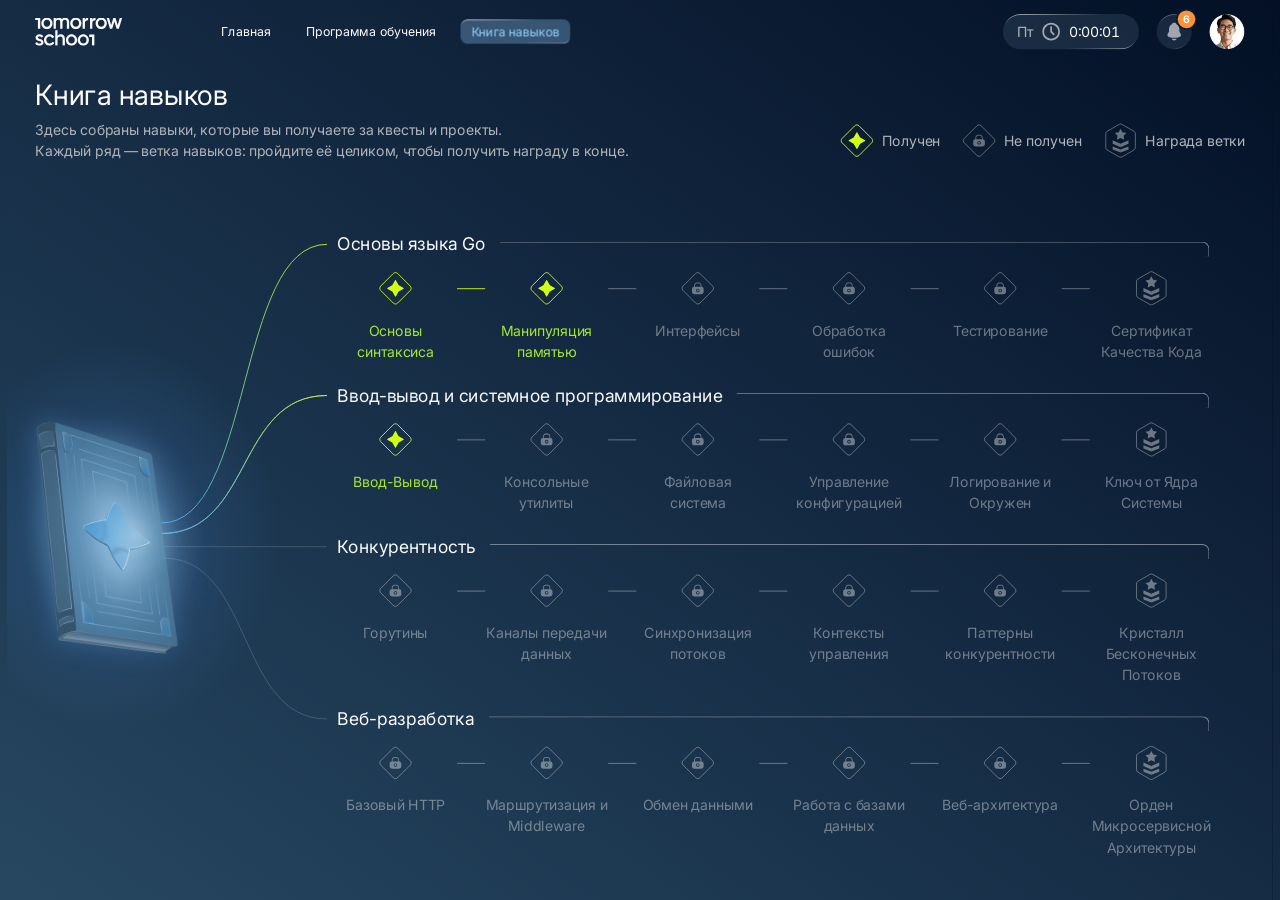
<file: prototypes/tomorrow-school/skills.html>
<!DOCTYPE html>
<html lang="ru">
<head>
<meta charset="UTF-8">
<meta name="viewport" content="width=device-width, initial-scale=1">
<title>Tomorrow School — Книга навыков</title>
<link rel="preconnect" href="https://fonts.googleapis.com">
<link rel="preconnect" href="https://fonts.gstatic.com" crossorigin>
<link href="https://fonts.googleapis.com/css2?family=Inter:wght@400&family=Manrope:wght@400&display=swap" rel="stylesheet">
<style>
  :root {
    --text: #fafafa;
    --text-muted: #b0b4ba;
    --text-dim: rgba(250, 250, 250, 0.4);
    --accent: #38abff;
    --accent-deep: #0087ff;
    --nav-active: #97cfff;
    --done: #a3e635;
    --glass: rgba(94, 129, 151, 0.2);
    --glass-edge: rgba(255, 255, 255, 0.14);
    --bg-from: #031026;
    --bg-to: #274761;
  }

  * { box-sizing: border-box; margin: 0; padding: 0; }
  html, body { height: 100%; }
  body {
    background: linear-gradient(to bottom left, var(--bg-from), var(--bg-to));
    color: var(--text);
    font-family: "Inter", system-ui, sans-serif;
    font-weight: 400;
    overflow-x: hidden;
    -webkit-font-smoothing: antialiased;
  }
  a { color: inherit; text-decoration: none; }

  /* Холст 1440×1024 как во фрейме Figma */
  .viewport { position: relative; width: 100%; overflow: hidden; }
  .stage {
    position: absolute; top: 0; left: 0;
    width: 1440px; height: 1024px;
    transform-origin: 0 0; overflow: hidden;
    background: var(--bg-from);
  }
  .stage > .grad {
    position: absolute; left: 0; top: 0;
    width: 1024px; height: 1024px;
    transform: scaleX(1.40625); transform-origin: 0 0;
    background: linear-gradient(225deg, var(--bg-from), var(--bg-to));
  }
  .abs { position: absolute; }
  .glass {
    background: var(--glass);
    backdrop-filter: blur(4px); -webkit-backdrop-filter: blur(4px);
    box-shadow: inset 0 0 0 1px var(--glass-edge);
  }
  /* Обводка из Figma: 1px inside, белый линейный градиент 60% → 40% → 0 → 0 → 40% → 60%.
     Градиент задан в нормализованных координатах фрейма, поэтому рисуем его SVG-картинкой,
     растянутой на весь блок (preserveAspectRatio=none), и оставляем только рамку через mask. */
  .edge { --bw: 1px; }
  .edge::before {
    content: ""; position: absolute; inset: 0; z-index: 1;
    border-radius: inherit; padding: var(--bw); pointer-events: none;
    background: url("data:image/svg+xml,%3Csvg xmlns='http://www.w3.org/2000/svg' viewBox='0 0 1 1' preserveAspectRatio='none'%3E%3ClinearGradient id='g' x1='0.1277' y1='-0.0155' x2='1' y2='1.0227'%3E%3Cstop offset='0' stop-color='%23fff' stop-opacity='.6'/%3E%3Cstop offset='.0856' stop-color='%23fff' stop-opacity='.4'/%3E%3Cstop offset='.1948' stop-color='%23fff' stop-opacity='0'/%3E%3Cstop offset='.7837' stop-color='%23fff' stop-opacity='0'/%3E%3Cstop offset='.9006' stop-color='%23fff' stop-opacity='.4'/%3E%3Cstop offset='1' stop-color='%23fff' stop-opacity='.6'/%3E%3C/linearGradient%3E%3Crect width='1' height='1' fill='url(%23g)'/%3E%3C/svg%3E") 0 0 / 100% 100% no-repeat;
    -webkit-mask: linear-gradient(#000 0 0) content-box exclude, linear-gradient(#000 0 0);
    mask: linear-gradient(#000 0 0) content-box exclude, linear-gradient(#000 0 0);
  }
  /* Карточки (.spin): градиент обводки из Figma медленно вращается по часовой стрелке (оборот 30 с).
     Вращение задано SMIL-анимацией внутри SVG, растянутого на карточку, поэтому в начальный
     момент блики стоят точно как в макете, а на широких блоках движутся пропорционально. */
  .spin.edge::before {
    background: url("data:image/svg+xml,%3Csvg xmlns='http://www.w3.org/2000/svg' viewBox='0 0 1 1' preserveAspectRatio='none'%3E%3ClinearGradient id='g' x1='0.1277' y1='-0.0155' x2='1' y2='1.0227'%3E%3CanimateTransform attributeName='gradientTransform' type='rotate' from='0 .5 .5' to='360 .5 .5' dur='30s' repeatCount='indefinite'/%3E%3Cstop offset='0' stop-color='%23fff' stop-opacity='.6'/%3E%3Cstop offset='.0856' stop-color='%23fff' stop-opacity='.4'/%3E%3Cstop offset='.1948' stop-color='%23fff' stop-opacity='0'/%3E%3Cstop offset='.7837' stop-color='%23fff' stop-opacity='0'/%3E%3Cstop offset='.9006' stop-color='%23fff' stop-opacity='.4'/%3E%3Cstop offset='1' stop-color='%23fff' stop-opacity='.6'/%3E%3C/linearGradient%3E%3Crect width='1' height='1' fill='url(%23g)'/%3E%3C/svg%3E") 0 0 / 100% 100% no-repeat;
  }
  /* без анимации — статичная обводка из макета */
  @media (prefers-reduced-motion: reduce) { .spin.edge::before { background: url("data:image/svg+xml,%3Csvg xmlns='http://www.w3.org/2000/svg' viewBox='0 0 1 1' preserveAspectRatio='none'%3E%3ClinearGradient id='g' x1='0.1277' y1='-0.0155' x2='1' y2='1.0227'%3E%3Cstop offset='0' stop-color='%23fff' stop-opacity='.6'/%3E%3Cstop offset='.0856' stop-color='%23fff' stop-opacity='.4'/%3E%3Cstop offset='.1948' stop-color='%23fff' stop-opacity='0'/%3E%3Cstop offset='.7837' stop-color='%23fff' stop-opacity='0'/%3E%3Cstop offset='.9006' stop-color='%23fff' stop-opacity='.4'/%3E%3Cstop offset='1' stop-color='%23fff' stop-opacity='.6'/%3E%3C/linearGradient%3E%3Crect width='1' height='1' fill='url(%23g)'/%3E%3C/svg%3E") 0 0 / 100% 100% no-repeat; } }
  .ic { display: block; flex: none; }

  /* ── Header ── */
  .topbar {
    left: 0; top: 0; width: 1440px; height: 72px; padding: 16px 32px;
    display: flex; align-items: center; justify-content: space-between;
  }
  .topbar-left { display: flex; align-items: center; gap: 100px; }
  .nav { display: flex; align-items: center; gap: 16px; }
  .nav a {
    display: flex; align-items: center; height: 28px; padding: 4px 12px; border-radius: 8px;
    font-size: 14px; line-height: 20px; transition: background .2s;
  }
  .nav a:hover { background: rgba(151, 207, 255, 0.12); }
  .nav a.active {
    color: var(--nav-active); background: rgba(151, 207, 255, 0.3);
    backdrop-filter: blur(4px); position: relative;
  }
  .topbar-right { display: flex; align-items: center; gap: 20px; }
  .timer {
    position: relative; background: rgba(94, 129, 151, 0.2);
    height: 40px; padding: 8px 16px; border-radius: 24px;
    display: flex; align-items: center; justify-content: center; gap: 8px;
    font-size: 16px; line-height: 24px;
  }
  .timer-day { color: var(--text-muted); }
  .timer-time { min-width: 64px; font-variant-numeric: tabular-nums; }
  .avatar-sm { width: 40px; height: 40px; border-radius: 50%; display: block; }

  /* ── Title ── */
  .page-title { left: 32px; top: 88px; font-size: 32px; line-height: 40px; font-weight: 400; }
  /* подзаголовок: о чём страница */
  .page-lead { left: 32px; top: 136px; white-space: nowrap; font-size: 16px; line-height: 24px; color: var(--text-muted); }
  /* легенда иконок справа, на уровне описания; иконки 40×40 как у навыков, текст 16 */
  .legend {
    right: 32px; top: 140px; list-style: none;
    display: flex; align-items: center; gap: 24px;
    font-size: 16px; line-height: 24px; color: var(--text-muted);
  }
  .legend li { display: flex; align-items: center; gap: 8px; }
  /* названия веток над рядами — те же, что в карточках навыков */
  /* Заголовок ветки по макету Figma (5138:53152): название Inter 20/28 слева, за ним через 16px —
     линия до конца ряда, правый конец загнут вниз на 16px (радиус 8), цвет #798795.
     Направляющие от книги приходят к левому краю названия */
  .branch-title {
    left: 376px; width: 992px; height: 28px;
    display: flex; align-items: flex-end; gap: 16px;
    font-size: 20px; line-height: 28px; font-weight: 400; color: var(--text); white-space: nowrap;
  }
  .branch-title::after {
    content: ""; flex: 1; height: 16px;
    border-top: 1px solid #798795; border-right: 1px solid #798795; border-top-right-radius: 8px;
  }
  .legend img { display: block; flex: none; }

  /* ── Book ── */
  /* Обёртка книги: витает целиком вместе со свечением.
     Подъём на 14 px с наклоном 1.2°, цикл 6 с. Концы линий навыков спрятаны под книгой,
     поэтому при движении разрывов не видно. Анимируется transform, а reveal.js использует
     свойство scale — они не мешают друг другу. */
  .book-float { left: 3.19px; top: 449.1px; width: 236.86px; height: 321.88px; animation: book-float 6s ease-in-out infinite; }
  .book { left: 0; top: 0; width: 100%; height: 100%; filter: drop-shadow(0 0 14px rgba(120, 190, 255, 0.28)); }
  @keyframes book-float {
    0%, 100% { transform: translateY(0) rotate(0); }
    50% { transform: translateY(-14px) rotate(-1.2deg); }
  }
  /* Ореол за книгой: мягкое голубое облако, «дышит» в такт витанию — ярче в верхней точке */
  .book-halo {
    position: absolute; left: -70px; top: -60px; width: 377px; height: 442px; pointer-events: none;
    background: radial-gradient(closest-side, rgba(110, 185, 255, 0.34), rgba(70, 140, 230, 0.13) 55%, rgba(70, 140, 230, 0) 100%);
    animation: book-halo 6s ease-in-out infinite;
  }
  @keyframes book-halo {
    0%, 100% { opacity: .55; transform: scale(.94); }
    50% { opacity: 1; transform: scale(1.04); }
  }
  /* Сияние звезды на обложке: яркое ядро поверх книги, пульсирует чуть быстрее ореола */
  .book-core {
    position: absolute; left: 38%; top: 33%; width: 44%; height: 34%; pointer-events: none;
    background: radial-gradient(closest-side, rgba(210, 236, 255, 0.34), rgba(140, 200, 255, 0.14) 50%, rgba(140, 200, 255, 0) 100%);
    mix-blend-mode: screen;
    animation: book-core 3s ease-in-out infinite;
  }
  @keyframes book-core {
    0%, 100% { opacity: .45; transform: scale(.9); }
    50% { opacity: 1; transform: scale(1.08); }
  }
  @media (prefers-reduced-motion: reduce) {
    .book-float, .book-halo, .book-core { animation: none; }
    .book-halo { opacity: .8; }
    .book-core { opacity: .7; }
  }

  /* ── Skill rows ── */
  .sk-row { position: absolute; left: 372px; display: flex; align-items: flex-start; }
  .skill {
    width: 140px; flex: none;
    display: flex; flex-direction: column; align-items: center; gap: 16px;
    color: rgba(250, 250, 250, 0.4); font-size: 16px; line-height: 24px; text-align: center;
  }
  .skill img { display: block; transition: transform .25s ease, filter .25s ease; }
  .skill.open { color: var(--done); cursor: pointer; }
  a.skill:hover img { transform: scale(1.1); filter: drop-shadow(0 0 10px rgba(209, 254, 23, 0.45)); }
  .sk-link { position: relative; height: 24px; flex: none; }
  .sk-link::before {
    content: ""; position: absolute; left: 0; right: 0; top: 20px; height: 1px;
    background: rgba(250, 250, 250, 0.4);
  }
  .sk-link.on::before { background: #d1fe17; }

  /* ── Карточка навыка (стиль карточек квестов, без прогресса и навыков) ── */
  .qcard {
    width: 536px; z-index: 20; border-radius: 24px; overflow: hidden;
    background: rgba(94, 129, 151, 0.12);
    backdrop-filter: blur(24px) saturate(140%); -webkit-backdrop-filter: blur(24px) saturate(140%);
    box-shadow: 0 16px 40px rgba(3, 16, 38, 0.32);
  }
  .qcard[hidden] { display: none; }
  .qcard.show { animation: qcard-in .2s ease; }
  @keyframes qcard-in { from { opacity: 0; transform: translateY(8px) scale(.98); } }
  .qcard-head { padding: 20px; background: rgba(3, 16, 38, 0.2); display: flex; align-items: center; justify-content: space-between; gap: 16px; }
  .qcard-head h2, .qcard h3 { font-family: "Manrope", sans-serif; font-weight: 400; font-size: 20px; line-height: 28px; }
  .sk-quest { color: #a3e635; }
  .qcard-status { flex: none; padding: 4px 8px; border-radius: 8px; font-size: 14px; line-height: 20px; }
  .qcard-status.got { background: rgba(163, 230, 53, 0.12); color: #a3e635; }
  .qcard-status.locked { background: rgba(250, 250, 250, 0.08); color: rgba(250, 250, 250, 0.4); }
  .qcard-status.reward { background: rgba(139, 92, 246, 0.12); color: #a78bfa; }
  .qcard-body { padding: 20px; background: rgba(3, 16, 38, 0.2); display: flex; flex-direction: column; gap: 32px; }
  .qcard-block { display: flex; flex-direction: column; gap: 16px; }
  .sk-about { font-size: 16px; line-height: 24px; color: var(--text-muted); }
  .sk-how { padding-left: 24px; list-style: disc; font-size: 16px; line-height: 24px; color: var(--text-muted); }
</style>
</head>
<body>
<div class="viewport" id="viewport">
  <div class="stage" id="stage">
    <div class="grad"></div>

    <!-- Header -->
    <header class="abs topbar">
      <div class="topbar-left">
        <a href="index.html"><img class="ic" src="assets/logo.svg" width="100" height="32" alt="Tomorrow School"></a>
        <nav class="nav">
          <a href="index.html">Главная</a>
          <a href="program.html">Программа обучения</a>
          <a href="skills.html" class="active edge spin" aria-current="page">Книга навыков</a>
        </nav>
      </div>
      <div class="topbar-right">
        <div class="timer edge spin" role="timer" aria-label="Учебное время за сегодня, пятница">
          <span class="timer-day">Пт</span>
          <img class="ic" src="assets/pg-timer.svg" width="24" height="24" alt="">
          <time class="timer-time" datetime="PT0H0M0S" aria-label="Время за сегодня">0:00:00</time>
        </div>
        <img class="avatar-sm" src="assets/avatar-header.png" alt="Профиль">
      </div>
    </header>

    <h1 class="abs page-title">Книга навыков</h1>
    <p class="abs page-lead">Здесь собраны навыки, которые вы получаете за квесты и проекты.<br>Каждый ряд — ветка навыков: пройдите её целиком, чтобы получить награду в конце.</p>
    <ul class="abs legend" aria-label="Обозначения">
      <li><img src="assets/sk-open.svg" width="40" height="40" alt="">Получен</li>
      <li><img src="assets/sk-lock.svg" width="40" height="40" alt="">Не получен</li>
      <li><img src="assets/sk-final.svg" width="40" height="40" alt="">Награда ветки</li>
    </ul>

    <!-- Curves from the book -->
    <svg class="abs sk-curve" width="195" height="325" viewBox="0 0 195 325" fill="none" style="left:173px;top:274px" aria-hidden="true"><defs><linearGradient id="skc-g1" x1="191.0" y1="0" x2="2.9" y2="0" gradientUnits="userSpaceOnUse"><stop stop-color="#D1FE17"/><stop offset="1" stop-color="#38ABFF"/></linearGradient></defs><g style="filter:blur(.5px)"><path d="M2.9 321.0C106.4 321.0 87.5 4.0 191.0 4.0" stroke="url(#skc-g1)"/></g></svg>
    <svg class="abs sk-curve" width="195" height="165" viewBox="0 0 195 165" fill="none" style="left:173px;top:446px" aria-hidden="true"><defs><linearGradient id="skc-g2" x1="191.0" y1="0" x2="2.9" y2="0" gradientUnits="userSpaceOnUse"><stop stop-color="#D1FE17"/><stop offset="1" stop-color="#38ABFF"/></linearGradient></defs><g style="filter:blur(.5px)"><path d="M2.9 161.0C106.4 161.0 87.5 4.0 191.0 4.0" stroke="#FAFAFA" stroke-opacity="0.6"/><path d="M2.9 161.0C106.4 161.0 87.5 4.0 191.0 4.0" stroke="url(#skc-g2)"/></g></svg>
    <svg class="abs sk-curve" width="193" height="8" viewBox="0 0 193 8" fill="none" style="left:175px;top:618px" aria-hidden="true"><g style="filter:blur(.5px)"><path d="M2.9 4.0C105.3 4.0 86.6 4.0 189.0 4.0" stroke="#FAFAFA" stroke-opacity="0.2"/></g></svg>
    <svg class="abs sk-curve" width="193" height="191" viewBox="0 0 193 191" fill="none" style="left:175px;top:631px" aria-hidden="true"><g style="filter:blur(.5px)"><path d="M2.9 4.0C105.3 4.0 86.6 187.0 189.0 187.0" stroke="#FAFAFA" stroke-opacity="0.2"/></g></svg>

    <div class="abs book-float">
      <div class="book-halo" aria-hidden="true"></div>
      <img class="abs book" src="assets/sk-book.png" alt="Книга навыков">
      <div class="book-core" aria-hidden="true"></div>
    </div>

    <h2 class="abs branch-title" style="top:264px">Основы языка Go</h2>
    <div class="sk-row" style="top:308px">
      <a href="#" class="skill open"><img src="assets/sk-open.svg" width="40" height="40" alt=""><span>Основы синтаксиса</span></a>
      <i class="sk-link on" style="width:32px"></i>
      <a href="#" class="skill open"><img src="assets/sk-open.svg" width="40" height="40" alt=""><span>Манипуляция памятью</span></a>
      <i class="sk-link" style="width:32px"></i>
      <div class="skill"><img src="assets/sk-lock.svg" width="40" height="40" alt=""><span>Интерфейсы</span></div>
      <i class="sk-link" style="width:32px"></i>
      <div class="skill"><img src="assets/sk-lock.svg" width="40" height="40" alt=""><span>Обработка ошибок</span></div>
      <i class="sk-link" style="width:32px"></i>
      <div class="skill"><img src="assets/sk-lock.svg" width="40" height="40" alt=""><span>Тестирование</span></div>
      <i class="sk-link" style="width:32px"></i>
      <div class="skill"><img src="assets/sk-final.svg" width="40" height="40" alt=""><span>Сертификат Качества Кода</span></div>
    </div>
    <h2 class="abs branch-title" style="top:436px">Ввод-вывод и системное программирование</h2>
    <div class="sk-row" style="top:480px">
      <a href="#" class="skill open"><img src="assets/sk-open.svg" width="40" height="40" alt=""><span>Ввод-Вывод</span></a>
      <i class="sk-link" style="width:32px"></i>
      <div class="skill"><img src="assets/sk-lock.svg" width="40" height="40" alt=""><span>Консольные утилиты</span></div>
      <i class="sk-link" style="width:32px"></i>
      <div class="skill"><img src="assets/sk-lock.svg" width="40" height="40" alt=""><span>Файловая система</span></div>
      <i class="sk-link" style="width:32px"></i>
      <div class="skill"><img src="assets/sk-lock.svg" width="40" height="40" alt=""><span>Управление конфигурацией</span></div>
      <i class="sk-link" style="width:32px"></i>
      <div class="skill"><img src="assets/sk-lock.svg" width="40" height="40" alt=""><span>Логирование и Окружен</span></div>
      <i class="sk-link" style="width:32px"></i>
      <div class="skill"><img src="assets/sk-final.svg" width="40" height="40" alt=""><span>Ключ от Ядра Системы</span></div>
    </div>
    <h2 class="abs branch-title" style="top:608px">Конкурентность</h2>
    <div class="sk-row" style="top:652px">
      <div class="skill"><img src="assets/sk-lock.svg" width="40" height="40" alt=""><span>Горутины</span></div>
      <i class="sk-link" style="width:32px"></i>
      <div class="skill"><img src="assets/sk-lock.svg" width="40" height="40" alt=""><span>Каналы передачи данных</span></div>
      <i class="sk-link" style="width:32px"></i>
      <div class="skill"><img src="assets/sk-lock.svg" width="40" height="40" alt=""><span>Синхронизация потоков</span></div>
      <i class="sk-link" style="width:32px"></i>
      <div class="skill"><img src="assets/sk-lock.svg" width="40" height="40" alt=""><span>Контексты управления</span></div>
      <i class="sk-link" style="width:32px"></i>
      <div class="skill"><img src="assets/sk-lock.svg" width="40" height="40" alt=""><span>Паттерны конкурентности</span></div>
      <i class="sk-link" style="width:32px"></i>
      <div class="skill"><img src="assets/sk-final.svg" width="40" height="40" alt=""><span>Кристалл Бесконечных Потоков</span></div>
    </div>
    <h2 class="abs branch-title" style="top:804px">Веб-разработка</h2>
    <div class="sk-row" style="top:848px">
      <div class="skill"><img src="assets/sk-lock.svg" width="40" height="40" alt=""><span>Базовый HTTP</span></div>
      <i class="sk-link" style="width:32px"></i>
      <div class="skill"><img src="assets/sk-lock.svg" width="40" height="40" alt=""><span>Маршрутизация и Middleware</span></div>
      <i class="sk-link" style="width:32px"></i>
      <div class="skill"><img src="assets/sk-lock.svg" width="40" height="40" alt=""><span>Обмен данными</span></div>
      <i class="sk-link" style="width:32px"></i>
      <div class="skill"><img src="assets/sk-lock.svg" width="40" height="40" alt=""><span>Работа с базами данных</span></div>
      <i class="sk-link" style="width:32px"></i>
      <div class="skill"><img src="assets/sk-lock.svg" width="40" height="40" alt=""><span>Веб-архитектура</span></div>
      <i class="sk-link" style="width:32px"></i>
      <div class="skill"><img src="assets/sk-final.svg" width="40" height="40" alt=""><span>Орден Микросервисной Архитектуры</span></div>
    </div>

    <!-- Карточка навыка: о чём навык, за что получен / как получить (данные — assets/skillbook.js) -->
    <section class="abs qcard edge spin" id="sk-card" role="tooltip" hidden>
      <header class="qcard-head"><h2 class="qcard-title"></h2><span class="qcard-status"></span></header>
      <div class="qcard-body">
        <div class="qcard-block">
          <h3>О навыке</h3>
          <p class="sk-about"></p>
        </div>
        <div class="qcard-block">
          <h3 class="sk-how-title"></h3>
          <ul class="sk-how"></ul>
        </div>
      </div>
    </section>
  </div>
</div>

<script src="assets/timer.js"></script>
<script src="assets/notifications.js"></script>
<script src="assets/skillbook.js"></script>
<script>
  // Вписывает холст 1440×1024 в окно; на узких экранах — по ширине с вертикальной прокруткой
  (function () {
    const vp = document.getElementById('viewport');
    const stage = document.getElementById('stage');
    function fit() {
      const scale = Math.min(window.innerWidth / 1440, window.innerHeight / 1024) || 1;
      const k = window.innerWidth < 1000 ? window.innerWidth / 1440 : scale;
      stage.style.transform = 'scale(' + k + ')';
      stage.style.left = Math.max(0, (window.innerWidth - 1440 * k) / 2) + 'px';
      vp.style.height = Math.max(window.innerHeight, 1024 * k) + 'px';
    }
    fit();
    window.addEventListener('resize', fit);
  })();
</script>
<script>
  window.REVEAL = [
    ['.topbar-left > *, .topbar-right > *', 0, 40],
    ['.page-title', 60],
    ['.page-lead', 100],
    ['.legend li', 120, 40],
    ['.book-float', 120, 0, 'pop'],
    ['.sk-curve', 220, 50, 'wipe'],
    ['.branch-title', 280, 40],
    ['.sk-row > *', 320, 20, 'pop']
  ];
</script>
<script src="assets/reveal.js"></script>
</body>
</html>
</file>
<file: case-cosmic.css>
/* ============================================================
   Tomorrow School — UI/UX Case Study
   Тёмная «космическая» тема: глубокий сине-чёрный фон,
   неоновые акценты, glassmorphism. Адаптив 1440 / 390.
   ============================================================ */

:root {
  color-scheme: dark;

  /* Космическая палитра */
  --bg: #060814;
  --bg-2: #0a0e1f;
  --fg: #eaf0ff;
  --fg-muted: #98a2c4;
  --fg-dim: #6a739a;

  /* Стекло */
  --glass: rgba(255, 255, 255, 0.05);
  --glass-2: rgba(255, 255, 255, 0.07);
  --glass-border: rgba(255, 255, 255, 0.12);
  --glass-border-soft: rgba(255, 255, 255, 0.08);

  /* Неоновые акценты */
  --accent: #5b8cff;      /* неоновый синий */
  --accent-2: #a570ff;    /* фиолетовый */
  --cyan: #38e0ff;
  --neon: #7cffb2;        /* неоново-зелёный (метрики) */
  --warn: #ff8a4c;        /* предупреждающий оранжевый (Pivot) */

  /* Типографика */
  --font-sans: "Inter", -apple-system, BlinkMacSystemFont, "Segoe UI", Roboto, sans-serif;
  --font-display: "Inter Tight", "Inter", sans-serif;
  --font-mono: "JetBrains Mono", ui-monospace, "SF Mono", Menlo, monospace;

  /* Ритм */
  --content: 1080px;
  --rail-w: 232px;
  --gutter: clamp(20px, 5vw, 56px);
  --sec-gap: clamp(88px, 12vw, 168px);
  --radius: 16px;
  --radius-lg: 22px;
  --ease: cubic-bezier(0.22, 1, 0.36, 1);
}

* , *::before, *::after { box-sizing: border-box; }

html { scroll-behavior: smooth; scroll-padding-top: 88px; }
@media (prefers-reduced-motion: reduce) { html { scroll-behavior: auto; } }

body {
  margin: 0;
  background: var(--bg);
  color: var(--fg);
  font-family: var(--font-sans);
  font-size: 17px;
  line-height: 1.6;
  -webkit-font-smoothing: antialiased;
  text-rendering: optimizeLegibility;
  overflow-x: hidden;
}

h1, h2, h3, h4 { margin: 0; font-family: var(--font-display); font-weight: 600; letter-spacing: -0.02em; line-height: 1.1; }
p { margin: 0; }
ul, ol { margin: 0; padding: 0; list-style: none; }
a { color: inherit; text-decoration: none; }
img { max-width: 100%; display: block; }

.skip-link {
  position: absolute; left: -999px; top: 0; z-index: 200;
  background: var(--accent); color: #06122e; padding: 10px 16px; border-radius: 8px; font-weight: 600;
}
.skip-link:focus { left: 16px; top: 16px; }

/* -------------------------------------------------- Космический фон */
.cosmos { position: fixed; inset: 0; z-index: -1; overflow: hidden; background:
  radial-gradient(1200px 800px at 78% -10%, #101a3d 0%, transparent 55%),
  radial-gradient(1000px 700px at 8% 108%, #16123a 0%, transparent 55%),
  linear-gradient(180deg, var(--bg), var(--bg-2));
}
.cosmos__glow { position: absolute; border-radius: 50%; filter: blur(90px); opacity: 0.5; }
.cosmos__glow--1 { width: 520px; height: 520px; top: -120px; left: 55%; background: radial-gradient(circle, rgba(91,140,255,0.55), transparent 70%); }
.cosmos__glow--2 { width: 460px; height: 460px; bottom: -140px; left: -80px; background: radial-gradient(circle, rgba(165,112,255,0.45), transparent 70%); }
.cosmos__glow--3 { width: 380px; height: 380px; top: 42%; right: -120px; background: radial-gradient(circle, rgba(56,224,255,0.28), transparent 70%); }
.cosmos__stars { position: absolute; inset: 0; opacity: 0.5; background-image:
  radial-gradient(1.4px 1.4px at 20% 30%, #fff, transparent),
  radial-gradient(1.2px 1.2px at 70% 20%, #cfe0ff, transparent),
  radial-gradient(1.6px 1.6px at 40% 70%, #fff, transparent),
  radial-gradient(1px 1px at 85% 60%, #bcd0ff, transparent),
  radial-gradient(1.3px 1.3px at 55% 85%, #fff, transparent),
  radial-gradient(1px 1px at 12% 80%, #9fb6ff, transparent),
  radial-gradient(1.2px 1.2px at 90% 35%, #fff, transparent);
  background-repeat: no-repeat;
}
.cosmos__shard { position: absolute; border-radius: 18px; background: rgba(255,255,255,0.04); border: 1px solid rgba(255,255,255,0.06); backdrop-filter: blur(6px); }
.cosmos__shard--1 { width: 220px; height: 140px; top: 18%; left: 6%; transform: rotate(-12deg); }
.cosmos__shard--2 { width: 160px; height: 110px; top: 60%; right: 9%; transform: rotate(10deg); }
.cosmos__shard--3 { width: 120px; height: 150px; top: 34%; right: 22%; transform: rotate(-6deg); }
@media (max-width: 900px) { .cosmos__shard { display: none; } }

/* -------------------------------------------------- Верхняя панель */
.topbar {
  position: sticky; top: 0; z-index: 60;
  display: flex; align-items: center; justify-content: space-between;
  height: 64px; padding-inline: clamp(18px, 4vw, 40px);
  background: color-mix(in srgb, var(--bg) 62%, transparent);
  backdrop-filter: saturate(160%) blur(14px);
  border-bottom: 1px solid var(--glass-border-soft);
}
.topbar__logo { font-family: var(--font-display); font-weight: 700; letter-spacing: 0.06em; font-size: 18px; }
.topbar__back { font-size: 14px; color: var(--fg-muted); transition: color 0.2s var(--ease); }
.topbar__back:hover { color: var(--fg); }

/* -------------------------------------------------- Левый рейл (scrollspy) */
.rail {
  position: fixed; top: 50%; transform: translateY(-50%);
  left: max(20px, calc((100vw - var(--content)) / 2 - var(--rail-w) - 40px));
  width: var(--rail-w); z-index: 40;
}
.rail__label { font-size: 12px; font-weight: 600; letter-spacing: 0.14em; text-transform: uppercase; color: var(--fg-dim); margin-bottom: 16px; padding-left: 16px; }
.rail__list { display: flex; flex-direction: column; gap: 4px; border-left: 1px solid var(--glass-border-soft); }
.rail__link {
  display: flex; align-items: baseline; gap: 12px;
  padding: 7px 14px 7px 16px; margin-left: -1px;
  border-left: 2px solid transparent;
  font-size: 14px; line-height: 1.3; color: var(--fg-dim); white-space: nowrap;
  transition: color 0.2s var(--ease), border-color 0.2s var(--ease);
}
.rail__num { font-family: var(--font-mono); font-size: 12px; color: var(--fg-dim); transition: color 0.2s var(--ease); }
.rail__link:hover { color: var(--fg-muted); }
.rail__link.is-active { color: var(--fg); border-left-color: var(--accent); }
.rail__link.is-active .rail__num { color: var(--accent); }

@media (max-width: 1279px) { .rail { display: none; } }

/* -------------------------------------------------- Мобильная навигация */
.mnav {
  display: none;
  position: sticky; top: 64px; z-index: 55;
  gap: 8px; padding: 10px clamp(16px, 5vw, 24px);
  overflow-x: auto; scrollbar-width: none;
  background: color-mix(in srgb, var(--bg) 82%, transparent);
  backdrop-filter: blur(12px);
  border-bottom: 1px solid var(--glass-border-soft);
}
.mnav::-webkit-scrollbar { display: none; }
.mnav a {
  flex: none; font-size: 13px; color: var(--fg-dim);
  padding: 6px 12px; border-radius: 999px; border: 1px solid var(--glass-border-soft);
  background: var(--glass); white-space: nowrap; transition: color 0.2s, border-color 0.2s, background 0.2s;
}
.mnav a.is-active { color: var(--fg); border-color: color-mix(in srgb, var(--accent) 60%, transparent); background: color-mix(in srgb, var(--accent) 16%, transparent); }
@media (max-width: 1279px) { .mnav { display: flex; } }

/* -------------------------------------------------- Каркас страницы */
.stage {
  width: 100%; max-width: var(--content);
  margin-inline: auto; padding-inline: var(--gutter);
  padding-bottom: 40px;
}
.sec { scroll-margin-top: 96px; padding-top: var(--sec-gap); }
.sec--hero { padding-top: clamp(36px, 6vw, 72px); }

/* Общий заголовок секции */
.sec__head { margin-bottom: clamp(32px, 4vw, 52px); }
.sec__eyebrow {
  display: inline-flex; align-items: center; gap: 10px;
  font-family: var(--font-mono); font-size: 13px; letter-spacing: 0.04em;
  color: var(--accent); margin-bottom: 16px;
}
.sec__eyebrow span {
  display: inline-grid; place-items: center; min-width: 30px; height: 24px; padding: 0 7px;
  border-radius: 7px; background: color-mix(in srgb, var(--accent) 16%, transparent);
  border: 1px solid color-mix(in srgb, var(--accent) 40%, transparent); font-weight: 500;
}
.sec__eyebrow--warn { color: var(--warn); }
.sec__eyebrow--warn span { background: color-mix(in srgb, var(--warn) 16%, transparent); border-color: color-mix(in srgb, var(--warn) 45%, transparent); }
.sec__eyebrow--neon { color: var(--neon); }
.sec__eyebrow--neon span { background: color-mix(in srgb, var(--neon) 14%, transparent); border-color: color-mix(in srgb, var(--neon) 42%, transparent); }
.sec__title { font-size: clamp(28px, 4vw, 46px); }

/* Стеклянная поверхность */
.glass {
  background: var(--glass);
  border: 1px solid var(--glass-border);
  border-radius: var(--radius-lg);
  backdrop-filter: blur(16px);
  -webkit-backdrop-filter: blur(16px);
  box-shadow: 0 1px 0 rgba(255,255,255,0.06) inset, 0 24px 60px -30px rgba(0,0,0,0.7);
}

/* -------------------------------------------------- СЕКЦИЯ 1 — Hero */
.eyebrow { display: inline-flex; align-items: center; gap: 9px; font-family: var(--font-mono); font-size: 13px; letter-spacing: 0.05em; color: var(--fg-muted); margin: 0 0 22px; }
.eyebrow__dot { width: 8px; height: 8px; border-radius: 50%; background: var(--neon); box-shadow: 0 0 12px var(--neon); }

.hero__grid { display: grid; grid-template-columns: 1.15fr 0.85fr; gap: clamp(28px, 5vw, 72px); align-items: start; }
@media (max-width: 900px) { .hero__grid { grid-template-columns: 1fr; gap: 32px; } }

.hero__title {
  font-size: clamp(34px, 5.4vw, 66px); line-height: 1.03; letter-spacing: -0.03em;
  background: linear-gradient(180deg, #ffffff, #b9c6f2);
  -webkit-background-clip: text; background-clip: text; color: transparent;
}
.hero__task { margin-top: 26px; max-width: 46ch; font-size: clamp(16px, 1.7vw, 19px); color: var(--fg-muted); }

.meta { display: flex; flex-direction: column; padding: clamp(20px, 2.4vw, 28px); gap: 0; }
.meta__item { padding: 16px 0; border-bottom: 1px solid var(--glass-border-soft); }
.meta__item:first-child { padding-top: 0; }
.meta__item:last-child { padding-bottom: 0; border-bottom: 0; }
.meta__key { font-family: var(--font-mono); font-size: 12px; letter-spacing: 0.06em; text-transform: uppercase; color: var(--accent); margin-bottom: 7px; }
.meta__val { font-size: 15px; color: var(--fg); line-height: 1.5; }

/* Мокап ноутбука */
.hero__mockup { margin-top: clamp(48px, 7vw, 96px); display: flex; flex-direction: column; align-items: center; }
.laptop { width: min(760px, 100%); }
.laptop__screen {
  border-radius: 18px 18px 4px 4px; padding: 14px;
  background: linear-gradient(180deg, rgba(255,255,255,0.10), rgba(255,255,255,0.03));
  border: 1px solid var(--glass-border); border-bottom: 0;
  box-shadow: 0 40px 120px -40px rgba(43,74,180,0.6);
}
.laptop__base { height: 16px; border-radius: 0 0 16px 16px; background: linear-gradient(180deg, #1a2138, #0c1122); border: 1px solid var(--glass-border-soft); position: relative; }
.laptop__base::after { content: ""; position: absolute; top: 0; left: 50%; transform: translateX(-50%); width: 90px; height: 6px; border-radius: 0 0 8px 8px; background: rgba(255,255,255,0.10); }

/* Кнопка «Смотреть демо» под мокапом — в стиле кнопки «Вернуться к задаче» внутри мокапа */
.demo { margin-top: 36px; display: flex; flex-direction: column; align-items: center; gap: 12px; text-align: center; }
.demo__btn {
  display: inline-flex; align-items: center; gap: 10px; padding: 16px 28px; border-radius: 14px;
  font-family: var(--font-display); font-size: 17px; font-weight: 600; color: #06122e; text-decoration: none;
  background: linear-gradient(90deg, var(--accent), var(--cyan));
  box-shadow: 0 10px 36px -10px rgba(56,224,255,0.65);
  transition: transform 0.2s var(--ease), box-shadow 0.2s var(--ease);
}
.demo__btn span { transition: transform 0.2s var(--ease); }
.demo__btn:active { transform: scale(0.97); }
.demo__btn:focus-visible { outline: 2px solid var(--cyan); outline-offset: 3px; }
@media (hover: hover) and (pointer: fine) {
  .demo__btn:hover { transform: translateY(-2px); box-shadow: 0 16px 44px -10px rgba(56,224,255,0.8); }
  .demo__btn:hover span { transform: translate(2px, -2px); }
}
.demo__note { margin: 0; font-family: var(--font-mono); font-size: 12px; letter-spacing: 0.04em; color: var(--fg-dim); }

.app { border-radius: 12px; background: linear-gradient(180deg, #0b1024, #070a17); border: 1px solid var(--glass-border-soft); padding: clamp(16px, 2.4vw, 26px); min-height: 260px; }
.app__top { display: flex; align-items: center; gap: 14px; flex-wrap: wrap; }
.app__stat { display: flex; flex-direction: column; padding: 12px 16px; border-radius: 12px; background: var(--glass); border: 1px solid var(--glass-border-soft); }
.app__stat b { font-family: var(--font-display); font-size: 20px; }
.app__stat i { font-style: normal; font-size: 12px; color: var(--fg-muted); }
.app__resume { margin-left: auto; padding: 12px 18px; border-radius: 12px; font-size: 14px; font-weight: 600; color: #06122e; background: linear-gradient(90deg, var(--accent), var(--cyan)); box-shadow: 0 8px 30px -8px rgba(56,224,255,0.6); }
.app__flow { display: flex; align-items: center; margin: 26px 0; }
.node { display: grid; place-items: center; width: 34px; height: 34px; border-radius: 10px; font-size: 13px; font-weight: 600; flex: none; border: 1px solid var(--glass-border); background: var(--glass); }
.node--done { color: var(--neon); border-color: color-mix(in srgb, var(--neon) 45%, transparent); }
.node--active { color: #06122e; background: linear-gradient(90deg, var(--accent), var(--accent-2)); border: 0; box-shadow: 0 0 22px -2px var(--accent); }
.node--lock { color: var(--fg-dim); }
.line { flex: 1; height: 2px; background: color-mix(in srgb, var(--neon) 40%, transparent); }
.line--dim { background: var(--glass-border); }
.app__cards { display: grid; grid-template-columns: repeat(3, 1fr); gap: 12px; }
.mini { height: 64px; border-radius: 12px; border: 1px solid var(--glass-border-soft); background: var(--glass); }
.mini--a { background: linear-gradient(160deg, color-mix(in srgb, var(--accent) 22%, transparent), transparent); }
.mini--b { background: linear-gradient(160deg, color-mix(in srgb, var(--accent-2) 22%, transparent), transparent); }
.mini--c { background: linear-gradient(160deg, color-mix(in srgb, var(--cyan) 20%, transparent), transparent); }

/* -------------------------------------------------- СЕКЦИЯ 2 — Challenge */
.challenges { display: grid; grid-template-columns: 1fr 1fr; gap: clamp(14px, 1.8vw, 22px); }
@media (max-width: 720px) { .challenges { grid-template-columns: 1fr; } }
.challenge { padding: clamp(22px, 2.6vw, 32px); }
.challenge__icon { display: inline-grid; place-items: center; width: 52px; height: 52px; border-radius: 14px; margin-bottom: 20px; color: var(--accent); background: color-mix(in srgb, var(--accent) 12%, transparent); border: 1px solid color-mix(in srgb, var(--accent) 30%, transparent); }
.challenge__icon svg { width: 26px; height: 26px; }
.challenge__title { font-size: clamp(19px, 2vw, 23px); margin-bottom: 10px; }
.challenge__en { color: var(--fg-dim); font-weight: 400; font-size: 0.82em; }
.challenge__text { font-size: 15px; color: var(--fg-muted); line-height: 1.55; }
.challenge--warn .challenge__icon { color: var(--warn); background: color-mix(in srgb, var(--warn) 12%, transparent); border-color: color-mix(in srgb, var(--warn) 34%, transparent); }
.challenge--warn { border-color: color-mix(in srgb, var(--warn) 26%, transparent); }

/* -------------------------------------------------- СЕКЦИЯ 3 — Discovery */
.discovery { display: flex; flex-direction: column; gap: clamp(20px, 2.6vw, 30px); }
.discovery__intro { display: grid; grid-template-columns: 260px 1fr; gap: clamp(20px, 3vw, 40px); align-items: center; }
@media (max-width: 760px) { .discovery__intro { grid-template-columns: 1fr; } }
.counter { display: flex; flex-direction: column; gap: 6px; padding: clamp(22px, 2.6vw, 30px); text-align: left; }
.counter__num { font-family: var(--font-display); font-weight: 700; font-size: clamp(52px, 7vw, 76px); line-height: 1; background: linear-gradient(120deg, var(--accent), var(--cyan)); -webkit-background-clip: text; background-clip: text; color: transparent; }
.counter__label { font-size: 14px; color: var(--fg-muted); }
.discovery__text { font-size: clamp(17px, 2vw, 20px); color: var(--fg); line-height: 1.55; }

.quotes { display: grid; grid-template-columns: 1fr 1fr; gap: clamp(14px, 1.8vw, 20px); }
@media (max-width: 720px) { .quotes { grid-template-columns: 1fr; } }
.quote { margin: 0; padding: 24px; border-radius: 18px 18px 18px 6px; background: var(--glass); border: 1px solid var(--glass-border); backdrop-filter: blur(12px); }
.quote--alt { border-radius: 18px 18px 6px 18px; border-color: color-mix(in srgb, var(--accent-2) 26%, transparent); background: color-mix(in srgb, var(--accent-2) 8%, var(--glass)); }
.quote blockquote { margin: 0 0 16px; font-size: 16px; line-height: 1.55; color: var(--fg); }
.quote figcaption { display: flex; align-items: center; gap: 10px; font-size: 13px; color: var(--fg-muted); }
.quote__ava { display: grid; place-items: center; width: 26px; height: 26px; border-radius: 50%; font-size: 12px; font-weight: 600; color: #06122e; background: linear-gradient(135deg, var(--accent), var(--cyan)); }
.quote--alt .quote__ava { background: linear-gradient(135deg, var(--accent-2), #ff9ecb); }

.insights { display: grid; grid-template-columns: 1fr 1fr; gap: clamp(14px, 1.8vw, 20px); }
@media (max-width: 720px) { .insights { grid-template-columns: 1fr; } }
.insight { position: relative; padding: clamp(24px, 2.8vw, 32px); overflow: hidden; }
.insight::before { content: ""; position: absolute; left: 0; top: 0; bottom: 0; width: 3px; background: linear-gradient(180deg, var(--accent), var(--cyan)); }
.insight__badge { display: inline-block; font-family: var(--font-mono); font-size: 11px; letter-spacing: 0.1em; text-transform: uppercase; color: var(--cyan); margin-bottom: 14px; }
.insight__title { font-size: clamp(20px, 2.2vw, 26px); margin-bottom: 10px; }
.insight__text { font-size: 15px; color: var(--fg-muted); line-height: 1.55; }

/* -------------------------------------------------- СЕКЦИЯ 4 — Pivot */
.glass--warn { border-color: color-mix(in srgb, var(--warn) 30%, transparent); box-shadow: 0 0 0 1px color-mix(in srgb, var(--warn) 12%, transparent), 0 30px 80px -40px rgba(255,138,76,0.35); }
.pivot { display: grid; grid-template-columns: 0.9fr 1.1fr; gap: clamp(22px, 3vw, 44px); padding: clamp(24px, 3vw, 40px); align-items: center; }
@media (max-width: 820px) { .pivot { grid-template-columns: 1fr; } }
.pivot__old { position: relative; display: grid; place-items: center; padding: clamp(20px, 3vw, 36px); border-radius: 16px; background: #05070f; border: 1px solid var(--glass-border-soft); }
.pivot__tag { position: absolute; top: 12px; left: 12px; font-family: var(--font-mono); font-size: 11px; letter-spacing: 0.08em; text-transform: uppercase; color: var(--fg-dim); }
.constellation { width: 100%; max-width: 300px; color: var(--fg-dim); filter: grayscale(1); opacity: 0.55; }
.constellation__nodes circle { opacity: 0.8; }
.pivot__badge { display: inline-flex; align-items: center; gap: 8px; padding: 8px 14px; border-radius: 999px; font-size: 13px; font-weight: 600; color: var(--warn); background: color-mix(in srgb, var(--warn) 14%, transparent); border: 1px solid color-mix(in srgb, var(--warn) 40%, transparent); margin-bottom: 18px; }
.pivot__text { font-size: clamp(16px, 1.8vw, 18px); color: var(--fg-muted); line-height: 1.6; }

/* -------------------------------------------------- СЕКЦИЯ 5 — Solutions */
.solution { display: grid; grid-template-columns: 1fr 1fr; gap: clamp(28px, 4vw, 64px); align-items: center; margin-top: clamp(40px, 6vw, 88px); }
.solution:first-of-type { margin-top: 0; }
.solution--reverse .solution__media { order: 2; }
@media (max-width: 860px) { .solution { grid-template-columns: 1fr; gap: 26px; } .solution--reverse .solution__media { order: 0; } }
.solution__num { font-family: var(--font-mono); font-size: 14px; color: var(--accent); }
.solution__title { font-size: clamp(23px, 2.8vw, 32px); margin: 12px 0 16px; }
.solution__sub { display: block; font-size: 0.5em; font-weight: 500; color: var(--fg-dim); letter-spacing: 0; margin-top: 6px; }
.solution__text { font-size: 16px; color: var(--fg-muted); line-height: 1.6; }

/* 5.1 Таймлайн */
.timeline { padding: clamp(22px, 2.6vw, 30px); }
.timeline__title { font-family: var(--font-mono); font-size: 12px; letter-spacing: 0.06em; text-transform: uppercase; color: var(--fg-muted); margin: 18px 0 12px; }
.timeline__title:first-child { margin-top: 0; }
.timeline__title span { color: var(--fg-dim); }
.timeline__list { display: flex; flex-direction: column; gap: 8px; position: relative; padding-left: 6px; }
.tl { display: flex; align-items: center; gap: 12px; padding: 12px 14px; border-radius: 12px; font-size: 14px; border: 1px solid var(--glass-border-soft); background: var(--glass); color: var(--fg-muted); }
.tl__ic { display: grid; place-items: center; width: 24px; height: 24px; border-radius: 7px; font-size: 12px; flex: none; background: rgba(255,255,255,0.06); }
.tl--done { color: var(--fg); } .tl--done .tl__ic { color: var(--neon); background: color-mix(in srgb, var(--neon) 16%, transparent); }
.tl--active { color: var(--fg); border-color: color-mix(in srgb, var(--accent) 55%, transparent); background: color-mix(in srgb, var(--accent) 12%, transparent); }
.tl--active .tl__ic { color: #06122e; background: linear-gradient(90deg, var(--accent), var(--cyan)); }
.tl--lock { opacity: 0.6; }

/* 5.2 Combo (Теория / Код) */
.combo { overflow: hidden; padding: 0; }
.combo__bar { display: flex; align-items: center; gap: 6px; padding: 12px 16px; border-bottom: 1px solid var(--glass-border-soft); }
.combo__bar i { width: 10px; height: 10px; border-radius: 50%; background: var(--glass-border); }
.combo__bar i:nth-child(1) { background: #ff5f57; } .combo__bar i:nth-child(2) { background: #febc2e; } .combo__bar i:nth-child(3) { background: #28c840; }
.combo__bar span { margin-left: 10px; font-family: var(--font-mono); font-size: 12px; color: var(--fg-dim); }
.combo__panes { display: grid; grid-template-columns: 1fr 1.1fr; min-height: 220px; }
.combo__theory { padding: 18px; border-right: 1px solid var(--glass-border-soft); }
.combo__h { font-family: var(--font-mono); font-size: 11px; letter-spacing: 0.08em; text-transform: uppercase; color: var(--fg-dim); margin-bottom: 16px; }
.ln { display: block; height: 9px; border-radius: 5px; background: var(--glass-2); margin-bottom: 11px; }
.ln--80 { width: 80%; } .ln--60 { width: 60%; } .ln--40 { width: 40%; }
.combo__code { padding: 18px; background: #05070f; }
.combo__code pre { margin: 0; }
.combo__code code, .tokens__code code { font-family: var(--font-mono); font-size: 13px; line-height: 1.7; color: #c8d3f5; white-space: pre; }
.c-num { color: var(--fg-dim); } .c-kw { color: var(--accent-2); } .c-fn { color: var(--cyan); } .c-lit { color: var(--neon); }

/* 5.3 Онбординг с тултипами */
.onboard { padding: clamp(24px, 3vw, 40px); text-align: center; }
.onboard__hint { font-family: var(--font-mono); font-size: 12px; color: var(--fg-dim); margin-bottom: 24px; }
.onboard__row { display: flex; flex-wrap: wrap; gap: 14px; justify-content: center; }
.onboard__chip { position: relative; padding: 14px 22px; border-radius: 12px; font: inherit; font-size: 14px; font-weight: 500; color: var(--fg); cursor: pointer; background: var(--glass); border: 1px solid var(--glass-border); transition: border-color 0.2s var(--ease), transform 0.2s var(--ease); }
.onboard__chip:hover, .onboard__chip:focus-visible { border-color: var(--accent); transform: translateY(-2px); outline: none; }
.tip { position: absolute; left: 50%; bottom: calc(100% + 12px); transform: translate(-50%, 6px); width: max-content; max-width: 220px; padding: 10px 14px; border-radius: 10px; font-size: 12.5px; font-weight: 400; line-height: 1.4; color: var(--fg); text-align: left; background: #121a34; border: 1px solid color-mix(in srgb, var(--accent) 45%, transparent); box-shadow: 0 16px 40px -18px rgba(0,0,0,0.8); opacity: 0; pointer-events: none; transition: opacity 0.2s var(--ease), transform 0.2s var(--ease); }
.tip::after { content: ""; position: absolute; top: 100%; left: 50%; transform: translateX(-50%); border: 6px solid transparent; border-top-color: #121a34; }
.onboard__chip:hover .tip, .onboard__chip:focus-visible .tip { opacity: 1; transform: translate(-50%, 0); }

/* -------------------------------------------------- СЕКЦИЯ 6 — Hand-off */
.handoff { display: grid; grid-template-columns: 1fr 1fr; gap: clamp(16px, 2vw, 22px); }
@media (max-width: 860px) { .handoff { grid-template-columns: 1fr; } }
.handoff__list { grid-column: 1 / -1; display: flex; flex-direction: column; gap: 14px; margin-top: 6px; }
.handoff__list li { position: relative; padding-left: 26px; font-size: 16px; color: var(--fg-muted); line-height: 1.6; }
.handoff__list li::before { content: ""; position: absolute; left: 4px; top: 0.6em; width: 8px; height: 8px; border-radius: 50%; background: var(--accent); box-shadow: 0 0 10px var(--accent); }
.handoff__list strong { color: var(--fg); font-weight: 600; }

.handoff__kit { padding: clamp(22px, 2.6vw, 30px); display: flex; flex-direction: column; gap: 16px; }
.handoff__kit-title, .handoff__tokens .tokens__bar span { font-family: var(--font-mono); font-size: 12px; letter-spacing: 0.06em; text-transform: uppercase; color: var(--fg-dim); }
.kit-row { display: flex; align-items: center; gap: 12px; flex-wrap: wrap; }
.ui-btn { padding: 11px 20px; border-radius: 11px; font: inherit; font-size: 14px; font-weight: 600; border: 1px solid transparent; cursor: default; }
.ui-btn--primary { color: #06122e; background: linear-gradient(90deg, var(--accent), var(--cyan)); }
.ui-btn--ghost { color: var(--fg); background: transparent; border-color: var(--glass-border); }
.ui-btn--disabled { color: var(--fg-dim); background: var(--glass); }
.ui-input { display: inline-flex; align-items: center; padding: 11px 14px; border-radius: 11px; font-size: 14px; color: var(--fg-muted); background: var(--glass); border: 1px solid color-mix(in srgb, var(--accent) 45%, transparent); }
.ui-caret { width: 1px; height: 16px; margin-left: 2px; background: var(--accent); animation: blink 1.1s steps(1) infinite; }
@keyframes blink { 50% { opacity: 0; } }
.ui-toggle { width: 46px; height: 26px; border-radius: 999px; background: linear-gradient(90deg, var(--accent), var(--cyan)); position: relative; }
.ui-toggle i { position: absolute; top: 3px; right: 3px; width: 20px; height: 20px; border-radius: 50%; background: #fff; }
.ui-tag { padding: 5px 12px; border-radius: 999px; font-size: 12px; font-weight: 600; }
.ui-tag--a { color: var(--neon); background: color-mix(in srgb, var(--neon) 14%, transparent); }
.ui-tag--b { color: var(--accent); background: color-mix(in srgb, var(--accent) 16%, transparent); }
.ui-tag--c { color: var(--fg-dim); background: var(--glass); }

.handoff__tokens { overflow: hidden; padding: 0; }
.tokens__bar { display: flex; align-items: center; gap: 6px; padding: 12px 16px; border-bottom: 1px solid var(--glass-border-soft); }
.tokens__bar i { width: 10px; height: 10px; border-radius: 50%; background: var(--glass-border); }
.tokens__bar i:nth-child(1) { background: #ff5f57; } .tokens__bar i:nth-child(2) { background: #febc2e; } .tokens__bar i:nth-child(3) { background: #28c840; }
.tokens__bar span { margin-left: 10px; }
.tokens__code { margin: 0; padding: 18px; background: #05070f; overflow-x: auto; }
.c-cmt { color: var(--fg-dim); } .c-sel { color: var(--cyan); } .c-var { color: var(--accent); } .c-val { color: var(--neon); }

/* -------------------------------------------------- СЕКЦИЯ 7 — Impact */
.metrics { display: grid; grid-template-columns: repeat(3, 1fr); gap: clamp(14px, 1.8vw, 22px); }
@media (max-width: 860px) { .metrics { grid-template-columns: 1fr 1fr; } }
@media (max-width: 560px) { .metrics { grid-template-columns: 1fr; } }
.metric { padding: clamp(24px, 2.8vw, 34px); display: flex; flex-direction: column; gap: 14px; }
.metric--wide { grid-column: span 1; }
@media (min-width: 861px) { .metric--wide:nth-last-child(2), .metric--wide:last-child { grid-column: span 1; } }
.metric__num { font-family: var(--font-display); font-weight: 700; font-size: clamp(44px, 5vw, 64px); line-height: 1; letter-spacing: -0.02em; background: linear-gradient(120deg, var(--neon), var(--cyan)); -webkit-background-clip: text; background-clip: text; color: transparent; }
.metric__num i { font-style: normal; font-size: 0.42em; -webkit-text-fill-color: var(--fg-muted); color: var(--fg-muted); }
.metric__num--sm { font-size: clamp(26px, 3vw, 36px); }
.metric__label { font-size: 15px; color: var(--fg-muted); line-height: 1.55; }

/* Финальный CTA */
.endcta { grid-column: 1 / -1; display: flex; flex-direction: column; gap: 8px; margin-top: clamp(48px, 6vw, 80px); padding-top: 40px; border-top: 1px solid var(--glass-border-soft); }
.endcta__label { font-size: 13px; color: var(--fg-dim); }
.endcta__title { font-family: var(--font-display); font-weight: 600; font-size: clamp(28px, 5vw, 52px); letter-spacing: -0.02em; transition: transform 0.3s var(--ease); }
.endcta:hover .endcta__title { transform: translateX(10px); }

/* -------------------------------------------------- Footer */
.foot { max-width: var(--content); margin: 0 auto; display: flex; justify-content: space-between; gap: 16px; flex-wrap: wrap; padding: 40px var(--gutter); border-top: 1px solid var(--glass-border-soft); color: var(--fg-dim); font-size: 14px; }
.foot a { transition: color 0.2s var(--ease); }
.foot a:hover { color: var(--fg); }

/* -------------------------------------------------- Инструменты + Зона ответственности (Hero) */
.tools { display: flex; flex-wrap: wrap; gap: 8px; margin-top: 24px; }
.tools li { font-family: var(--font-mono); font-size: 12.5px; letter-spacing: 0.02em; color: var(--fg-muted); padding: 7px 13px; border-radius: 8px; background: var(--glass); border: 1px solid var(--glass-border-soft); }

.role { margin-top: clamp(28px, 4vw, 44px); padding: clamp(22px, 2.6vw, 30px); }
.role__title { font-family: var(--font-mono); font-size: 12px; letter-spacing: 0.08em; text-transform: uppercase; color: var(--accent); margin-bottom: 18px; }
.role__list { display: grid; grid-template-columns: 1fr 1fr; gap: 12px 28px; }
@media (max-width: 720px) { .role__list { grid-template-columns: 1fr; } }
.role__list li { position: relative; padding-left: 24px; font-size: 15px; color: var(--fg-muted); line-height: 1.5; }
.role__list li::before { content: ""; position: absolute; left: 3px; top: 0.62em; width: 7px; height: 7px; border-radius: 50%; background: var(--accent); box-shadow: 0 0 10px var(--accent); }
.role__list b { color: var(--fg); font-weight: 600; }

/* -------------------------------------------------- Solution — eGov регистрация */
.egov { overflow: hidden; padding: 0; }
.egov__bar { display: flex; align-items: center; gap: 6px; padding: 12px 16px; border-bottom: 1px solid var(--glass-border-soft); }
.egov__bar i { width: 10px; height: 10px; border-radius: 50%; background: var(--glass-border); }
.egov__bar i:nth-child(1) { background: #ff5f57; } .egov__bar i:nth-child(2) { background: #febc2e; } .egov__bar i:nth-child(3) { background: #28c840; }
.egov__bar span { margin-left: 10px; font-family: var(--font-mono); font-size: 12px; color: var(--fg-dim); }
.egov__body { padding: 18px; display: flex; flex-direction: column; gap: 10px; background: #05070f; }
.egov__field { display: flex; align-items: center; gap: 10px; padding: 12px 14px; border-radius: 11px; font-size: 14px; color: var(--fg-muted); background: var(--glass); border: 1px solid var(--glass-border-soft); }
.egov__field b { margin-left: auto; font-weight: 600; font-size: 12.5px; display: inline-flex; align-items: center; gap: 6px; }
.egov__field--auto { color: var(--fg); border-color: color-mix(in srgb, var(--neon) 40%, transparent); background: color-mix(in srgb, var(--neon) 8%, var(--glass)); }
.egov__field--auto b { color: var(--neon); }
.egov__field--manual { color: var(--fg); border-color: color-mix(in srgb, var(--accent) 45%, transparent); }
.egov__field--manual b { color: var(--accent); }
.egov__badge { margin-top: 4px; align-self: flex-start; display: inline-flex; align-items: center; gap: 8px; padding: 9px 15px; border-radius: 999px; font-size: 13px; font-weight: 600; color: var(--neon); background: color-mix(in srgb, var(--neon) 14%, transparent); border: 1px solid color-mix(in srgb, var(--neon) 40%, transparent); }

/* -------------------------------------------------- Solution — Книга навыков */
.skillbook { padding: clamp(22px, 2.6vw, 30px); }
.skillbook__book { display: grid; grid-template-columns: 1fr 1fr; gap: 4px; border-radius: 14px; overflow: hidden; border: 1px solid var(--glass-border-soft); background: #05070f; position: relative; }
.skillbook__book::after { content: ""; position: absolute; top: 10px; bottom: 10px; left: 50%; width: 1px; transform: translateX(-50%); background: var(--glass-border); }
.skillbook__page { padding: 18px; display: flex; flex-direction: column; gap: 11px; }
.skillbook__h { font-family: var(--font-mono); font-size: 11px; letter-spacing: 0.08em; text-transform: uppercase; color: var(--fg-dim); }
.skillnode { display: flex; align-items: center; gap: 10px; font-size: 13.5px; color: var(--fg-muted); }
.skillnode i { display: grid; place-items: center; width: 26px; height: 26px; border-radius: 8px; font-size: 12px; flex: none; background: var(--glass); border: 1px solid var(--glass-border-soft); }
.skillnode--open { color: var(--fg); } .skillnode--open i { color: var(--neon); border-color: color-mix(in srgb, var(--neon) 45%, transparent); background: color-mix(in srgb, var(--neon) 12%, transparent); }
.skillnode--lock i { color: var(--fg-dim); }
.skillbook__reward { margin-top: 16px; display: flex; align-items: center; gap: 14px; padding: 14px 16px; border-radius: 14px; background: color-mix(in srgb, var(--accent-2) 12%, transparent); border: 1px solid color-mix(in srgb, var(--accent-2) 40%, transparent); }
.skillbook__reward-ic { display: grid; place-items: center; width: 44px; height: 44px; border-radius: 12px; flex: none; font-size: 20px; color: #06122e; background: linear-gradient(135deg, var(--accent-2), #ff9ecb); box-shadow: 0 0 24px -4px var(--accent-2); }
.skillbook__reward b { display: block; font-family: var(--font-display); font-size: 15px; color: var(--fg); }
.skillbook__reward span { font-size: 13px; color: var(--fg-muted); }

/* -------------------------------------------------- Reveal + focus */
.reveal { opacity: 0; transform: translateY(20px); transition: opacity 0.7s var(--ease), transform 0.7s var(--ease); }
.reveal.is-visible { opacity: 1; transform: none; }
@media (prefers-reduced-motion: reduce) { .reveal { opacity: 1; transform: none; transition: none; } }

a:focus-visible, button:focus-visible { outline: 2px solid var(--accent); outline-offset: 3px; border-radius: 6px; }
</file>
